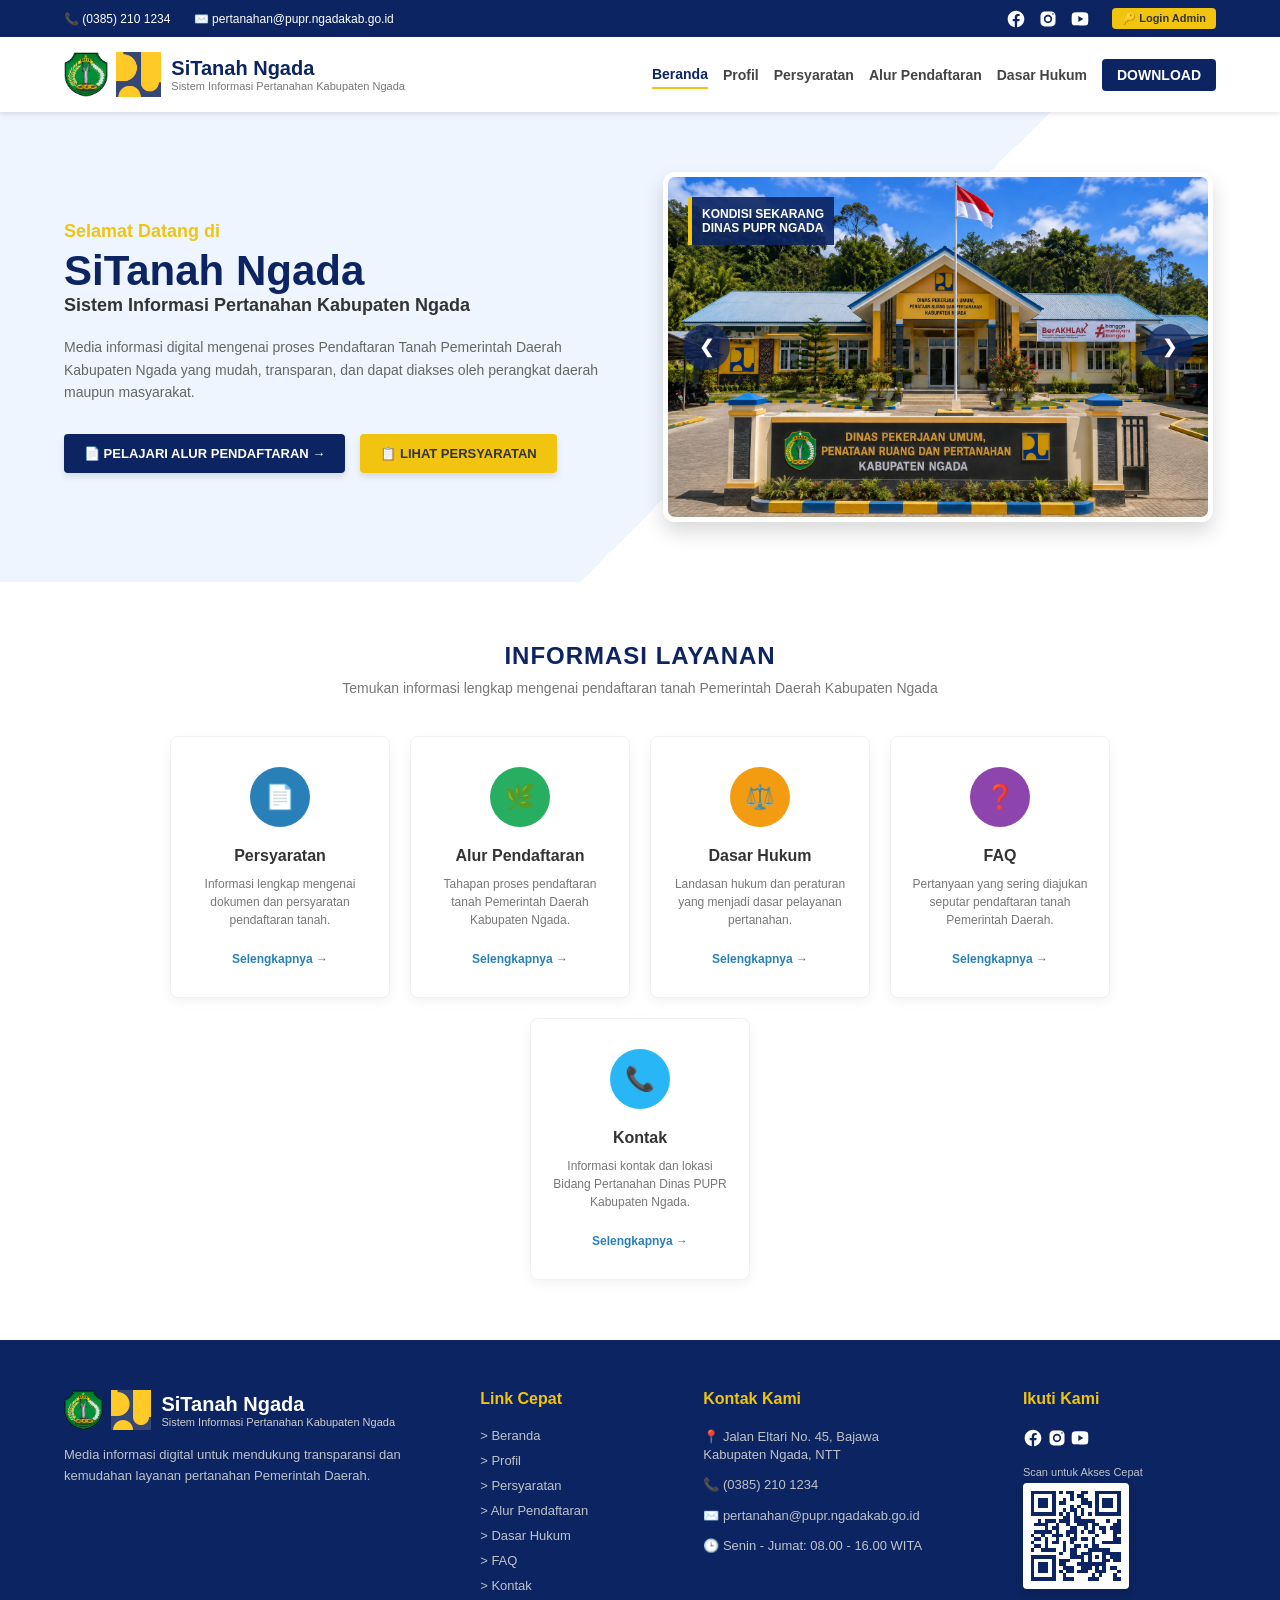
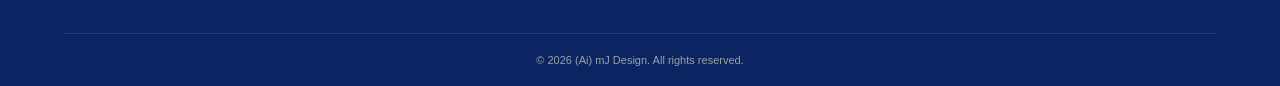
<file: index.html>
<!DOCTYPE html>
<html lang="id">
<head>
    <meta charset="UTF-8">
    <meta name="viewport" content="width=device-width, initial-scale=1.0">
    <title>SiTanah Ngada - Sistem Informasi Pertanahan</title>
    <link rel="stylesheet" href="style.css">
</head>
<body>

    <!-- TOP BAR -->
    <div class="top-bar">
        <div class="container top-bar-content">
            <div class="top-info">
                <span>📞 (0385) 210 1234</span>
                <span>✉️ pertanahan@pupr.ngadakab.go.id</span>
            </div>
            <!--div class="top-social">
                <span>📘</span> <span>📸</span> <span>📺</span>
            </div-->
            <div class="top-social">
                <!-- Facebook Icon -->
                <a href="#" aria-label="Facebook">
                    <!--svg width="16" height="16" fill="currentColor" viewBox="0 0 16 16">
                        <path d="M16 8.049c0-4.446-3.582-8.05-8-8.05C3.58 0-.002 3.603-.002 8.05c0 4.017 2.926 7.347 6.75 7.951v-5.625h-2.03V8.05H6.75V6.275c0-2.017 1.195-3.131 3.022-3.131.876 0 1.791.157 1.791.157v1.98h-1.009c-.993 0-1.303.621-1.303 1.258v1.51h2.218l-.354 2.326H9.25V16c3.824-.604 6.75-3.934 6.75-7.951z"/>
                    </svg-->
                    <svg xmlns="http://www.w3.org/2000/svg" x="0px" y="0px" fill="currentColor" width="20" height="20" viewBox="0 0 24 24">
                        <path d="M12,2C6.477,2,2,6.477,2,12c0,5.013,3.693,9.153,8.505,9.876V14.65H8.031v-2.629h2.474v-1.749 c0-2.896,1.411-4.167,3.818-4.167c1.153,0,1.762,0.085,2.051,0.124v2.294h-1.642c-1.022,0-1.379,0.969-1.379,2.061v1.437h2.995 l-0.406,2.629h-2.588v7.247C18.235,21.236,22,17.062,22,12C22,6.477,17.523,2,12,2z"></path>
                    </svg>
                </a>
                <!-- Instagram Icon -->
                <a href="#" aria-label="Instagram">
                    <!--svg width="16" height="16" fill="currentColor" viewBox="0 0 16 16">
                        <path d="M8 0C5.829 0 5.556.01 4.703.048 3.85.088 3.269.222 2.76.42a3.917 3.917 0 0 0-1.417.923A3.893 3.893 0 0 0 .42 2.76C.222 3.268.087 3.85.048 4.7.01 5.555 0 5.827 0 8.001c0 2.172.01 2.444.048 3.297.04.852.174 1.433.372 1.942.205.526.478.972.923 1.417.444.445.89.719 1.416.923.51.198 1.09.333 1.942.372C5.555 15.99 5.827 16 8 16s2.444-.01 3.298-.048c.851-.04 1.434-.174 1.943-.372a3.916 3.916 0 0 0 1.416-.923c.445-.445.718-.891.923-1.417.197-.509.332-1.09.372-1.942C15.99 10.445 16 10.173 16 8s-.01-2.444-.048-3.298c-.04-.851-.175-1.433-.372-1.941a3.926 3.926 0 0 0-.923-1.417A3.911 3.911 0 0 0 13.24.42c-.51-.198-1.092-.333-1.943-.372C10.443.01 10.172 0 7.998 0h.003zm-.717 1.442h.718c2.136 0 2.389.007 3.232.046.78.035 1.204.166 1.486.275.373.145.64.319.92.599.28.28.453.546.598.92.11.281.24.705.275 1.485.039.843.047 1.096.047 3.231s-.008 2.389-.047 3.232c-.035.78-.166 1.203-.275 1.485a2.47 2.47 0 0 1-.599.919c-.28.28-.546.453-.92.598-.28.11-.704.24-1.485.276-.843.038-1.096.047-3.232.047s-2.39-.009-3.233-.047c-.78-.036-1.203-.166-1.485-.276a2.478 2.478 0 0 1-.92-.598 2.48 2.48 0 0 1-.6-.92c-.109-.281-.24-.705-.275-1.485-.038-.843-.046-1.096-.046-3.233 0-2.136.008-2.388.046-3.231.036-.78.166-1.204.276-1.486.145-.373.319-.64.599-.92.28-.28.546-.453.92-.598.282-.11.705-.24 1.485-.276.738-.034 1.024-.044 2.515-.045v.002zm4.988 1.328a.96.96 0 1 0 0 1.92.96.96 0 0 0 0-1.92zm-4.27 1.122a4.109 4.109 0 1 0 0 8.217 4.109 4.109 0 0 0 0-8.217zm0 1.441a2.667 2.667 0 1 1 0 5.334 2.667 2.667 0 0 1 0-5.334z"/>
                    </svg-->
                    <svg xmlns="http://www.w3.org/2000/svg" x="0px" y="0px" fill="currentColor" width="20" height="20" viewBox="0 0 24 24">
                        <path d="M 8 3 C 5.239 3 3 5.239 3 8 L 3 16 C 3 18.761 5.239 21 8 21 L 16 21 C 18.761 21 21 18.761 21 16 L 21 8 C 21 5.239 18.761 3 16 3 L 8 3 z M 18 5 C 18.552 5 19 5.448 19 6 C 19 6.552 18.552 7 18 7 C 17.448 7 17 6.552 17 6 C 17 5.448 17.448 5 18 5 z M 12 7 C 14.761 7 17 9.239 17 12 C 17 14.761 14.761 17 12 17 C 9.239 17 7 14.761 7 12 C 7 9.239 9.239 7 12 7 z M 12 9 A 3 3 0 0 0 9 12 A 3 3 0 0 0 12 15 A 3 3 0 0 0 15 12 A 3 3 0 0 0 12 9 z"></path>
                    </svg>
                </a>
                <!-- YouTube Icon -->
                <a href="#" aria-label="YouTube">
                    <!--svg width="16" height="16" fill="currentColor" viewBox="0 0 16 16">
                        <path d="M8.051 1.999h.089c.822.003 4.987.033 6.11.335a2.01 2.01 0 0 1 1.415 1.42c.101.38.172.883.22 1.402l.01.104.022.26.008.104c.065.914.073 1.77.074 1.957v.075c-.001.194-.01 1.108-.082 2.06l-.008.105-.009.104c-.05 1.55-.174 1.902-.223 2.084a2.01 2.01 0 0 1-1.415 1.42c-1.117.299-5.273.33-6.1l.034c-.815-.003-4.977-.033-6.1-.335a2.01 2.01 0 0 1-1.415-1.42c-.101-.38-.172-.882-.22-1.402l-.013-.104-.018-.233-.007-.104c-.065-.914-.073-1.77-.074-1.957v-.075c.001-.194.01-1.108.082-2.06l.004-.105.01-.104c.05-1.55.174-1.902.223-2.084a2.01 2.01 0 0 1 1.415-1.42c1.117-.299 5.273-.33 6.1-.33h.089zm-1.67 3.375v4.25l4.015-2.125-4.015-2.125z"/>
                    </svg-->
                    <svg xmlns="http://www.w3.org/2000/svg" x="0px" y="0px" fill="currentColor" width="20" height="20" viewBox="0 0 24 24">
                        <path d="M21.582,6.186c-0.23-0.86-0.908-1.538-1.768-1.768C18.254,4,12,4,12,4S5.746,4,4.186,4.418 c-0.86,0.23-1.538,0.908-1.768,1.768C2,7.746,2,12,2,12s0,4.254,0.418,5.814c0.23,0.86,0.908,1.538,1.768,1.768 C5.746,20,12,20,12,20s6.254,0,7.814-0.418c0.861-0.23,1.538-0.908,1.768-1.768C22,16.254,22,12,22,12S22,7.746,21.582,6.186z M10,15.464V8.536L16,12L10,15.464z"></path>
                    </svg>
                </a>
                <!-- TOMBOL LOGIN BARU -->
                <button onclick="bukaModalLogin()" class="btn-top-login">🔑 Login Admin</button>
            </div>
        </div>
    </div>

    <!-- NAVBAR -->
    <header class="navbar">
        <div class="container nav-content">
            <!--div class="logo-area">
                <div class="logo-placeholder">🟢</div>
                <div>
                    <h1 class="logo-title">SiTanah Ngada</h1>
                    <p class="logo-subtitle">Sistem Informasi Pertanahan Kabupaten Ngada</p>
                </div>
            </div-->

            <div class="logo-area">
                <div class="logo-images">
                    <!-- Logo Kabupaten Ngada -->
                    <img src="logo/Ngada.png" alt="Logo Kabupaten Ngada" class="web-logo">
                    <!-- Logo PUPR -->
                    <img src="logo/LogoPU.jpg" alt="Logo PUPR" class="web-logo">
                </div>
                <div>
                    <h1 class="logo-title">SiTanah Ngada</h1>
                    <p class="logo-subtitle">Sistem Informasi Pertanahan Kabupaten Ngada</p>
                </div>
            </div>

            <nav class="nav-links">
                <a href="#" class="active">Beranda</a>
                <a href="profil.html">Profil</a>
                <a href="persyaratan.html">Persyaratan</a>
                <a href="alur.html">Alur Pendaftaran</a>
                <a href="dasar-hukum.html">Dasar Hukum</a>
                <!--a href="#">FAQ</a>
                <a href="#">Kontak</a-->
                <a href="#" class="btn-contact-nav">DOWNLOAD</a>
            </nav>
        </div>
    </header>

    <!-- HERO SECTION -->
    <section class="hero">
        <div class="container hero-content">
            <div class="hero-text">
                <p class="hero-welcome">Selamat Datang di</p>
                <h2 class="hero-title">SiTanah Ngada</h2>
                <h3 class="hero-subtitle">Sistem Informasi Pertanahan Kabupaten Ngada</h3>
                <p class="hero-desc">
                    Media informasi digital mengenai proses Pendaftaran Tanah Pemerintah Daerah Kabupaten Ngada yang mudah, transparan, dan dapat diakses oleh perangkat daerah maupun masyarakat.
                </p>
                <div class="hero-buttons">
                    <a href="alur.html" class="btn btn-blue">📄 PELAJARI ALUR PENDAFTARAN →</a>
                    <a href="persyaratan.html" class="btn btn-yellow">📋 LIHAT PERSYARATAN</a>
                </div>
            </div>

            <div class="hero-image-container">
                <!-- Wrapper untuk slider -->
                <div class="slider-wrapper">
                    <div class="slider">
                        <!-- Slide 1 (Gedung Baru) -->
                        <div class="slide" id="slide-1">
                            <img src="pic/pu_depan.png" alt="Dinas PUPR Kabupaten Ngada Baru">
                            <div class="building-tag">KONDISI SEKARANG<br>DINAS PUPR NGADA</div>
                        </div>
                        <!-- Slide 2 (Gedung Lama) -->
                        <div class="slide" id="slide-2">
                            <img src="pic/pu_blakang.jpeg" alt="Dinas PUPR Kabupaten Ngada Lama">
                            <div class="building-tag">KONDISI SEBELUMNYA<br>DINAS PUPR NGADA</div>
                        </div>
                    </div>
                    
                    <!-- Tombol Navigasi Manual Kiri & Kanan -->
                    <a href="#slide-2" class="slider-nav nav-prev">&#10094;</a>
                    <a href="#slide-1" class="slider-nav nav-next">&#10095;</a>
                </div>
            </div>


            <!--div class="hero-image-container">
                <!-- Placeholder untuk gedung Dinas PUPR --
                <div class="building-placeholder">
                    <div class="building-tag">DINAS PUPR<br>KABUPATEN NGADA</div>
                </div>
            </div-->
        </div>
    </section>

    <!-- SERVICE INFO SECTION -->
    <section class="services">
        <div class="container">
            <div class="services-header">
                <h2>INFORMASI LAYANAN</h2>
                <p>Temukan informasi lengkap mengenai pendaftaran tanah Pemerintah Daerah Kabupaten Ngada</p>
            </div>
            
            <div class="services-grid">
                <!-- Card 1 -->
                <div class="card">
                    <div class="card-icon icon-blue">📄</div>
                    <h3>Persyaratan</h3>
                    <p>Informasi lengkap mengenai dokumen dan persyaratan pendaftaran tanah.</p>
                    <a href="persyaratan.html">Selengkapnya →</a>
                </div>
                <!-- Card 2 -->
                <div class="card">
                    <div class="card-icon icon-green">🌿</div>
                    <h3>Alur Pendaftaran</h3>
                    <p>Tahapan proses pendaftaran tanah Pemerintah Daerah Kabupaten Ngada.</p>
                    <a href="alur.html">Selengkapnya →</a>
                </div>
                <!-- Card 3 -->
                <div class="card">
                    <div class="card-icon icon-orange">⚖️</div>
                    <h3>Dasar Hukum</h3>
                    <p>Landasan hukum dan peraturan yang menjadi dasar pelayanan pertanahan.</p>
                    <a href="dasar-hukum.html">Selengkapnya →</a>
                </div>
                <!-- Card 4 -->
                <div class="card">
                    <div class="card-icon icon-purple">❓</div>
                    <h3>FAQ</h3>
                    <p>Pertanyaan yang sering diajukan seputar pendaftaran tanah Pemerintah Daerah.</p>
                    <a href="faq.html">Selengkapnya →</a>
                </div>
                <!-- Card 5 -->
                <div class="card">
                    <div class="card-icon icon-lightblue">📞</div>
                    <h3>Kontak</h3>
                    <p>Informasi kontak dan lokasi Bidang Pertanahan Dinas PUPR Kabupaten Ngada.</p>
                    <a href="kontak.html">Selengkapnya →</a>
                </div>
            </div>
        </div>
    </section>

    <!-- FOOTER -->
    <footer class="footer">
        <div class="container footer-grid">
            <div class="footer-brand">
                <div class="logo-area">
                    <!--div class="logo-placeholder">🟢</div-->
                    <div class="logo-images">
                        <!-- Logo Kabupaten Ngada -->
                        <img src="logo/Ngada.png" alt="Logo Kabupaten Ngada" class="web-logo">
                        <!-- Logo PUPR -->
                        <img src="logo/LogoPU.jpg" alt="Logo PUPR" class="web-logo">
                    </div>
                    <!--div>
                        <h1 class="logo-title">SiTanah Ngada</h1>
                        <p class="logo-subtitle">Sistem Informasi Pertanahan Kabupaten Ngada</p>
                    </div-->    
                    <div>
                        <h3 class="logo-title" style="color: white;">SiTanah Ngada</h3>
                        <p class="logo-subtitle" style="color: #ccc;">Sistem Informasi Pertanahan Kabupaten Ngada</p>
                    </div>
                </div>
                <p class="footer-desc">Media informasi digital untuk mendukung transparansi dan kemudahan layanan pertanahan Pemerintah Daerah.</p>
            </div>

            <div class="footer-links">
                <h4>Link Cepat</h4>
                <ul>
                    <li><a href="#">&gt; Beranda</a></li>
                    <li><a href="#">&gt; Profil</a></li>
                    <li><a href="#">&gt; Persyaratan</a></li>
                    <li><a href="#">&gt; Alur Pendaftaran</a></li>
                    <li><a href="#">&gt; Dasar Hukum</a></li>
                    <li><a href="#">&gt; FAQ</a></li>
                    <li><a href="#">&gt; Kontak</a></li>
                </ul>
            </div>

            <div class="footer-contact">
                <h4>Kontak Kami</h4>
                <p>📍 Jalan Eltari No. 45, Bajawa<br>Kabupaten Ngada, NTT</p>
                <p>📞 (0385) 210 1234</p>
                <p>✉️ pertanahan@pupr.ngadakab.go.id</p>
                <p>🕒 Senin - Jumat: 08.00 - 16.00 WITA</p>
            </div>

            <div class="footer-social">
                <h4>Ikuti Kami</h4>
                <div class="social-icons">
                    <!--span>📘</span> <span>📸</span> <span>📺</span-->
                    <!-- Facebook Icon -->
                    <a href="#" aria-label="Facebook">
                        <!--svg width="16" height="16" fill="currentColor" viewBox="0 0 16 16">
                            <path d="M16 8.049c0-4.446-3.582-8.05-8-8.05C3.58 0-.002 3.603-.002 8.05c0 4.017 2.926 7.347 6.75 7.951v-5.625h-2.03V8.05H6.75V6.275c0-2.017 1.195-3.131 3.022-3.131.876 0 1.791.157 1.791.157v1.98h-1.009c-.993 0-1.303.621-1.303 1.258v1.51h2.218l-.354 2.326H9.25V16c3.824-.604 6.75-3.934 6.75-7.951z"/>
                        </svg-->
                        <svg xmlns="http://www.w3.org/2000/svg" x="0px" y="0px" fill="currentColor" width="20" height="20" viewBox="0 0 24 24">
                            <path d="M12,2C6.477,2,2,6.477,2,12c0,5.013,3.693,9.153,8.505,9.876V14.65H8.031v-2.629h2.474v-1.749 c0-2.896,1.411-4.167,3.818-4.167c1.153,0,1.762,0.085,2.051,0.124v2.294h-1.642c-1.022,0-1.379,0.969-1.379,2.061v1.437h2.995 l-0.406,2.629h-2.588v7.247C18.235,21.236,22,17.062,22,12C22,6.477,17.523,2,12,2z"></path>
                        </svg>
                    </a>
                    <!-- Instagram Icon -->
                    <a href="#" aria-label="Instagram">
                        <!--svg width="16" height="16" fill="currentColor" viewBox="0 0 16 16">
                            <path d="M8 0C5.829 0 5.556.01 4.703.048 3.85.088 3.269.222 2.76.42a3.917 3.917 0 0 0-1.417.923A3.893 3.893 0 0 0 .42 2.76C.222 3.268.087 3.85.048 4.7.01 5.555 0 5.827 0 8.001c0 2.172.01 2.444.048 3.297.04.852.174 1.433.372 1.942.205.526.478.972.923 1.417.444.445.89.719 1.416.923.51.198 1.09.333 1.942.372C5.555 15.99 5.827 16 8 16s2.444-.01 3.298-.048c.851-.04 1.434-.174 1.943-.372a3.916 3.916 0 0 0 1.416-.923c.445-.445.718-.891.923-1.417.197-.509.332-1.09.372-1.942C15.99 10.445 16 10.173 16 8s-.01-2.444-.048-3.298c-.04-.851-.175-1.433-.372-1.941a3.926 3.926 0 0 0-.923-1.417A3.911 3.911 0 0 0 13.24.42c-.51-.198-1.092-.333-1.943-.372C10.443.01 10.172 0 7.998 0h.003zm-.717 1.442h.718c2.136 0 2.389.007 3.232.046.78.035 1.204.166 1.486.275.373.145.64.319.92.599.28.28.453.546.598.92.11.281.24.705.275 1.485.039.843.047 1.096.047 3.231s-.008 2.389-.047 3.232c-.035.78-.166 1.203-.275 1.485a2.47 2.47 0 0 1-.599.919c-.28.28-.546.453-.92.598-.28.11-.704.24-1.485.276-.843.038-1.096.047-3.232.047s-2.39-.009-3.233-.047c-.78-.036-1.203-.166-1.485-.276a2.478 2.478 0 0 1-.92-.598 2.48 2.48 0 0 1-.6-.92c-.109-.281-.24-.705-.275-1.485-.038-.843-.046-1.096-.046-3.233 0-2.136.008-2.388.046-3.231.036-.78.166-1.204.276-1.486.145-.373.319-.64.599-.92.28-.28.546-.453.92-.598.282-.11.705-.24 1.485-.276.738-.034 1.024-.044 2.515-.045v.002zm4.988 1.328a.96.96 0 1 0 0 1.92.96.96 0 0 0 0-1.92zm-4.27 1.122a4.109 4.109 0 1 0 0 8.217 4.109 4.109 0 0 0 0-8.217zm0 1.441a2.667 2.667 0 1 1 0 5.334 2.667 2.667 0 0 1 0-5.334z"/>
                        </svg-->
                        <svg xmlns="http://www.w3.org/2000/svg" x="0px" y="0px" fill="currentColor" width="20" height="20" viewBox="0 0 24 24">
                            <path d="M 8 3 C 5.239 3 3 5.239 3 8 L 3 16 C 3 18.761 5.239 21 8 21 L 16 21 C 18.761 21 21 18.761 21 16 L 21 8 C 21 5.239 18.761 3 16 3 L 8 3 z M 18 5 C 18.552 5 19 5.448 19 6 C 19 6.552 18.552 7 18 7 C 17.448 7 17 6.552 17 6 C 17 5.448 17.448 5 18 5 z M 12 7 C 14.761 7 17 9.239 17 12 C 17 14.761 14.761 17 12 17 C 9.239 17 7 14.761 7 12 C 7 9.239 9.239 7 12 7 z M 12 9 A 3 3 0 0 0 9 12 A 3 3 0 0 0 12 15 A 3 3 0 0 0 15 12 A 3 3 0 0 0 12 9 z"></path>
                        </svg>
                    </a>
                    <!-- YouTube Icon -->
                    <a href="#" aria-label="YouTube">
                        <!--svg width="16" height="16" fill="currentColor" viewBox="0 0 16 16">
                            <path d="M8.051 1.999h.089c.822.003 4.987.033 6.11.335a2.01 2.01 0 0 1 1.415 1.42c.101.38.172.883.22 1.402l.01.104.022.26.008.104c.065.914.073 1.77.074 1.957v.075c-.001.194-.01 1.108-.082 2.06l-.008.105-.009.104c-.05 1.55-.174 1.902-.223 2.084a2.01 2.01 0 0 1-1.415 1.42c-1.117.299-5.273.33-6.1l.034c-.815-.003-4.977-.033-6.1-.335a2.01 2.01 0 0 1-1.415-1.42c-.101-.38-.172-.882-.22-1.402l-.013-.104-.018-.233-.007-.104c-.065-.914-.073-1.77-.074-1.957v-.075c.001-.194.01-1.108.082-2.06l.004-.105.01-.104c.05-1.55.174-1.902.223-2.084a2.01 2.01 0 0 1 1.415-1.42c1.117-.299 5.273-.33 6.1-.33h.089zm-1.67 3.375v4.25l4.015-2.125-4.015-2.125z"/>
                        </svg-->
                        <svg xmlns="http://www.w3.org/2000/svg" x="0px" y="0px" fill="currentColor" width="20" height="20" viewBox="0 0 24 24">
                            <path d="M21.582,6.186c-0.23-0.86-0.908-1.538-1.768-1.768C18.254,4,12,4,12,4S5.746,4,4.186,4.418 c-0.86,0.23-1.538,0.908-1.768,1.768C2,7.746,2,12,2,12s0,4.254,0.418,5.814c0.23,0.86,0.908,1.538,1.768,1.768 C5.746,20,12,20,12,20s6.254,0,7.814-0.418c0.861-0.23,1.538-0.908,1.768-1.768C22,16.254,22,12,22,12S22,7.746,21.582,6.186z M10,15.464V8.536L16,12L10,15.464z"></path>
                        </svg>
                    </a>
                </div>
                <p>Scan untuk Akses Cepat</p>
                <!--div class="qr-placeholder">QR Code</div-->
                <div id="qrcode" class="qr-real-box"></div>
            </div>
        </div>
        <div class="footer-bottom">
            <p>&copy; 2026 (Ai) mJ Design. All rights reserved.</p>
        </div>
    </footer>

    <!-- MODAL POPUP LOGIN ADMIN OFFLINE -->
    <div id="modalLoginAdmin" class="login-modal-overlay">
        <div class="login-modal-box">
            <span onclick="tutupModalLogin()" class="close-modal-btn">&times;</span>
            <div class="login-modal-header">
                <h3>Sistem Verifikasi Masuk</h3>
                <p>Silakan input Kredensial Admin SiTanah Ngada</p>
            </div>
            
            <form onsubmit="prosesLoginOffline(); return false;">
                <div class="login-field">
                    <label for="admin_id">ID Pengguna Admin</label>
                    <input type="text" id="admin_id" required placeholder="Masukkan ID Admin">
                </div>
                <div class="login-field">
                    <label for="admin_password">Kata Sandi (Password)</label>
                    <input type="password" id="admin_password" required placeholder="Masukkan Password">
                </div>
                <button type="submit" class="btn-login-submit">🔓 Verifikasi & Masuk</button>
            </form>
        </div>
    </div>

    <!-- LOGIKA JAVASCRIPT LOGIN OFFLINE -->
    <script>
        // Fungsi memunculkan pop-up login
        function bukaModalLogin() {
            document.getElementById('modalLoginAdmin').style.display = 'flex';
        }

        // Fungsi menyembunyikan pop-up login
        function tutupModalLogin() {
            document.getElementById('modalLoginAdmin').style.display = 'none';
        }

        // Fungsi memeriksa ID dan Password secara offline
        function prosesLoginOffline() {
            const idInput = document.getElementById('admin_id').value;
            const pwdInput = document.getElementById('admin_password').value;

            // Kredensial pencocokan offline
            const ID_VALID = "admin_sitanah";
            const PWD_VALID = "ngadabangkit2026";

            if (idInput === ID_VALID && pwdInput === PWD_VALID) {
                alert('Verifikasi Berhasil! Selamat datang di Panel Admin.');
                window.location.href = 'admin.html'; // Pindah ke halaman admin.html
            } else {
                alert('Gagal! ID Admin atau Password salah. Silakan periksa kembali.');
                document.getElementById('admin_password').value = ''; // Kosongkan password saja
            }
        }

        // Menutup modal otomatis jika user mengklik area background gelap di luar kotak form
        window.onclick = function(event) {
            const modal = document.getElementById('modalLoginAdmin');
            if (event.target == modal) {
                modal.display = 'none';
            }
        }
    </script>

    <!-- 2. PANGGIL FILE LIBRARY SCRIPT OFFLINE (Letakkan sebelum tag penutup body) -->
    <script src="qrcode.min.js"></script>
    <!-- 3. KODE INSTAN UNTUK MEMBUAT GAMBAR QR CODE -->
    <script>
        // Jalankan pembuatan QR code setelah halaman selesai dimuat browser
        window.addEventListener('DOMContentLoaded', (event) => {
            // Targetkan element dengan ID 'qrcode'
            new QRCode(document.getElementById("qrcode"), {
                text: "index.html", // Isikan link website atau nama file lokal utama Anda di sini
                width: 90,          // Lebar gambar QR Code (dalam pixel)
                height: 90,         // Tinggi gambar QR Code (dalam pixel)
                colorDark : "#0c2461", // Warna kotak QR (disesuaikan dengan warna biru khas Ngada)
                colorLight : "#ffffff", // Warna latar belakang QR
                correctLevel : QRCode.CorrectLevel.H // Tingkat akurasi scan tinggi
            });
        });
    </script>
    
</body>
</html>
</file>
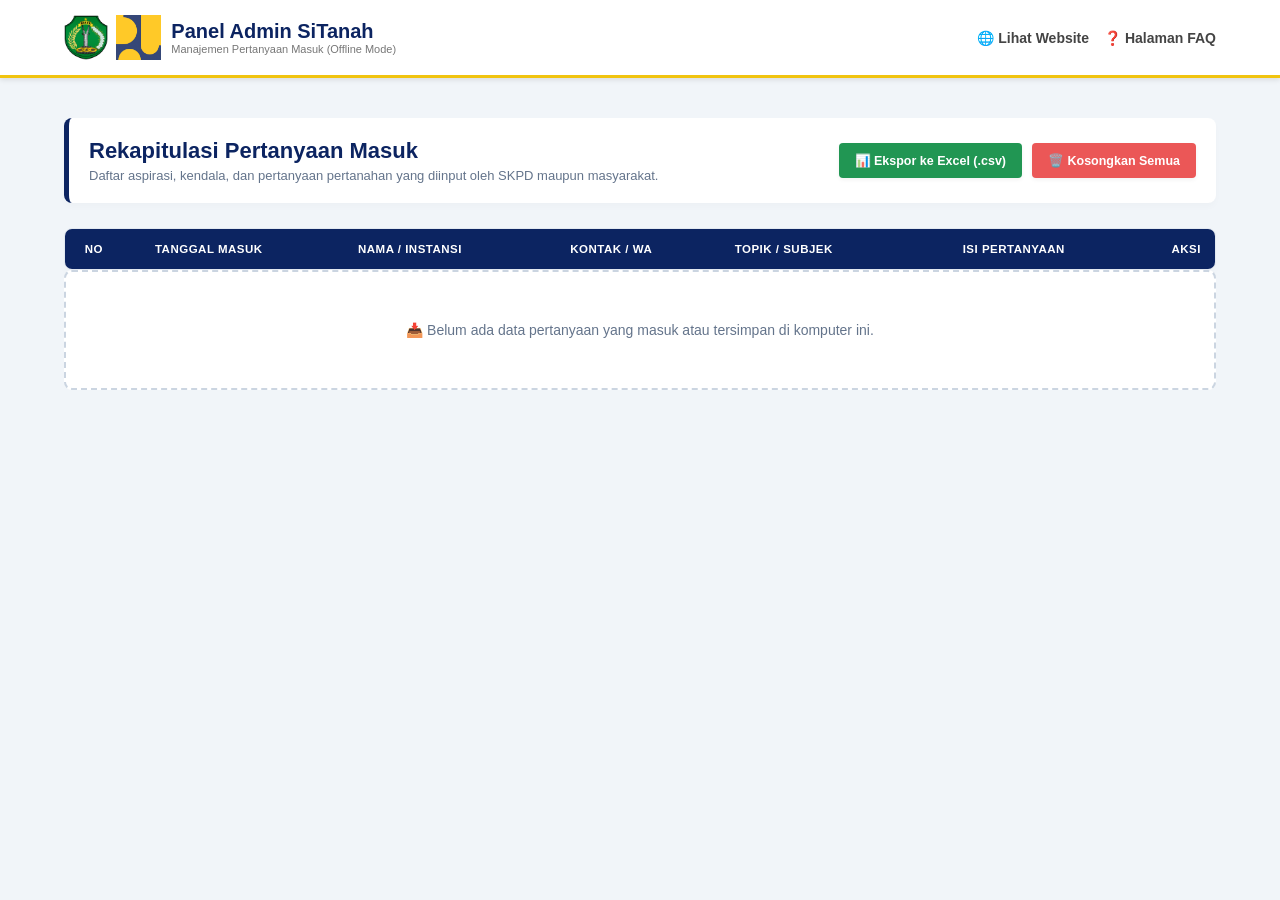
<file: admin - CopyMaster.html>
<!DOCTYPE html>
<html lang="id">
<head>
    <meta charset="UTF-8">
    <meta name="viewport" content="width=device-width, initial-scale=1.0">
    <title>Panel Admin - SiTanah Ngada</title>
    <link rel="stylesheet" href="style.css">
</head>
<body style="background-color: #f1f5f9;">

    <!-- HEADER ADMIN -->
    <header class="navbar" style="position: static; border-bottom: 3px solid #f1c40f;">
        <div class="container nav-content">
            <div class="logo-area">
                <div class="logo-images">
                    <img src="logo/Ngada.png" alt="Logo Kabupaten Ngada" class="web-logo">
                    <img src="logo/LogoPU.jpg" alt="Logo PUPR" class="web-logo">
                </div>
                <div>
                    <h1 class="logo-title">Panel Admin SiTanah</h1>
                    <p class="logo-subtitle">Manajemen Pertanyaan Masuk (Offline Mode)</p>
                </div>
            </div>
            <nav class="nav-links">
                <a href="index.html">🌐 Lihat Website</a>
                <a href="faq.html">❓ Halaman FAQ</a>
            </nav>
        </div>
    </header>

    <!-- KONTEN UTAMA ADMIN -->
    <main class="container" style="margin-top: 40px; margin-bottom: 60px;">
        <div class="admin-dashboard-header">
            <div>
                <h2>Rekapitulasi Pertanyaan Masuk</h2>
                <p>Daftar aspirasi, kendala, dan pertanyaan pertanahan yang diinput oleh SKPD maupun masyarakat.</p>
            </div>
            <div class="admin-actions">
                <!-- Tombol Ekspor ke Excel/CSV -->
                <button onclick="eksporKeCSV()" class="btn-admin btn-export">📊 Ekspor ke Excel (.csv)</button>
                <!-- Tombol Bersihkan Semua Data -->
                <button onclick="hapusSemuaData()" class="btn-admin btn-danger-all">🗑️ Kosongkan Semua</button>
            </div>
        </div>

        <!-- TABEL DATA -->
        <div class="table-responsive">
            <table class="admin-table" id="tabelPertanyaan">
                <thead>
                    <tr>
                        <th style="width: 5%;">No</th>
                        <th style="width: 15%;">Tanggal Masuk</th>
                        <th style="width: 20%;">Nama / Instansi</th>
                        <th style="width: 15%;">Kontak / WA</th>
                        <th style="width: 15%;">Topik / Subjek</th>
                        <th style="width: 25%;">Isi Pertanyaan</th>
                        <th style="width: 5%;">Aksi</th>
                    </tr>
                </thead>
                <tbody id="bodyTabel">
                    <!-- Data dari localStorage akan dirender di sini via JavaScript -->
                </tbody>
            </table>
        </div>

        <!-- NOTIFIKASI JIKA DATA KOSONG -->
        <div id="notifikasiKosong" class="empty-state" style="display: none;">
            📥 Belum ada data pertanyaan yang masuk atau tersimpan di komputer ini.
        </div>
    </main>

    <!-- CORE JAVASCRIPT ADMIN OFFLINE -->
    <script>
        // 1. Fungsi Utama untuk memuat data dari localStorage komputer
        function muatDataAdmin() {
            const bodyTabel = document.getElementById('bodyTabel');
            const notifikasiKosong = document.getElementById('notifikasiKosong');
            
            // Ambil data lokal
            let daftarPertanyaan = JSON.parse(localStorage.getItem('data_sitanah_faq')) || [];

            // Bersihkan isi tabel lama
            bodyTabel.innerHTML = '';

            if (daftarPertanyaan.length === 0) {
                notifikasiKosong.style.display = 'block';
                return;
            } else {
                notifikasiKosong.style.display = 'none';
            }

            // Loop untuk memasukkan baris data ke dalam tabel
            daftarPertanyaan.forEach((item, index) => {
                const baris = document.createElement('tr');
                
                baris.innerHTML = `
                    <td>${index + 1}</td>
                    <td class="txt-sm">${item.tanggal || '-'}</td>
                    <td class="txt-bold">${escapeHTML(item.nama)}</td>
                    <td><a href="https://wa.me{item.kontak.replace(/[^0-9]/g, '')}" target="_blank" class="link-wa">🟢 ${escapeHTML(item.kontak)}</a></td>
                    <td class="txt-italic">${escapeHTML(item.subjek || 'Umum')}</td>
                    <td class="txt-left">${escapeHTML(item.isi)}</td>
                    <td>
                        <button onclick="hapusSatuData(${index})" class="btn-delete-row" title="Hapus Baris Ini">❌</button>
                    </td>
                `;
                
                bodyTabel.appendChild(baris);
            });
        }

        // 2. Fungsi untuk menghapus salah satu baris pertanyaan
        function hapusSatuData(index) {
            if (confirm('Apakah Anda yakin ingin menghapus data pertanyaan pada baris ini?')) {
                let daftarPertanyaan = JSON.parse(localStorage.getItem('data_sitanah_faq')) || [];
                daftarPertanyaan.splice(index, 1); // Hapus 1 elemen pada indeks terpilih
                localStorage.setItem('data_sitanah_faq', JSON.stringify(daftarPertanyaan));
                muatDataAdmin(); // Segarkan tampilan tabel
            }
        }

        // 3. Fungsi untuk mengosongkan seluruh isi tabel database lokal
        function hapusSemuaData() {
            if (confirm('PERINGATAN! Anda akan menghapus seluruh data pertanyaan di komputer ini secara permanen. Lanjutkan?')) {
                localStorage.removeItem('data_sitanah_faq');
                muatDataAdmin();
            }
        }

        // 4. Fungsi Ekspor Data Murni Offline ke Format file CSV (Bisa langsung dibuka di Excel)
        function eksporKeCSV() {
            let daftarPertanyaan = JSON.parse(localStorage.getItem('data_sitanah_faq')) || [];
            
            if (daftarPertanyaan.length === 0) {
                alert('Tidak ada data yang bisa diekspor.');
                return;
            }

            // Atur baris judul kolom Excel (Header) dengan format UTF-8 agar support Excel Indonesia
            let csvContent = "\uFEFF"; // Byte Order Mark (BOM) agar huruf/simbol terbaca rapi di Excel
            csvContent += "No;Tanggal Masuk;Nama Instansi / Pengirim;Nomor Kontak;Topik;Isi Pertanyaan\r\n";

            // Masukkan data baris demi baris menggunakan pemisah titik koma (;) standar Excel regional Indonesia
            daftarPertanyaan.forEach((item, index) => {
                let row = `${index + 1};` +
                          `"${(item.tanggal || '').replace(/"/g, '""')}";` +
                          `"${item.nama.replace(/"/g, '""')}";` +
                          `"${item.kontak.replace(/"/g, '""')}";` +
                          `"${(item.subjek || '').replace(/"/g, '""')}";` +
                          `"${item.isi.replace(/"/g, '""')}"`;
                csvContent += row + "\r\n";
            });

            // Proses pembuatan file unduhan otomatis lewat browser offline
            const blob = new Blob([csvContent], { type: 'text/csv;charset=utf-8;' });
            const url = URL.createObjectURL(blob);
            const linkUnduh = document.createElement("a");
            
            linkUnduh.setAttribute("href", url);
            linkUnduh.setAttribute("download", `Rekap_Pertanyaan_SiTanah_Ngada_${new Date().toISOString().slice(0,10)}.csv`);
            document.body.appendChild(linkUnduh);
            
            linkUnduh.click(); // Trigger klik download otomatis
            document.body.removeChild(linkUnduh);
        }

        // Fungsi pengaman teks (XSS Protection) mencegah kerusakan script tabel
        function escapeHTML(text) {
            if (!text) return '';
            return text.replace(/&/g, "&amp;").replace(/</g, "&lt;").replace(/>/g, "&gt;").replace(/"/g, "&quot;").replace(/'/g, "&#039;");
        }

        // Jalankan fungsi muat data pertama kali saat halaman admin dibuka
        window.onload = muatDataAdmin;
    </script>
</body>
</html>
</file>
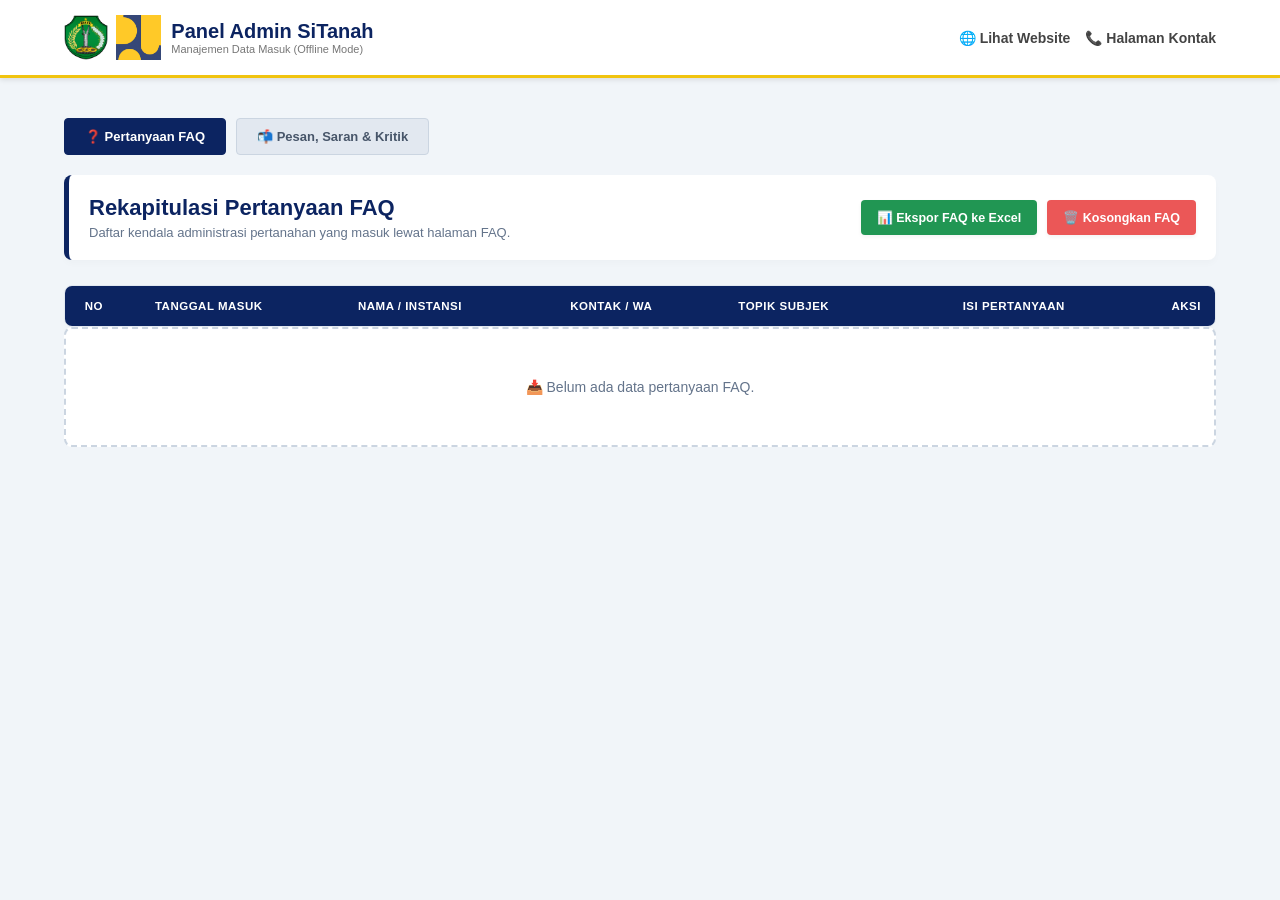
<file: admin.html>
<!DOCTYPE html>
<html lang="id">
<head>
    <meta charset="UTF-8">
    <meta name="viewport" content="width=device-width, initial-scale=1.0">
    <title>Panel Admin - SiTanah Ngada</title>
    <link rel="stylesheet" href="style.css">
    <style>
        /* Gaya tambahan untuk sistem navigasi tab admin */
        .admin-tabs { display: flex; gap: 10px; margin-bottom: 20px; }
        .tab-btn { padding: 10px 20px; font-size: 13px; font-weight: bold; border: 1px solid #cbd5e1; background-color: #e2e8f0; color: #475569; border-radius: 4px; cursor: pointer; }
        .tab-btn.active { background-color: #0c2461; color: white; border-color: #0c2461; }
        .panel-konten { display: none; }
        .panel-konten.active { display: block; }
    </style>
</head>
<body style="background-color: #f1f5f9;">

    <!-- HEADER ADMIN -->
    <header class="navbar" style="position: static; border-bottom: 3px solid #f1c40f;">
        <div class="container nav-content">
            <div class="logo-area">
                <div class="logo-images">
                    <img src="logo/Ngada.png" alt="Logo Kabupaten Ngada" class="web-logo">
                    <img src="logo/LogoPU.jpg" alt="Logo PUPR" class="web-logo">
                </div>
                <div>
                    <h1 class="logo-title">Panel Admin SiTanah</h1>
                    <p class="logo-subtitle">Manajemen Data Masuk (Offline Mode)</p>
                </div>
            </div>
            <nav class="nav-links">
                <a href="index.html">🌐 Lihat Website</a>
                <a href="kontak.html">📞 Halaman Kontak</a>
            </nav>
        </div>
    </header>

    <!-- KONTEN UTAMA ADMIN -->
    <main class="container" style="margin-top: 40px; margin-bottom: 60px;">
        
        <!-- NAVIGASI PILIHAN DATABASE -->
        <div class="admin-tabs">
            <button onclick="gantiTab('faq')" id="btn-tab-faq" class="tab-btn active">❓ Pertanyaan FAQ</button>
            <button onclick="gantiTab('saran')" id="btn-tab-saran" class="tab-btn">📬 Pesan, Saran & Kritik</button>
        </div>

        <!-- ================= PANEL 1: FAQ ================= -->
        <div id="panel-faq" class="panel-konten active">
            <div class="admin-dashboard-header">
                <div>
                    <h2>Rekapitulasi Pertanyaan FAQ</h2>
                    <p>Daftar kendala administrasi pertanahan yang masuk lewat halaman FAQ.</p>
                </div>
                <div class="admin-actions">
                    <button onclick="eksporKeCSV('faq')" class="btn-admin btn-export">📊 Ekspor FAQ ke Excel</button>
                    <button onclick="hapusSemuaData('faq')" class="btn-admin btn-danger-all">🗑️ Kosongkan FAQ</button>
                </div>
            </div>
            <div class="table-responsive">
                <table class="admin-table">
                    <thead>
                        <tr>
                            <th style="width: 5%;">No</th>
                            <th style="width: 15%;">Tanggal Masuk</th>
                            <th style="width: 20%;">Nama / Instansi</th>
                            <th style="width: 15%;">Kontak / WA</th>
                            <th style="width: 15%;">Topik Subjek</th>
                            <th style="width: 25%;">Isi Pertanyaan</th>
                            <th style="width: 5%;">Aksi</th>
                        </tr>
                    </thead>
                    <tbody id="bodyTabelFaq"></tbody>
                </table>
            </div>
            <div id="kosongFaq" class="empty-state" style="display: none;">📥 Belum ada data pertanyaan FAQ.</div>
        </div>

        <!-- ================= PANEL 2: SARAN & KRITIK ================= -->
        <div id="panel-saran" class="panel-konten">
            <div class="admin-dashboard-header" style="border-left-color: #2980b9;">
                <div>
                    <h2>Rekapitulasi Pesan, Saran & Kritik</h2>
                    <p>Daftar aspirasi dan kritik masyarakat/SKPD yang masuk lewat halaman Kontak.</p>
                </div>
                <div class="admin-actions">
                    <button onclick="eksporKeCSV('saran')" class="btn-admin btn-export" style="background-color: #2980b9;">📊 Ekspor Saran ke Excel</button>
                    <button onclick="hapusSemuaData('saran')" class="btn-admin btn-danger-all">🗑️ Kosongkan Saran</button>
                </div>
            </div>
            <div class="table-responsive">
                <table class="admin-table">
                    <thead>
                        <tr>
                            <th style="width: 5%;">No</th>
                            <th style="width: 15%;">Tanggal Masuk</th>
                            <th style="width: 25%;">Nama Pengirim / Instansi</th>
                            <th style="width: 15%;">Kontak / WA</th>
                            <th style="width: 35%;">Isi Pesan, Saran & Kritik</th>
                            <th style="width: 5%;">Aksi</th>
                        </tr>
                    </thead>
                    <tbody id="bodyTabelSaran"></tbody>
                </table>
            </div>
            <div id="kosongSaran" class="empty-state" style="display: none;">📥 Belum ada pesan saran atau kritik yang masuk.</div>
        </div>

    </main>

    <!-- CORE LOGIC ADMIN MANAGEMENT OFFLINE -->
    <script>
        // Fungsi manajemen perpindahan tab menu admin
        function gantiTab(jenis) {
            document.querySelectorAll('.panel-konten').forEach(p => p.classList.remove('active'));
            document.querySelectorAll('.tab-btn').forEach(b => b.classList.remove('active'));
            
            document.getElementById('panel-' + jenis).classList.add('active');
            document.getElementById('btn-tab-' + jenis).classList.add('active');
        }

        // Fungsi memuat data dari dua penyimpanan lokal yang berbeda
        function muatSeluruhData() {
            // --- LOAD DATA FAQ ---
            const bodyFaq = document.getElementById('bodyTabelFaq');
            const kosongFaq = document.getElementById('kosongFaq');
            let dataFaq = JSON.parse(localStorage.getItem('data_sitanah_faq')) || [];
            
            bodyFaq.innerHTML = '';
            if(dataFaq.length === 0) { kosongFaq.style.display = 'block'; } 
            else {
                kosongFaq.style.display = 'none';
                dataFaq.forEach((item, index) => {
                    bodyFaq.innerHTML += `<tr>
                        <td>${index + 1}</td>
                        <td class="txt-sm">${item.tanggal || '-'}</td>
                        <td class="txt-bold">${escapeHTML(item.nama)}</td>
                        <td><a href="https://wa.me{item.kontak.replace(/[^0-9]/g, '')}" target="_blank" class="link-wa">🟢 ${escapeHTML(item.kontak)}</a></td>
                        <td class="txt-italic">${escapeHTML(item.subjek || 'Umum')}</td>
                        <td class="txt-left">${escapeHTML(item.isi)}</td>
                        <td><button onclick="hapusBaris('faq', ${index})" class="btn-delete-row">❌</button></td>
                    </tr>`;
                });
            }

            // --- LOAD DATA SARAN & KRITIK ---
            const bodySaran = document.getElementById('bodyTabelSaran');
            const kosongSaran = document.getElementById('kosongSaran');
            let dataSaran = JSON.parse(localStorage.getItem('data_sitanah_saran')) || [];
            
            bodySaran.innerHTML = '';
            if(dataSaran.length === 0) { kosongSaran.style.display = 'block'; } 
            else {
                kosongSaran.style.display = 'none';
                dataSaran.forEach((item, index) => {
                    bodySaran.innerHTML += `<tr>
                        <td>${index + 1}</td>
                        <td class="txt-sm">${item.tanggal || '-'}</td>
                        <td class="txt-bold">${escapeHTML(item.nama)}</td>
                        <td><a href="https://wa.me{item.kontak.replace(/[^0-9]/g, '')}" target="_blank" class="link-wa">🟢 ${escapeHTML(item.kontak)}</a></td>
                        <td class="txt-left">${escapeHTML(item.isi)}</td>
                        <td><button onclick="hapusBaris('saran', ${index})" class="btn-delete-row">❌</button></td>
                    </tr>`;
                });
            }
        }

        // Fungsi menghapus salah satu baris data
        function hapusBaris(jenis, index) {
            if (confirm('Apakah Anda yakin ingin menghapus baris data terpilih ini?')) {
                const key = (jenis === 'faq') ? 'data_sitanah_faq' : 'data_sitanah_saran';
                let data = JSON.parse(localStorage.getItem(key)) || [];
                data.splice(index, 1);
                localStorage.setItem(key, JSON.stringify(data));
                muatSeluruhData();
            }
        }

        // Fungsi menghapus bersih seluruh isi satu kategori data
        function hapusSemuaData(jenis) {
            if (confirm(`PERINGATAN! Anda akan menghapus seluruh rekapan data ${jenis.toUpperCase()} di komputer ini secara permanen. Lanjutkan?`)) {
                const key = (jenis === 'faq') ? 'data_sitanah_faq' : 'data_sitanah_saran';
                localStorage.removeItem(key);
                muatSeluruhData();
            }
        }

        // 5. Fungsi Ekspor Data Murni Offline ke File Microsoft Excel (.csv) Regional Indonesia
        function eksporKeCSV(jenis) {
            const key = (jenis === 'faq') ? 'data_sitanah_faq' : 'data_sitanah_saran';
            let data = JSON.parse(localStorage.getItem(key)) || [];
            
            if (data.length === 0) { 
                alert('Gagal Ekspor! Tidak ada data rekapan yang tersedia untuk diunduh.'); 
                return; 
            }

            // Atur kode BOM UTF-8 (\uFEFF) agar Microsoft Excel membaca tanda titik koma (;) dan huruf dengan rapi
            let csvContent = "\uFEFF"; 
            
            // Susun struktur baris judul kolom (Header) dan data isian di bawahnya
            if (jenis === 'faq') {
                csvContent += "No;Tanggal Masuk;Nama Instansi / Pengirim;Nomor Kontak;Topik Subjek;Isi Pertanyaan\r\n";
                data.forEach((item, index) => {
                    // Bungkus isian kalimat teks dengan tanda kutip ganda (") agar aman jika pengguna mengetik tanda koma
                    csvContent += `${index + 1};` +
                                  `"${(item.tanggal || '-').replace(/"/g, '""')}";` +
                                  `"${item.nama.replace(/"/g, '""')}";` +
                                  `"${item.kontak.replace(/"/g, '""')}";` +
                                  `"${(item.subjek || 'Umum').replace(/"/g, '""')}";` +
                                  `"${item.isi.replace(/"/g, '""')}"\r\n`;
                });
            } else {
                csvContent += "No;Tanggal Masuk;Nama Pengirim / Instansi;Nomor Kontak;Isi Pesan Saran Kritik\r\n";
                data.forEach((item, index) => {
                    csvContent += `${index + 1};` +
                                  `"${(item.tanggal || '-').replace(/"/g, '""')}";` +
                                  `"${item.nama.replace(/"/g, '""')}";` +
                                  `"${item.kontak.replace(/"/g, '""')}";` +
                                  `"${item.isi.replace(/"/g, '""')}"\r\n`;
                });
            }

            // Jalankan trigger pembuatan file download virtual lewat browser tanpa internet
            const blob = new Blob([csvContent], { type: 'text/csv;charset=utf-8;' });
            const url = URL.createObjectURL(blob);
            const linkUnduh = document.createElement("a");
            
            linkUnduh.setAttribute("href", url);
            linkUnduh.setAttribute("download", `Rekap_${jenis.toUpperCase()}_SiTanah_Ngada_${new Date().toISOString().slice(0,10)}.csv`);
            document.body.appendChild(linkUnduh);
            
            linkUnduh.click(); // Klik unduh otomatis
            document.body.removeChild(linkUnduh); // Hapus elemen pembantu dari memori browser
        }

        // 6. Fungsi Pengaman Teks (Anti XSS Injection) dari Input Pengguna Nakal
        function escapeHTML(text) {
            if (!text) return '';
            return text.replace(/&/g, "&amp;")
                       .replace(/</g, "&lt;")
                       .replace(/>/g, "&gt;")
                       .replace(/"/g, "&quot;")
                       .replace(/'/g, "&#039;");
        }

        // Jalankan perintah muat data sesaat setelah seluruh struktur halaman admin selesai dimuat browser
        window.onload = muatSeluruhData;
    </script>
</file>
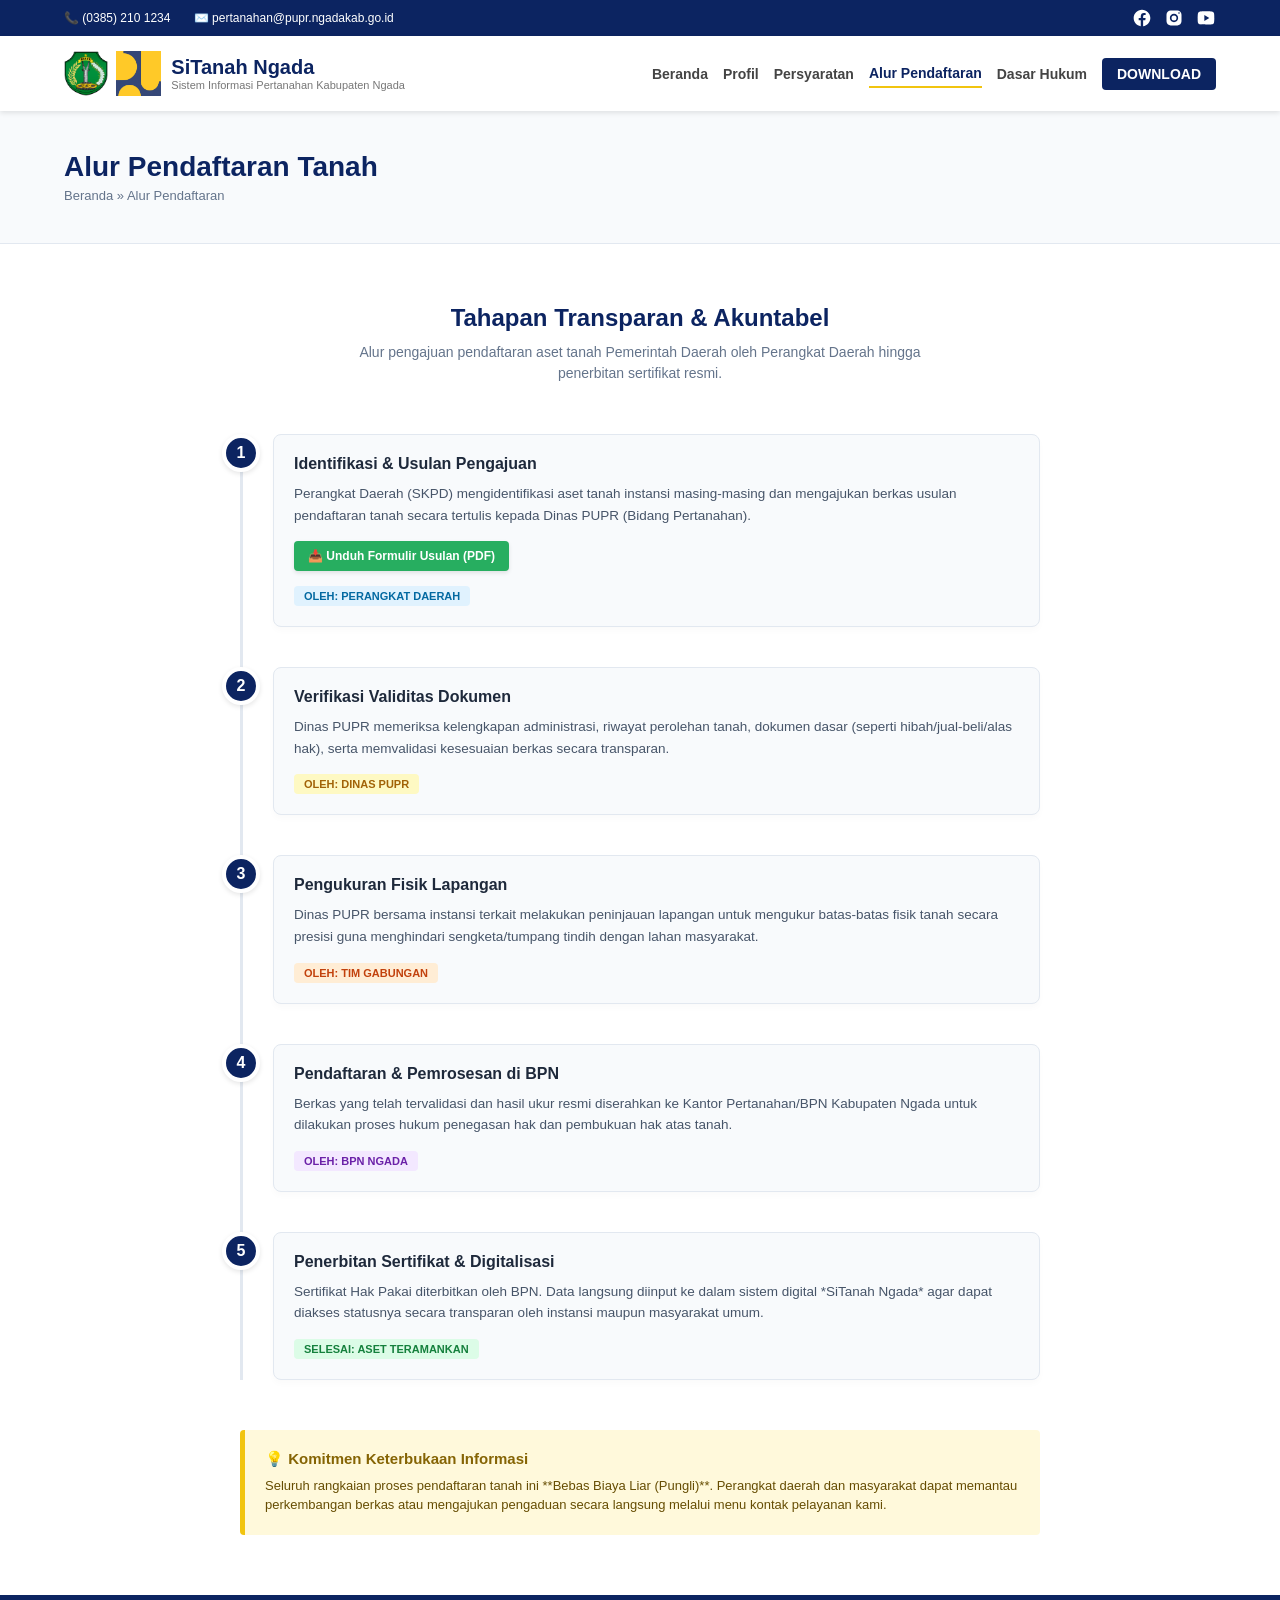
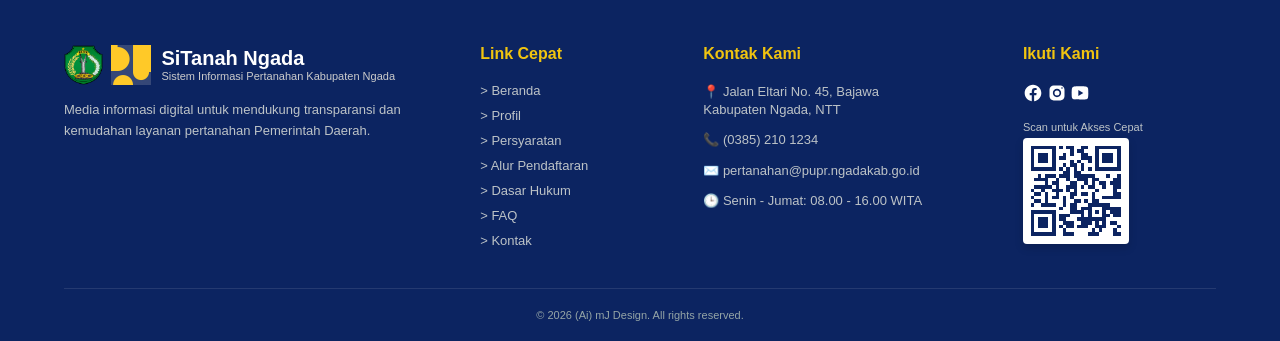
<file: alur.html>
<!DOCTYPE html>
<html lang="id">
<head>
    <meta charset="UTF-8">
    <meta name="viewport" content="width=device-width, initial-scale=1.0">
    <title>SiTanah Ngada - Sistem Informasi Pertanahan</title>
    <link rel="stylesheet" href="style.css">
</head>
<body>

    <!-- TOP BAR -->
    <div class="top-bar">
        <div class="container top-bar-content">
            <div class="top-info">
                <span>📞 (0385) 210 1234</span>
                <span>✉️ pertanahan@pupr.ngadakab.go.id</span>
            </div>
            <!--div class="top-social">
                <span>📘</span> <span>📸</span> <span>📺</span>
            </div-->
            <div class="top-social">
                <!-- Facebook Icon -->
                <a href="#" aria-label="Facebook">
                    <!--svg width="16" height="16" fill="currentColor" viewBox="0 0 16 16">
                        <path d="M16 8.049c0-4.446-3.582-8.05-8-8.05C3.58 0-.002 3.603-.002 8.05c0 4.017 2.926 7.347 6.75 7.951v-5.625h-2.03V8.05H6.75V6.275c0-2.017 1.195-3.131 3.022-3.131.876 0 1.791.157 1.791.157v1.98h-1.009c-.993 0-1.303.621-1.303 1.258v1.51h2.218l-.354 2.326H9.25V16c3.824-.604 6.75-3.934 6.75-7.951z"/>
                    </svg-->
                    <svg xmlns="http://www.w3.org/2000/svg" x="0px" y="0px" fill="currentColor" width="20" height="20" viewBox="0 0 24 24">
                        <path d="M12,2C6.477,2,2,6.477,2,12c0,5.013,3.693,9.153,8.505,9.876V14.65H8.031v-2.629h2.474v-1.749 c0-2.896,1.411-4.167,3.818-4.167c1.153,0,1.762,0.085,2.051,0.124v2.294h-1.642c-1.022,0-1.379,0.969-1.379,2.061v1.437h2.995 l-0.406,2.629h-2.588v7.247C18.235,21.236,22,17.062,22,12C22,6.477,17.523,2,12,2z"></path>
                    </svg>
                </a>
                <!-- Instagram Icon -->
                <a href="#" aria-label="Instagram">
                    <!--svg width="16" height="16" fill="currentColor" viewBox="0 0 16 16">
                        <path d="M8 0C5.829 0 5.556.01 4.703.048 3.85.088 3.269.222 2.76.42a3.917 3.917 0 0 0-1.417.923A3.893 3.893 0 0 0 .42 2.76C.222 3.268.087 3.85.048 4.7.01 5.555 0 5.827 0 8.001c0 2.172.01 2.444.048 3.297.04.852.174 1.433.372 1.942.205.526.478.972.923 1.417.444.445.89.719 1.416.923.51.198 1.09.333 1.942.372C5.555 15.99 5.827 16 8 16s2.444-.01 3.298-.048c.851-.04 1.434-.174 1.943-.372a3.916 3.916 0 0 0 1.416-.923c.445-.445.718-.891.923-1.417.197-.509.332-1.09.372-1.942C15.99 10.445 16 10.173 16 8s-.01-2.444-.048-3.298c-.04-.851-.175-1.433-.372-1.941a3.926 3.926 0 0 0-.923-1.417A3.911 3.911 0 0 0 13.24.42c-.51-.198-1.092-.333-1.943-.372C10.443.01 10.172 0 7.998 0h.003zm-.717 1.442h.718c2.136 0 2.389.007 3.232.046.78.035 1.204.166 1.486.275.373.145.64.319.92.599.28.28.453.546.598.92.11.281.24.705.275 1.485.039.843.047 1.096.047 3.231s-.008 2.389-.047 3.232c-.035.78-.166 1.203-.275 1.485a2.47 2.47 0 0 1-.599.919c-.28.28-.546.453-.92.598-.28.11-.704.24-1.485.276-.843.038-1.096.047-3.232.047s-2.39-.009-3.233-.047c-.78-.036-1.203-.166-1.485-.276a2.478 2.478 0 0 1-.92-.598 2.48 2.48 0 0 1-.6-.92c-.109-.281-.24-.705-.275-1.485-.038-.843-.046-1.096-.046-3.233 0-2.136.008-2.388.046-3.231.036-.78.166-1.204.276-1.486.145-.373.319-.64.599-.92.28-.28.546-.453.92-.598.282-.11.705-.24 1.485-.276.738-.034 1.024-.044 2.515-.045v.002zm4.988 1.328a.96.96 0 1 0 0 1.92.96.96 0 0 0 0-1.92zm-4.27 1.122a4.109 4.109 0 1 0 0 8.217 4.109 4.109 0 0 0 0-8.217zm0 1.441a2.667 2.667 0 1 1 0 5.334 2.667 2.667 0 0 1 0-5.334z"/>
                    </svg-->
                    <svg xmlns="http://www.w3.org/2000/svg" x="0px" y="0px" fill="currentColor" width="20" height="20" viewBox="0 0 24 24">
                        <path d="M 8 3 C 5.239 3 3 5.239 3 8 L 3 16 C 3 18.761 5.239 21 8 21 L 16 21 C 18.761 21 21 18.761 21 16 L 21 8 C 21 5.239 18.761 3 16 3 L 8 3 z M 18 5 C 18.552 5 19 5.448 19 6 C 19 6.552 18.552 7 18 7 C 17.448 7 17 6.552 17 6 C 17 5.448 17.448 5 18 5 z M 12 7 C 14.761 7 17 9.239 17 12 C 17 14.761 14.761 17 12 17 C 9.239 17 7 14.761 7 12 C 7 9.239 9.239 7 12 7 z M 12 9 A 3 3 0 0 0 9 12 A 3 3 0 0 0 12 15 A 3 3 0 0 0 15 12 A 3 3 0 0 0 12 9 z"></path>
                    </svg>
                </a>
                <!-- YouTube Icon -->
                <a href="#" aria-label="YouTube">
                    <!--svg width="16" height="16" fill="currentColor" viewBox="0 0 16 16">
                        <path d="M8.051 1.999h.089c.822.003 4.987.033 6.11.335a2.01 2.01 0 0 1 1.415 1.42c.101.38.172.883.22 1.402l.01.104.022.26.008.104c.065.914.073 1.77.074 1.957v.075c-.001.194-.01 1.108-.082 2.06l-.008.105-.009.104c-.05 1.55-.174 1.902-.223 2.084a2.01 2.01 0 0 1-1.415 1.42c-1.117.299-5.273.33-6.1l.034c-.815-.003-4.977-.033-6.1-.335a2.01 2.01 0 0 1-1.415-1.42c-.101-.38-.172-.882-.22-1.402l-.013-.104-.018-.233-.007-.104c-.065-.914-.073-1.77-.074-1.957v-.075c.001-.194.01-1.108.082-2.06l.004-.105.01-.104c.05-1.55.174-1.902.223-2.084a2.01 2.01 0 0 1 1.415-1.42c1.117-.299 5.273-.33 6.1-.33h.089zm-1.67 3.375v4.25l4.015-2.125-4.015-2.125z"/>
                    </svg-->
                    <svg xmlns="http://www.w3.org/2000/svg" x="0px" y="0px" fill="currentColor" width="20" height="20" viewBox="0 0 24 24">
                        <path d="M21.582,6.186c-0.23-0.86-0.908-1.538-1.768-1.768C18.254,4,12,4,12,4S5.746,4,4.186,4.418 c-0.86,0.23-1.538,0.908-1.768,1.768C2,7.746,2,12,2,12s0,4.254,0.418,5.814c0.23,0.86,0.908,1.538,1.768,1.768 C5.746,20,12,20,12,20s6.254,0,7.814-0.418c0.861-0.23,1.538-0.908,1.768-1.768C22,16.254,22,12,22,12S22,7.746,21.582,6.186z M10,15.464V8.536L16,12L10,15.464z"></path>
                    </svg>
                </a>
            </div>
        </div>
    </div>

    <!-- NAVBAR -->
    <header class="navbar">
        <div class="container nav-content">
            <!--div class="logo-area">
                <div class="logo-placeholder">🟢</div>
                <div>
                    <h1 class="logo-title">SiTanah Ngada</h1>
                    <p class="logo-subtitle">Sistem Informasi Pertanahan Kabupaten Ngada</p>
                </div>
            </div-->

            <div class="logo-area">
                <div class="logo-images">
                    <!-- Logo Kabupaten Ngada -->
                    <img src="logo/Ngada.png" alt="Logo Kabupaten Ngada" class="web-logo">
                    <!-- Logo PUPR -->
                    <img src="logo/LogoPU.jpg" alt="Logo PUPR" class="web-logo">
                </div>
                <div>
                    <h1 class="logo-title">SiTanah Ngada</h1>
                    <p class="logo-subtitle">Sistem Informasi Pertanahan Kabupaten Ngada</p>
                </div>
            </div>

            <nav class="nav-links">
                <a href="index.html">Beranda</a>
                <a href="profil.html">Profil</a>
                <a href="persyaratan.html">Persyaratan</a>
                <a href="alur.html" class="active">Alur Pendaftaran</a>
                <a href="dasar-hukum.html">Dasar Hukum</a>
                <!--a href="#">FAQ</a>
                <a href="#">Kontak</a-->
                <a href="#" class="btn-contact-nav">DOWNLOAD</a>
            </nav>
        </div>
    </header>

    <!-- BREADCRUMB BANNER -->
    <section class="page-banner">
        <div class="container">
            <h2>Alur Pendaftaran Tanah</h2>
            <p><a href="index.html">Beranda</a> &raquo; Alur Pendaftaran</p>
        </div>
    </section>

    <!-- TIMELINE FLOW SECTION -->
    <section class="timeline-section">
        <div class="container">
            <div class="section-title-center">
                <h3>Tahapan Transparan & Akuntabel</h3>
                <p>Alur pengajuan pendaftaran aset tanah Pemerintah Daerah oleh Perangkat Daerah hingga penerbitan sertifikat resmi.</p>
            </div>

            <div class="timeline">
                <!-- Tahap 1 -->
                <div class="timeline-item">
                    <div class="timeline-icon">1</div>
                    <div class="timeline-content">
                        <h4>Identifikasi & Usulan Pengajuan</h4>
                        <p>Perangkat Daerah (SKPD) mengidentifikasi aset tanah instansi masing-masing dan mengajukan berkas usulan pendaftaran tanah secara tertulis kepada Dinas PUPR (Bidang Pertanahan).</p>
                        <!-- TOMBOL UNDUH FORMULIR -->
                        <div class="download-container">
                            <a href="doc/Formulir_Usulan_Pendaftaran_Tanah.pdf" download="Formulir_Usulan_Pendaftaran_Tanah.pdf" class="btn-download">
                                📥 Unduh Formulir Usulan (PDF)
                            </a>
                        </div>
                        <span class="badge badge-skpd">Oleh: Perangkat Daerah</span>
                    </div>
                </div>

                <!-- Tahap 2 -->
                <div class="timeline-item">
                    <div class="timeline-icon">2</div>
                    <div class="timeline-content">
                        <h4>Verifikasi Validitas Dokumen</h4>
                        <p>Dinas PUPR memeriksa kelengkapan administrasi, riwayat perolehan tanah, dokumen dasar (seperti hibah/jual-beli/alas hak), serta memvalidasi kesesuaian berkas secara transparan.</p>
                        <span class="badge badge-pupr">Oleh: Dinas PUPR</span>
                    </div>
                </div>

                <!-- Tahap 3 -->
                <div class="timeline-item">
                    <div class="timeline-icon">3</div>
                    <div class="timeline-content">
                        <h4>Pengukuran Fisik Lapangan</h4>
                        <p>Dinas PUPR bersama instansi terkait melakukan peninjauan lapangan untuk mengukur batas-batas fisik tanah secara presisi guna menghindari sengketa/tumpang tindih dengan lahan masyarakat.</p>
                        <span class="badge badge-bersama">Oleh: Tim Gabungan</span>
                    </div>
                </div>

                <!-- Tahap 4 -->
                <div class="timeline-item">
                    <div class="timeline-icon">4</div>
                    <div class="timeline-content">
                        <h4>Pendaftaran & Pemrosesan di BPN</h4>
                        <p>Berkas yang telah tervalidasi dan hasil ukur resmi diserahkan ke Kantor Pertanahan/BPN Kabupaten Ngada untuk dilakukan proses hukum penegasan hak dan pembukuan hak atas tanah.</p>
                        <span class="badge badge-bpn">Oleh: BPN Ngada</span>
                    </div>
                </div>

                <!-- Tahap 5 -->
                <div class="timeline-item">
                    <div class="timeline-icon">5</div>
                    <div class="timeline-content">
                        <h4>Penerbitan Sertifikat & Digitalisasi</h4>
                        <p>Sertifikat Hak Pakai diterbitkan oleh BPN. Data langsung diinput ke dalam sistem digital *SiTanah Ngada* agar dapat diakses statusnya secara transparan oleh instansi maupun masyarakat umum.</p>
                        <span class="badge badge-sukses">Selesai: Aset Teramankan</span>
                    </div>
                </div>
            </div>

            <!-- KOTAK INFORMASI TAMBAHAN (TRANSPARANSI) -->
            <div class="info-transparansi">
                <h4>💡 Komitmen Keterbukaan Informasi</h4>
                <p>Seluruh rangkaian proses pendaftaran tanah ini **Bebas Biaya Liar (Pungli)**. Perangkat daerah dan masyarakat dapat memantau perkembangan berkas atau mengajukan pengaduan secara langsung melalui menu kontak pelayanan kami.</p>
            </div>
        </div>
    </section>
    
    <!-- HERO SECTION --
    <section class="hero">
        <div class="container hero-content">
            <div class="hero-text">
                <p class="hero-welcome">Selamat Datang di</p>
                <h2 class="hero-title">SiTanah Ngada</h2>
                <h3 class="hero-subtitle">Sistem Informasi Pertanahan Kabupaten Ngada</h3>
                <p class="hero-desc">
                    Media informasi digital mengenai proses Pendaftaran Tanah Pemerintah Daerah Kabupaten Ngada yang mudah, transparan, dan dapat diakses oleh perangkat daerah maupun masyarakat.
                </p>
                <div class="hero-buttons">
                    <a href="#" class="btn btn-blue">📄 PELAJARI ALUR PENDAFTARAN →</a>
                    <a href="#" class="btn btn-yellow">📋 LIHAT PERSYARATAN</a>
                </div>
            </div>

            <div class="hero-image-container">
                <!-- Wrapper untuk slider --
                <div class="slider-wrapper">
                    <div class="slider">
                        <!-- Slide 1 (Gedung Baru) --
                        <div class="slide" id="slide-1">
                            <img src="pic/pu_depan.png" alt="Dinas PUPR Kabupaten Ngada Baru">
                            <div class="building-tag">KONDISI SEKARANG<br>DINAS PUPR NGADA</div>
                        </div>
                        <!-- Slide 2 (Gedung Lama) --
                        <div class="slide" id="slide-2">
                            <img src="pic/pu_blakang.jpeg" alt="Dinas PUPR Kabupaten Ngada Lama">
                            <div class="building-tag">KONDISI SEBELUMNYA<br>DINAS PUPR NGADA</div>
                        </div>
                    </div>
                    
                    <!-- Tombol Navigasi Manual Kiri & Kanan --
                    <a href="#slide-2" class="slider-nav nav-prev">&#10094;</a>
                    <a href="#slide-1" class="slider-nav nav-next">&#10095;</a>
                </div>
            </div>


            <!--div class="hero-image-container">
                <!-- Placeholder untuk gedung Dinas PUPR --
                <div class="building-placeholder">
                    <div class="building-tag">DINAS PUPR<br>KABUPATEN NGADA</div>
                </div>
            </div--
        </div>
    </section>

    <!-- SERVICE INFO SECTION --
    <section class="services">
        <div class="container">
            <div class="services-header">
                <h2>INFORMASI LAYANAN</h2>
                <p>Temukan informasi lengkap mengenai pendaftaran tanah Pemerintah Daerah Kabupaten Ngada</p>
            </div>
            
            <div class="services-grid">
                <!-- Card 1 --
                <div class="card">
                    <div class="card-icon icon-blue">📄</div>
                    <h3>Persyaratan</h3>
                    <p>Informasi lengkap mengenai dokumen dan persyaratan pendaftaran tanah.</p>
                    <a href="#">Selengkapnya →</a>
                </div>
                <!-- Card 2 --
                <div class="card">
                    <div class="card-icon icon-green">🌿</div>
                    <h3>Alur Pendaftaran</h3>
                    <p>Tahapan proses pendaftaran tanah Pemerintah Daerah Kabupaten Ngada.</p>
                    <a href="#">Selengkapnya →</a>
                </div>
                <!-- Card 3 --
                <div class="card">
                    <div class="card-icon icon-orange">⚖️</div>
                    <h3>Dasar Hukum</h3>
                    <p>Landasan hukum dan peraturan yang menjadi dasar pelayanan pertanahan.</p>
                    <a href="#">Selengkapnya →</a>
                </div>
                <!-- Card 4 --
                <div class="card">
                    <div class="card-icon icon-purple">❓</div>
                    <h3>FAQ</h3>
                    <p>Pertanyaan yang sering diajukan seputar pendaftaran tanah Pemerintah Daerah.</p>
                    <a href="#">Selengkapnya →</a>
                </div>
                <!-- Card 5 --
                <div class="card">
                    <div class="card-icon icon-lightblue">📞</div>
                    <h3>Kontak</h3>
                    <p>Informasi kontak dan lokasi Bidang Pertanahan Dinas PUPR Kabupaten Ngada.</p>
                    <a href="#">Selengkapnya →</a>
                </div>
            </div>
        </div>
    </section-->

    <!-- FOOTER -->
    <footer class="footer">
        <div class="container footer-grid">
            <div class="footer-brand">
                <div class="logo-area">
                    <!--div class="logo-placeholder">🟢</div-->
                    <div class="logo-images">
                        <!-- Logo Kabupaten Ngada -->
                        <img src="logo/Ngada.png" alt="Logo Kabupaten Ngada" class="web-logo">
                        <!-- Logo PUPR -->
                        <img src="logo/LogoPU.jpg" alt="Logo PUPR" class="web-logo">
                    </div>
                    <!--div>
                        <h1 class="logo-title">SiTanah Ngada</h1>
                        <p class="logo-subtitle">Sistem Informasi Pertanahan Kabupaten Ngada</p>
                    </div-->    
                    <div>
                        <h3 class="logo-title" style="color: white;">SiTanah Ngada</h3>
                        <p class="logo-subtitle" style="color: #ccc;">Sistem Informasi Pertanahan Kabupaten Ngada</p>
                    </div>
                </div>
                <p class="footer-desc">Media informasi digital untuk mendukung transparansi dan kemudahan layanan pertanahan Pemerintah Daerah.</p>
            </div>

            <div class="footer-links">
                <h4>Link Cepat</h4>
                <ul>
                    <li><a href="#">&gt; Beranda</a></li>
                    <li><a href="#">&gt; Profil</a></li>
                    <li><a href="#">&gt; Persyaratan</a></li>
                    <li><a href="#">&gt; Alur Pendaftaran</a></li>
                    <li><a href="#">&gt; Dasar Hukum</a></li>
                    <li><a href="#">&gt; FAQ</a></li>
                    <li><a href="#">&gt; Kontak</a></li>
                </ul>
            </div>

            <div class="footer-contact">
                <h4>Kontak Kami</h4>
                <p>📍 Jalan Eltari No. 45, Bajawa<br>Kabupaten Ngada, NTT</p>
                <p>📞 (0385) 210 1234</p>
                <p>✉️ pertanahan@pupr.ngadakab.go.id</p>
                <p>🕒 Senin - Jumat: 08.00 - 16.00 WITA</p>
            </div>

            <div class="footer-social">
                <h4>Ikuti Kami</h4>
                <div class="social-icons">
                    <!--span>📘</span> <span>📸</span> <span>📺</span-->
                    <!-- Facebook Icon -->
                    <a href="#" aria-label="Facebook">
                        <!--svg width="16" height="16" fill="currentColor" viewBox="0 0 16 16">
                            <path d="M16 8.049c0-4.446-3.582-8.05-8-8.05C3.58 0-.002 3.603-.002 8.05c0 4.017 2.926 7.347 6.75 7.951v-5.625h-2.03V8.05H6.75V6.275c0-2.017 1.195-3.131 3.022-3.131.876 0 1.791.157 1.791.157v1.98h-1.009c-.993 0-1.303.621-1.303 1.258v1.51h2.218l-.354 2.326H9.25V16c3.824-.604 6.75-3.934 6.75-7.951z"/>
                        </svg-->
                        <svg xmlns="http://www.w3.org/2000/svg" x="0px" y="0px" fill="currentColor" width="20" height="20" viewBox="0 0 24 24">
                            <path d="M12,2C6.477,2,2,6.477,2,12c0,5.013,3.693,9.153,8.505,9.876V14.65H8.031v-2.629h2.474v-1.749 c0-2.896,1.411-4.167,3.818-4.167c1.153,0,1.762,0.085,2.051,0.124v2.294h-1.642c-1.022,0-1.379,0.969-1.379,2.061v1.437h2.995 l-0.406,2.629h-2.588v7.247C18.235,21.236,22,17.062,22,12C22,6.477,17.523,2,12,2z"></path>
                        </svg>
                    </a>
                    <!-- Instagram Icon -->
                    <a href="#" aria-label="Instagram">
                        <!--svg width="16" height="16" fill="currentColor" viewBox="0 0 16 16">
                            <path d="M8 0C5.829 0 5.556.01 4.703.048 3.85.088 3.269.222 2.76.42a3.917 3.917 0 0 0-1.417.923A3.893 3.893 0 0 0 .42 2.76C.222 3.268.087 3.85.048 4.7.01 5.555 0 5.827 0 8.001c0 2.172.01 2.444.048 3.297.04.852.174 1.433.372 1.942.205.526.478.972.923 1.417.444.445.89.719 1.416.923.51.198 1.09.333 1.942.372C5.555 15.99 5.827 16 8 16s2.444-.01 3.298-.048c.851-.04 1.434-.174 1.943-.372a3.916 3.916 0 0 0 1.416-.923c.445-.445.718-.891.923-1.417.197-.509.332-1.09.372-1.942C15.99 10.445 16 10.173 16 8s-.01-2.444-.048-3.298c-.04-.851-.175-1.433-.372-1.941a3.926 3.926 0 0 0-.923-1.417A3.911 3.911 0 0 0 13.24.42c-.51-.198-1.092-.333-1.943-.372C10.443.01 10.172 0 7.998 0h.003zm-.717 1.442h.718c2.136 0 2.389.007 3.232.046.78.035 1.204.166 1.486.275.373.145.64.319.92.599.28.28.453.546.598.92.11.281.24.705.275 1.485.039.843.047 1.096.047 3.231s-.008 2.389-.047 3.232c-.035.78-.166 1.203-.275 1.485a2.47 2.47 0 0 1-.599.919c-.28.28-.546.453-.92.598-.28.11-.704.24-1.485.276-.843.038-1.096.047-3.232.047s-2.39-.009-3.233-.047c-.78-.036-1.203-.166-1.485-.276a2.478 2.478 0 0 1-.92-.598 2.48 2.48 0 0 1-.6-.92c-.109-.281-.24-.705-.275-1.485-.038-.843-.046-1.096-.046-3.233 0-2.136.008-2.388.046-3.231.036-.78.166-1.204.276-1.486.145-.373.319-.64.599-.92.28-.28.546-.453.92-.598.282-.11.705-.24 1.485-.276.738-.034 1.024-.044 2.515-.045v.002zm4.988 1.328a.96.96 0 1 0 0 1.92.96.96 0 0 0 0-1.92zm-4.27 1.122a4.109 4.109 0 1 0 0 8.217 4.109 4.109 0 0 0 0-8.217zm0 1.441a2.667 2.667 0 1 1 0 5.334 2.667 2.667 0 0 1 0-5.334z"/>
                        </svg-->
                        <svg xmlns="http://www.w3.org/2000/svg" x="0px" y="0px" fill="currentColor" width="20" height="20" viewBox="0 0 24 24">
                            <path d="M 8 3 C 5.239 3 3 5.239 3 8 L 3 16 C 3 18.761 5.239 21 8 21 L 16 21 C 18.761 21 21 18.761 21 16 L 21 8 C 21 5.239 18.761 3 16 3 L 8 3 z M 18 5 C 18.552 5 19 5.448 19 6 C 19 6.552 18.552 7 18 7 C 17.448 7 17 6.552 17 6 C 17 5.448 17.448 5 18 5 z M 12 7 C 14.761 7 17 9.239 17 12 C 17 14.761 14.761 17 12 17 C 9.239 17 7 14.761 7 12 C 7 9.239 9.239 7 12 7 z M 12 9 A 3 3 0 0 0 9 12 A 3 3 0 0 0 12 15 A 3 3 0 0 0 15 12 A 3 3 0 0 0 12 9 z"></path>
                        </svg>
                    </a>
                    <!-- YouTube Icon -->
                    <a href="#" aria-label="YouTube">
                        <!--svg width="16" height="16" fill="currentColor" viewBox="0 0 16 16">
                            <path d="M8.051 1.999h.089c.822.003 4.987.033 6.11.335a2.01 2.01 0 0 1 1.415 1.42c.101.38.172.883.22 1.402l.01.104.022.26.008.104c.065.914.073 1.77.074 1.957v.075c-.001.194-.01 1.108-.082 2.06l-.008.105-.009.104c-.05 1.55-.174 1.902-.223 2.084a2.01 2.01 0 0 1-1.415 1.42c-1.117.299-5.273.33-6.1l.034c-.815-.003-4.977-.033-6.1-.335a2.01 2.01 0 0 1-1.415-1.42c-.101-.38-.172-.882-.22-1.402l-.013-.104-.018-.233-.007-.104c-.065-.914-.073-1.77-.074-1.957v-.075c.001-.194.01-1.108.082-2.06l.004-.105.01-.104c.05-1.55.174-1.902.223-2.084a2.01 2.01 0 0 1 1.415-1.42c1.117-.299 5.273-.33 6.1-.33h.089zm-1.67 3.375v4.25l4.015-2.125-4.015-2.125z"/>
                        </svg-->
                        <svg xmlns="http://www.w3.org/2000/svg" x="0px" y="0px" fill="currentColor" width="20" height="20" viewBox="0 0 24 24">
                            <path d="M21.582,6.186c-0.23-0.86-0.908-1.538-1.768-1.768C18.254,4,12,4,12,4S5.746,4,4.186,4.418 c-0.86,0.23-1.538,0.908-1.768,1.768C2,7.746,2,12,2,12s0,4.254,0.418,5.814c0.23,0.86,0.908,1.538,1.768,1.768 C5.746,20,12,20,12,20s6.254,0,7.814-0.418c0.861-0.23,1.538-0.908,1.768-1.768C22,16.254,22,12,22,12S22,7.746,21.582,6.186z M10,15.464V8.536L16,12L10,15.464z"></path>
                        </svg>
                    </a>
                </div>
                <p>Scan untuk Akses Cepat</p>
                <!--div class="qr-placeholder">QR Code</div-->
                <div id="qrcode" class="qr-real-box"></div>
            </div>
        </div>
        <div class="footer-bottom">
            <p>&copy; 2026 (Ai) mJ Design. All rights reserved.</p>
        </div>
    </footer>

    <!-- 2. PANGGIL FILE LIBRARY SCRIPT OFFLINE (Letakkan sebelum tag penutup body) -->
    <script src="qrcode.min.js"></script>
    <!-- 3. KODE INSTAN UNTUK MEMBUAT GAMBAR QR CODE -->
    <script>
        // Jalankan pembuatan QR code setelah halaman selesai dimuat browser
        window.addEventListener('DOMContentLoaded', (event) => {
            // Targetkan element dengan ID 'qrcode'
            new QRCode(document.getElementById("qrcode"), {
                text: "index.html", // Isikan link website atau nama file lokal utama Anda di sini
                width: 90,          // Lebar gambar QR Code (dalam pixel)
                height: 90,         // Tinggi gambar QR Code (dalam pixel)
                colorDark : "#0c2461", // Warna kotak QR (disesuaikan dengan warna biru khas Ngada)
                colorLight : "#ffffff", // Warna latar belakang QR
                correctLevel : QRCode.CorrectLevel.H // Tingkat akurasi scan tinggi
            });
        });
    </script>

</body>
</html>
</file>
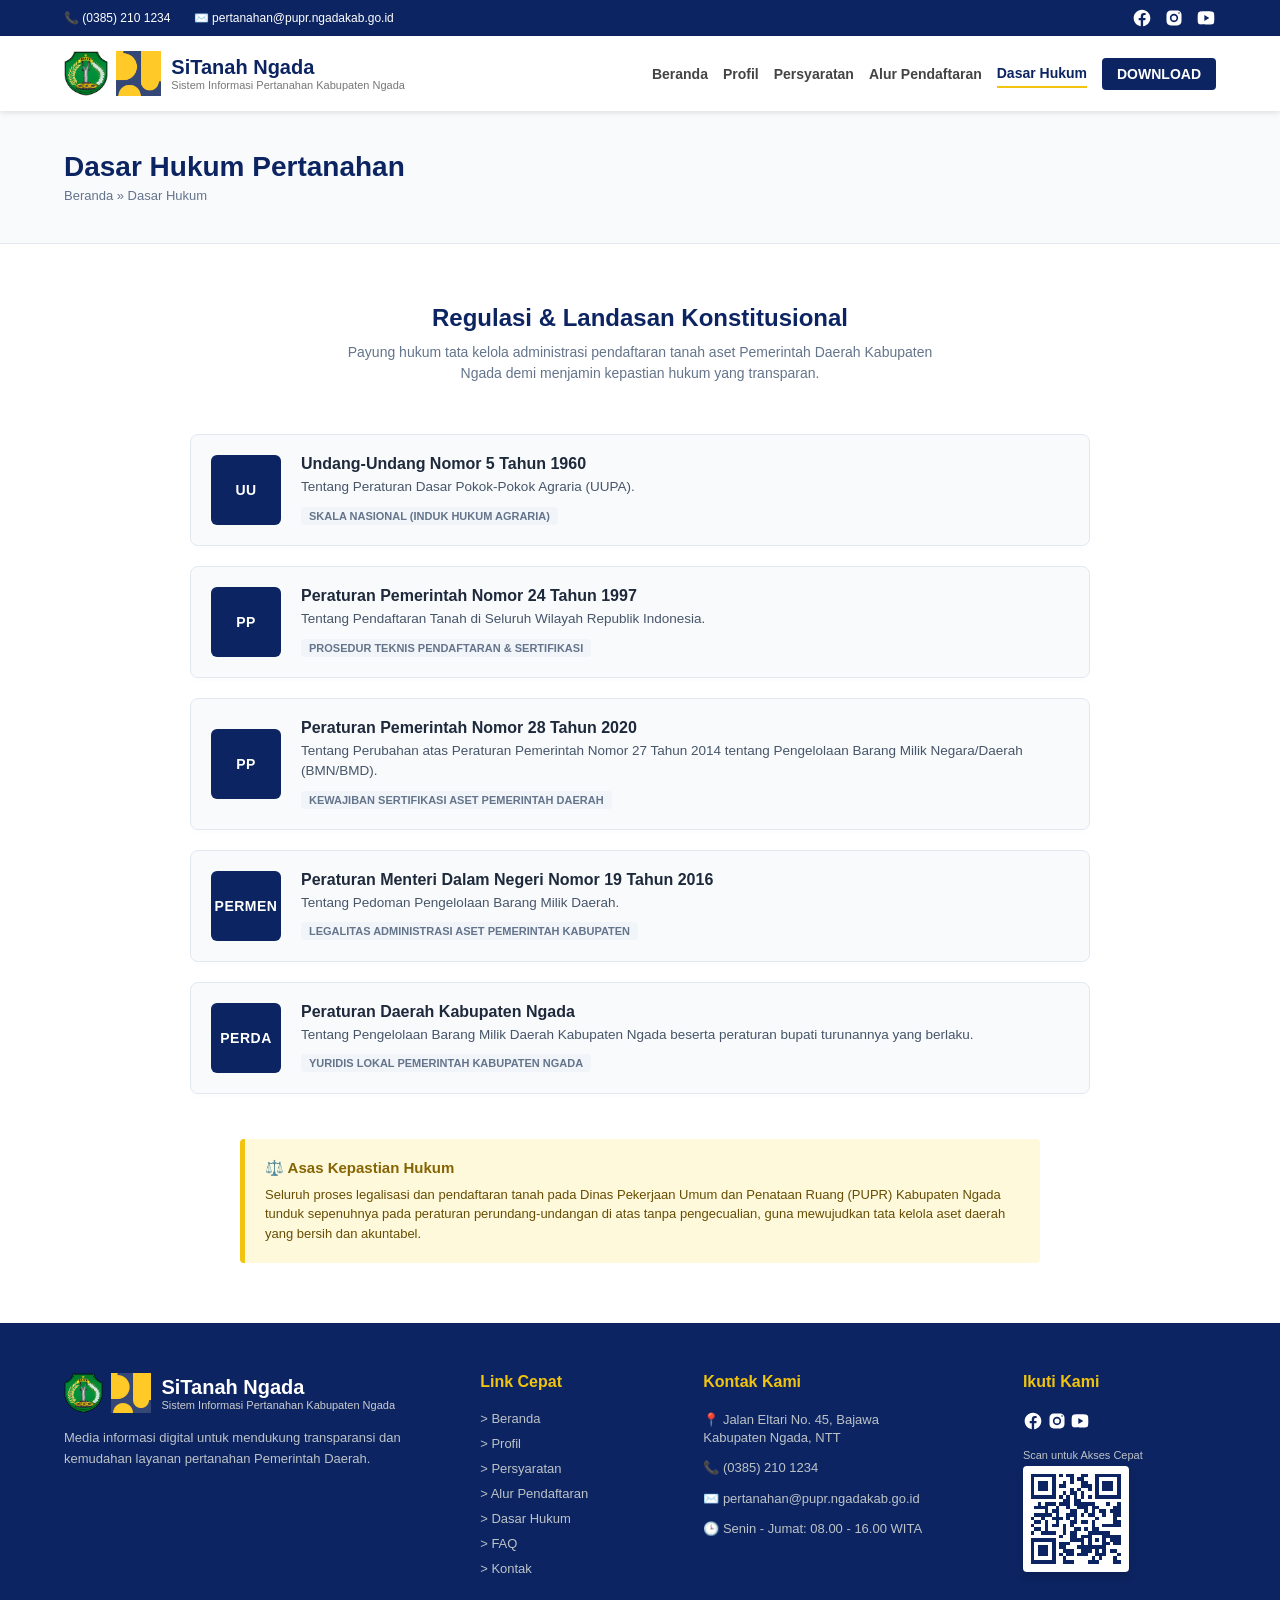
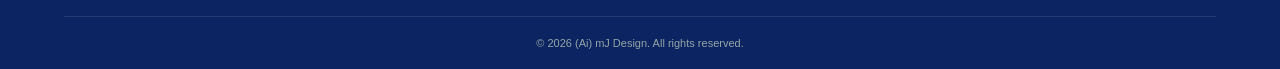
<file: dasar-hukum.html>
<!DOCTYPE html>
<html lang="id">
<head>
    <meta charset="UTF-8">
    <meta name="viewport" content="width=device-width, initial-scale=1.0">
    <title>SiTanah Ngada - Sistem Informasi Pertanahan</title>
    <link rel="stylesheet" href="style.css">
</head>
<body>

    <!-- TOP BAR -->
    <div class="top-bar">
        <div class="container top-bar-content">
            <div class="top-info">
                <span>📞 (0385) 210 1234</span>
                <span>✉️ pertanahan@pupr.ngadakab.go.id</span>
            </div>
            <!--div class="top-social">
                <span>📘</span> <span>📸</span> <span>📺</span>
            </div-->
            <div class="top-social">
                <!-- Facebook Icon -->
                <a href="#" aria-label="Facebook">
                    <!--svg width="16" height="16" fill="currentColor" viewBox="0 0 16 16">
                        <path d="M16 8.049c0-4.446-3.582-8.05-8-8.05C3.58 0-.002 3.603-.002 8.05c0 4.017 2.926 7.347 6.75 7.951v-5.625h-2.03V8.05H6.75V6.275c0-2.017 1.195-3.131 3.022-3.131.876 0 1.791.157 1.791.157v1.98h-1.009c-.993 0-1.303.621-1.303 1.258v1.51h2.218l-.354 2.326H9.25V16c3.824-.604 6.75-3.934 6.75-7.951z"/>
                    </svg-->
                    <svg xmlns="http://www.w3.org/2000/svg" x="0px" y="0px" fill="currentColor" width="20" height="20" viewBox="0 0 24 24">
                        <path d="M12,2C6.477,2,2,6.477,2,12c0,5.013,3.693,9.153,8.505,9.876V14.65H8.031v-2.629h2.474v-1.749 c0-2.896,1.411-4.167,3.818-4.167c1.153,0,1.762,0.085,2.051,0.124v2.294h-1.642c-1.022,0-1.379,0.969-1.379,2.061v1.437h2.995 l-0.406,2.629h-2.588v7.247C18.235,21.236,22,17.062,22,12C22,6.477,17.523,2,12,2z"></path>
                    </svg>
                </a>
                <!-- Instagram Icon -->
                <a href="#" aria-label="Instagram">
                    <!--svg width="16" height="16" fill="currentColor" viewBox="0 0 16 16">
                        <path d="M8 0C5.829 0 5.556.01 4.703.048 3.85.088 3.269.222 2.76.42a3.917 3.917 0 0 0-1.417.923A3.893 3.893 0 0 0 .42 2.76C.222 3.268.087 3.85.048 4.7.01 5.555 0 5.827 0 8.001c0 2.172.01 2.444.048 3.297.04.852.174 1.433.372 1.942.205.526.478.972.923 1.417.444.445.89.719 1.416.923.51.198 1.09.333 1.942.372C5.555 15.99 5.827 16 8 16s2.444-.01 3.298-.048c.851-.04 1.434-.174 1.943-.372a3.916 3.916 0 0 0 1.416-.923c.445-.445.718-.891.923-1.417.197-.509.332-1.09.372-1.942C15.99 10.445 16 10.173 16 8s-.01-2.444-.048-3.298c-.04-.851-.175-1.433-.372-1.941a3.926 3.926 0 0 0-.923-1.417A3.911 3.911 0 0 0 13.24.42c-.51-.198-1.092-.333-1.943-.372C10.443.01 10.172 0 7.998 0h.003zm-.717 1.442h.718c2.136 0 2.389.007 3.232.046.78.035 1.204.166 1.486.275.373.145.64.319.92.599.28.28.453.546.598.92.11.281.24.705.275 1.485.039.843.047 1.096.047 3.231s-.008 2.389-.047 3.232c-.035.78-.166 1.203-.275 1.485a2.47 2.47 0 0 1-.599.919c-.28.28-.546.453-.92.598-.28.11-.704.24-1.485.276-.843.038-1.096.047-3.232.047s-2.39-.009-3.233-.047c-.78-.036-1.203-.166-1.485-.276a2.478 2.478 0 0 1-.92-.598 2.48 2.48 0 0 1-.6-.92c-.109-.281-.24-.705-.275-1.485-.038-.843-.046-1.096-.046-3.233 0-2.136.008-2.388.046-3.231.036-.78.166-1.204.276-1.486.145-.373.319-.64.599-.92.28-.28.546-.453.92-.598.282-.11.705-.24 1.485-.276.738-.034 1.024-.044 2.515-.045v.002zm4.988 1.328a.96.96 0 1 0 0 1.92.96.96 0 0 0 0-1.92zm-4.27 1.122a4.109 4.109 0 1 0 0 8.217 4.109 4.109 0 0 0 0-8.217zm0 1.441a2.667 2.667 0 1 1 0 5.334 2.667 2.667 0 0 1 0-5.334z"/>
                    </svg-->
                    <svg xmlns="http://www.w3.org/2000/svg" x="0px" y="0px" fill="currentColor" width="20" height="20" viewBox="0 0 24 24">
                        <path d="M 8 3 C 5.239 3 3 5.239 3 8 L 3 16 C 3 18.761 5.239 21 8 21 L 16 21 C 18.761 21 21 18.761 21 16 L 21 8 C 21 5.239 18.761 3 16 3 L 8 3 z M 18 5 C 18.552 5 19 5.448 19 6 C 19 6.552 18.552 7 18 7 C 17.448 7 17 6.552 17 6 C 17 5.448 17.448 5 18 5 z M 12 7 C 14.761 7 17 9.239 17 12 C 17 14.761 14.761 17 12 17 C 9.239 17 7 14.761 7 12 C 7 9.239 9.239 7 12 7 z M 12 9 A 3 3 0 0 0 9 12 A 3 3 0 0 0 12 15 A 3 3 0 0 0 15 12 A 3 3 0 0 0 12 9 z"></path>
                    </svg>
                </a>
                <!-- YouTube Icon -->
                <a href="#" aria-label="YouTube">
                    <!--svg width="16" height="16" fill="currentColor" viewBox="0 0 16 16">
                        <path d="M8.051 1.999h.089c.822.003 4.987.033 6.11.335a2.01 2.01 0 0 1 1.415 1.42c.101.38.172.883.22 1.402l.01.104.022.26.008.104c.065.914.073 1.77.074 1.957v.075c-.001.194-.01 1.108-.082 2.06l-.008.105-.009.104c-.05 1.55-.174 1.902-.223 2.084a2.01 2.01 0 0 1-1.415 1.42c-1.117.299-5.273.33-6.1l.034c-.815-.003-4.977-.033-6.1-.335a2.01 2.01 0 0 1-1.415-1.42c-.101-.38-.172-.882-.22-1.402l-.013-.104-.018-.233-.007-.104c-.065-.914-.073-1.77-.074-1.957v-.075c.001-.194.01-1.108.082-2.06l.004-.105.01-.104c.05-1.55.174-1.902.223-2.084a2.01 2.01 0 0 1 1.415-1.42c1.117-.299 5.273-.33 6.1-.33h.089zm-1.67 3.375v4.25l4.015-2.125-4.015-2.125z"/>
                    </svg-->
                    <svg xmlns="http://www.w3.org/2000/svg" x="0px" y="0px" fill="currentColor" width="20" height="20" viewBox="0 0 24 24">
                        <path d="M21.582,6.186c-0.23-0.86-0.908-1.538-1.768-1.768C18.254,4,12,4,12,4S5.746,4,4.186,4.418 c-0.86,0.23-1.538,0.908-1.768,1.768C2,7.746,2,12,2,12s0,4.254,0.418,5.814c0.23,0.86,0.908,1.538,1.768,1.768 C5.746,20,12,20,12,20s6.254,0,7.814-0.418c0.861-0.23,1.538-0.908,1.768-1.768C22,16.254,22,12,22,12S22,7.746,21.582,6.186z M10,15.464V8.536L16,12L10,15.464z"></path>
                    </svg>
                </a>
            </div>
        </div>
    </div>

    <!-- NAVBAR -->
    <header class="navbar">
        <div class="container nav-content">
            <!--div class="logo-area">
                <div class="logo-placeholder">🟢</div>
                <div>
                    <h1 class="logo-title">SiTanah Ngada</h1>
                    <p class="logo-subtitle">Sistem Informasi Pertanahan Kabupaten Ngada</p>
                </div>
            </div-->

            <div class="logo-area">
                <div class="logo-images">
                    <!-- Logo Kabupaten Ngada -->
                    <img src="logo/Ngada.png" alt="Logo Kabupaten Ngada" class="web-logo">
                    <!-- Logo PUPR -->
                    <img src="logo/LogoPU.jpg" alt="Logo PUPR" class="web-logo">
                </div>
                <div>
                    <h1 class="logo-title">SiTanah Ngada</h1>
                    <p class="logo-subtitle">Sistem Informasi Pertanahan Kabupaten Ngada</p>
                </div>
            </div>

            <nav class="nav-links">
                <a href="index.html">Beranda</a>
                <a href="profil.html">Profil</a>
                <a href="persyaratan.html">Persyaratan</a>
                <a href="alur.html">Alur Pendaftaran</a>
                <a href="dasar-hukum.html" class="active">Dasar Hukum</a>
                <!--a href="#">FAQ</a>
                <a href="#">Kontak</a-->
                <a href="#" class="btn-contact-nav">DOWNLOAD</a>
            </nav>
        </div>
    </header>

    <!-- BREADCRUMB BANNER -->
    <section class="page-banner">
        <div class="container">
            <h2>Dasar Hukum Pertanahan</h2>
            <p><a href="index.html">Beranda</a> &raquo; Dasar Hukum</p>
        </div>
    </section>

    <!-- LEGAL LAW SECTION -->
    <section class="law-section">
        <div class="container">
            <div class="section-title-center">
                <h3>Regulasi & Landasan Konstitusional</h3>
                <p>Payung hukum tata kelola administrasi pendaftaran tanah aset Pemerintah Daerah Kabupaten Ngada demi menjamin kepastian hukum yang transparan.</p>
            </div>

            <div class="law-container">
                <!-- Peraturan 1 -->
                <div class="law-item">
                    <div class="law-badge">UU</div>
                    <div class="law-details">
                        <h4>Undang-Undang Nomor 5 Tahun 1960</h4>
                        <p class="law-title-desc">Tentang Peraturan Dasar Pokok-Pokok Agraria (UUPA).</p>
                        <span class="law-scope">Skala Nasional (Induk Hukum Agraria)</span>
                    </div>
                </div>

                <!-- Peraturan 2 -->
                <div class="law-item">
                    <div class="law-badge">PP</div>
                    <div class="law-details">
                        <h4>Peraturan Pemerintah Nomor 24 Tahun 1997</h4>
                        <p class="law-title-desc">Tentang Pendaftaran Tanah di Seluruh Wilayah Republik Indonesia.</p>
                        <span class="law-scope">Prosedur Teknis Pendaftaran & Sertifikasi</span>
                    </div>
                </div>

                <!-- Peraturan 3 -->
                <div class="law-item">
                    <div class="law-badge">PP</div>
                    <div class="law-details">
                        <h4>Peraturan Pemerintah Nomor 28 Tahun 2020</h4>
                        <p class="law-title-desc">Tentang Perubahan atas Peraturan Pemerintah Nomor 27 Tahun 2014 tentang Pengelolaan Barang Milik Negara/Daerah (BMN/BMD).</p>
                        <span class="law-scope">Kewajiban Sertifikasi Aset Pemerintah Daerah</span>
                    </div>
                </div>

                <!-- Peraturan 4 -->
                <div class="law-item">
                    <div class="law-badge">PERMEN</div>
                    <div class="law-details">
                        <h4>Peraturan Menteri Dalam Negeri Nomor 19 Tahun 2016</h4>
                        <p class="law-title-desc">Tentang Pedoman Pengelolaan Barang Milik Daerah.</p>
                        <span class="law-scope">Legalitas Administrasi Aset Pemerintah Kabupaten</span>
                    </div>
                </div>

                <!-- Peraturan 5 -->
                <div class="law-item">
                    <div class="law-badge">PERDA</div>
                    <div class="law-details">
                        <h4>Peraturan Daerah Kabupaten Ngada</h4>
                        <p class="law-title-desc">Tentang Pengelolaan Barang Milik Daerah Kabupaten Ngada beserta peraturan bupati turunannya yang berlaku.</p>
                        <span class="law-scope">Yuridis Lokal Pemerintah Kabupaten Ngada</span>
                    </div>
                </div>
            </div>

            <!-- KOTAK ASAS AKUNTABILITAS -->
            <div class="info-transparansi" style="margin-top: 45px;">
                <h4>⚖️ Asas Kepastian Hukum</h4>
                <p>Seluruh proses legalisasi dan pendaftaran tanah pada Dinas Pekerjaan Umum dan Penataan Ruang (PUPR) Kabupaten Ngada tunduk sepenuhnya pada peraturan perundang-undangan di atas tanpa pengecualian, guna mewujudkan tata kelola aset daerah yang bersih dan akuntabel.</p>
            </div>
        </div>
    </section>

    <!-- HERO SECTION --
    <section class="hero">
        <div class="container hero-content">
            <div class="hero-text">
                <p class="hero-welcome">Selamat Datang di</p>
                <h2 class="hero-title">SiTanah Ngada</h2>
                <h3 class="hero-subtitle">Sistem Informasi Pertanahan Kabupaten Ngada</h3>
                <p class="hero-desc">
                    Media informasi digital mengenai proses Pendaftaran Tanah Pemerintah Daerah Kabupaten Ngada yang mudah, transparan, dan dapat diakses oleh perangkat daerah maupun masyarakat.
                </p>
                <div class="hero-buttons">
                    <a href="#" class="btn btn-blue">📄 PELAJARI ALUR PENDAFTARAN →</a>
                    <a href="#" class="btn btn-yellow">📋 LIHAT PERSYARATAN</a>
                </div>
            </div>

            <div class="hero-image-container">
                <!-- Wrapper untuk slider --
                <div class="slider-wrapper">
                    <div class="slider">
                        <!-- Slide 1 (Gedung Baru) --
                        <div class="slide" id="slide-1">
                            <img src="pic/pu_depan.png" alt="Dinas PUPR Kabupaten Ngada Baru">
                            <div class="building-tag">KONDISI SEKARANG<br>DINAS PUPR NGADA</div>
                        </div>
                        <!-- Slide 2 (Gedung Lama) --
                        <div class="slide" id="slide-2">
                            <img src="pic/pu_blakang.jpeg" alt="Dinas PUPR Kabupaten Ngada Lama">
                            <div class="building-tag">KONDISI SEBELUMNYA<br>DINAS PUPR NGADA</div>
                        </div>
                    </div>
                    
                    <!-- Tombol Navigasi Manual Kiri & Kanan --
                    <a href="#slide-2" class="slider-nav nav-prev">&#10094;</a>
                    <a href="#slide-1" class="slider-nav nav-next">&#10095;</a>
                </div>
            </div>


            <!--div class="hero-image-container">
                <!-- Placeholder untuk gedung Dinas PUPR --
                <div class="building-placeholder">
                    <div class="building-tag">DINAS PUPR<br>KABUPATEN NGADA</div>
                </div>
            </div--
        </div>
    </section>

    <!-- SERVICE INFO SECTION --
    <section class="services">
        <div class="container">
            <div class="services-header">
                <h2>INFORMASI LAYANAN</h2>
                <p>Temukan informasi lengkap mengenai pendaftaran tanah Pemerintah Daerah Kabupaten Ngada</p>
            </div>
            
            <div class="services-grid">
                <!-- Card 1 --
                <div class="card">
                    <div class="card-icon icon-blue">📄</div>
                    <h3>Persyaratan</h3>
                    <p>Informasi lengkap mengenai dokumen dan persyaratan pendaftaran tanah.</p>
                    <a href="#">Selengkapnya →</a>
                </div>
                <!-- Card 2 --
                <div class="card">
                    <div class="card-icon icon-green">🌿</div>
                    <h3>Alur Pendaftaran</h3>
                    <p>Tahapan proses pendaftaran tanah Pemerintah Daerah Kabupaten Ngada.</p>
                    <a href="#">Selengkapnya →</a>
                </div>
                <!-- Card 3 --
                <div class="card">
                    <div class="card-icon icon-orange">⚖️</div>
                    <h3>Dasar Hukum</h3>
                    <p>Landasan hukum dan peraturan yang menjadi dasar pelayanan pertanahan.</p>
                    <a href="#">Selengkapnya →</a>
                </div>
                <!-- Card 4 --
                <div class="card">
                    <div class="card-icon icon-purple">❓</div>
                    <h3>FAQ</h3>
                    <p>Pertanyaan yang sering diajukan seputar pendaftaran tanah Pemerintah Daerah.</p>
                    <a href="#">Selengkapnya →</a>
                </div>
                <!-- Card 5 --
                <div class="card">
                    <div class="card-icon icon-lightblue">📞</div>
                    <h3>Kontak</h3>
                    <p>Informasi kontak dan lokasi Bidang Pertanahan Dinas PUPR Kabupaten Ngada.</p>
                    <a href="#">Selengkapnya →</a>
                </div>
            </div>
        </div>
    </section-->

    <!-- FOOTER -->
    <footer class="footer">
        <div class="container footer-grid">
            <div class="footer-brand">
                <div class="logo-area">
                    <!--div class="logo-placeholder">🟢</div-->
                    <div class="logo-images">
                        <!-- Logo Kabupaten Ngada -->
                        <img src="logo/Ngada.png" alt="Logo Kabupaten Ngada" class="web-logo">
                        <!-- Logo PUPR -->
                        <img src="logo/LogoPU.jpg" alt="Logo PUPR" class="web-logo">
                    </div>
                    <!--div>
                        <h1 class="logo-title">SiTanah Ngada</h1>
                        <p class="logo-subtitle">Sistem Informasi Pertanahan Kabupaten Ngada</p>
                    </div-->    
                    <div>
                        <h3 class="logo-title" style="color: white;">SiTanah Ngada</h3>
                        <p class="logo-subtitle" style="color: #ccc;">Sistem Informasi Pertanahan Kabupaten Ngada</p>
                    </div>
                </div>
                <p class="footer-desc">Media informasi digital untuk mendukung transparansi dan kemudahan layanan pertanahan Pemerintah Daerah.</p>
            </div>

            <div class="footer-links">
                <h4>Link Cepat</h4>
                <ul>
                    <li><a href="#">&gt; Beranda</a></li>
                    <li><a href="#">&gt; Profil</a></li>
                    <li><a href="#">&gt; Persyaratan</a></li>
                    <li><a href="#">&gt; Alur Pendaftaran</a></li>
                    <li><a href="#">&gt; Dasar Hukum</a></li>
                    <li><a href="#">&gt; FAQ</a></li>
                    <li><a href="#">&gt; Kontak</a></li>
                </ul>
            </div>

            <div class="footer-contact">
                <h4>Kontak Kami</h4>
                <p>📍 Jalan Eltari No. 45, Bajawa<br>Kabupaten Ngada, NTT</p>
                <p>📞 (0385) 210 1234</p>
                <p>✉️ pertanahan@pupr.ngadakab.go.id</p>
                <p>🕒 Senin - Jumat: 08.00 - 16.00 WITA</p>
            </div>

            <div class="footer-social">
                <h4>Ikuti Kami</h4>
                <div class="social-icons">
                    <!--span>📘</span> <span>📸</span> <span>📺</span-->
                    <!-- Facebook Icon -->
                    <a href="#" aria-label="Facebook">
                        <!--svg width="16" height="16" fill="currentColor" viewBox="0 0 16 16">
                            <path d="M16 8.049c0-4.446-3.582-8.05-8-8.05C3.58 0-.002 3.603-.002 8.05c0 4.017 2.926 7.347 6.75 7.951v-5.625h-2.03V8.05H6.75V6.275c0-2.017 1.195-3.131 3.022-3.131.876 0 1.791.157 1.791.157v1.98h-1.009c-.993 0-1.303.621-1.303 1.258v1.51h2.218l-.354 2.326H9.25V16c3.824-.604 6.75-3.934 6.75-7.951z"/>
                        </svg-->
                        <svg xmlns="http://www.w3.org/2000/svg" x="0px" y="0px" fill="currentColor" width="20" height="20" viewBox="0 0 24 24">
                            <path d="M12,2C6.477,2,2,6.477,2,12c0,5.013,3.693,9.153,8.505,9.876V14.65H8.031v-2.629h2.474v-1.749 c0-2.896,1.411-4.167,3.818-4.167c1.153,0,1.762,0.085,2.051,0.124v2.294h-1.642c-1.022,0-1.379,0.969-1.379,2.061v1.437h2.995 l-0.406,2.629h-2.588v7.247C18.235,21.236,22,17.062,22,12C22,6.477,17.523,2,12,2z"></path>
                        </svg>
                    </a>
                    <!-- Instagram Icon -->
                    <a href="#" aria-label="Instagram">
                        <!--svg width="16" height="16" fill="currentColor" viewBox="0 0 16 16">
                            <path d="M8 0C5.829 0 5.556.01 4.703.048 3.85.088 3.269.222 2.76.42a3.917 3.917 0 0 0-1.417.923A3.893 3.893 0 0 0 .42 2.76C.222 3.268.087 3.85.048 4.7.01 5.555 0 5.827 0 8.001c0 2.172.01 2.444.048 3.297.04.852.174 1.433.372 1.942.205.526.478.972.923 1.417.444.445.89.719 1.416.923.51.198 1.09.333 1.942.372C5.555 15.99 5.827 16 8 16s2.444-.01 3.298-.048c.851-.04 1.434-.174 1.943-.372a3.916 3.916 0 0 0 1.416-.923c.445-.445.718-.891.923-1.417.197-.509.332-1.09.372-1.942C15.99 10.445 16 10.173 16 8s-.01-2.444-.048-3.298c-.04-.851-.175-1.433-.372-1.941a3.926 3.926 0 0 0-.923-1.417A3.911 3.911 0 0 0 13.24.42c-.51-.198-1.092-.333-1.943-.372C10.443.01 10.172 0 7.998 0h.003zm-.717 1.442h.718c2.136 0 2.389.007 3.232.046.78.035 1.204.166 1.486.275.373.145.64.319.92.599.28.28.453.546.598.92.11.281.24.705.275 1.485.039.843.047 1.096.047 3.231s-.008 2.389-.047 3.232c-.035.78-.166 1.203-.275 1.485a2.47 2.47 0 0 1-.599.919c-.28.28-.546.453-.92.598-.28.11-.704.24-1.485.276-.843.038-1.096.047-3.232.047s-2.39-.009-3.233-.047c-.78-.036-1.203-.166-1.485-.276a2.478 2.478 0 0 1-.92-.598 2.48 2.48 0 0 1-.6-.92c-.109-.281-.24-.705-.275-1.485-.038-.843-.046-1.096-.046-3.233 0-2.136.008-2.388.046-3.231.036-.78.166-1.204.276-1.486.145-.373.319-.64.599-.92.28-.28.546-.453.92-.598.282-.11.705-.24 1.485-.276.738-.034 1.024-.044 2.515-.045v.002zm4.988 1.328a.96.96 0 1 0 0 1.92.96.96 0 0 0 0-1.92zm-4.27 1.122a4.109 4.109 0 1 0 0 8.217 4.109 4.109 0 0 0 0-8.217zm0 1.441a2.667 2.667 0 1 1 0 5.334 2.667 2.667 0 0 1 0-5.334z"/>
                        </svg-->
                        <svg xmlns="http://www.w3.org/2000/svg" x="0px" y="0px" fill="currentColor" width="20" height="20" viewBox="0 0 24 24">
                            <path d="M 8 3 C 5.239 3 3 5.239 3 8 L 3 16 C 3 18.761 5.239 21 8 21 L 16 21 C 18.761 21 21 18.761 21 16 L 21 8 C 21 5.239 18.761 3 16 3 L 8 3 z M 18 5 C 18.552 5 19 5.448 19 6 C 19 6.552 18.552 7 18 7 C 17.448 7 17 6.552 17 6 C 17 5.448 17.448 5 18 5 z M 12 7 C 14.761 7 17 9.239 17 12 C 17 14.761 14.761 17 12 17 C 9.239 17 7 14.761 7 12 C 7 9.239 9.239 7 12 7 z M 12 9 A 3 3 0 0 0 9 12 A 3 3 0 0 0 12 15 A 3 3 0 0 0 15 12 A 3 3 0 0 0 12 9 z"></path>
                        </svg>
                    </a>
                    <!-- YouTube Icon -->
                    <a href="#" aria-label="YouTube">
                        <!--svg width="16" height="16" fill="currentColor" viewBox="0 0 16 16">
                            <path d="M8.051 1.999h.089c.822.003 4.987.033 6.11.335a2.01 2.01 0 0 1 1.415 1.42c.101.38.172.883.22 1.402l.01.104.022.26.008.104c.065.914.073 1.77.074 1.957v.075c-.001.194-.01 1.108-.082 2.06l-.008.105-.009.104c-.05 1.55-.174 1.902-.223 2.084a2.01 2.01 0 0 1-1.415 1.42c-1.117.299-5.273.33-6.1l.034c-.815-.003-4.977-.033-6.1-.335a2.01 2.01 0 0 1-1.415-1.42c-.101-.38-.172-.882-.22-1.402l-.013-.104-.018-.233-.007-.104c-.065-.914-.073-1.77-.074-1.957v-.075c.001-.194.01-1.108.082-2.06l.004-.105.01-.104c.05-1.55.174-1.902.223-2.084a2.01 2.01 0 0 1 1.415-1.42c1.117-.299 5.273-.33 6.1-.33h.089zm-1.67 3.375v4.25l4.015-2.125-4.015-2.125z"/>
                        </svg-->
                        <svg xmlns="http://www.w3.org/2000/svg" x="0px" y="0px" fill="currentColor" width="20" height="20" viewBox="0 0 24 24">
                            <path d="M21.582,6.186c-0.23-0.86-0.908-1.538-1.768-1.768C18.254,4,12,4,12,4S5.746,4,4.186,4.418 c-0.86,0.23-1.538,0.908-1.768,1.768C2,7.746,2,12,2,12s0,4.254,0.418,5.814c0.23,0.86,0.908,1.538,1.768,1.768 C5.746,20,12,20,12,20s6.254,0,7.814-0.418c0.861-0.23,1.538-0.908,1.768-1.768C22,16.254,22,12,22,12S22,7.746,21.582,6.186z M10,15.464V8.536L16,12L10,15.464z"></path>
                        </svg>
                    </a>
                </div>
                <p>Scan untuk Akses Cepat</p>
                <!--div class="qr-placeholder">QR Code</div-->
                <div id="qrcode" class="qr-real-box"></div>
            </div>
        </div>
        <div class="footer-bottom">
            <p>&copy; 2026 (Ai) mJ Design. All rights reserved.</p>
        </div>
    </footer>

    <!-- 2. PANGGIL FILE LIBRARY SCRIPT OFFLINE (Letakkan sebelum tag penutup body) -->
    <script src="qrcode.min.js"></script>
    <!-- 3. KODE INSTAN UNTUK MEMBUAT GAMBAR QR CODE -->
    <script>
        // Jalankan pembuatan QR code setelah halaman selesai dimuat browser
        window.addEventListener('DOMContentLoaded', (event) => {
            // Targetkan element dengan ID 'qrcode'
            new QRCode(document.getElementById("qrcode"), {
                text: "index.html", // Isikan link website atau nama file lokal utama Anda di sini
                width: 90,          // Lebar gambar QR Code (dalam pixel)
                height: 90,         // Tinggi gambar QR Code (dalam pixel)
                colorDark : "#0c2461", // Warna kotak QR (disesuaikan dengan warna biru khas Ngada)
                colorLight : "#ffffff", // Warna latar belakang QR
                correctLevel : QRCode.CorrectLevel.H // Tingkat akurasi scan tinggi
            });
        });
    </script>

</body>
</html>
</file>
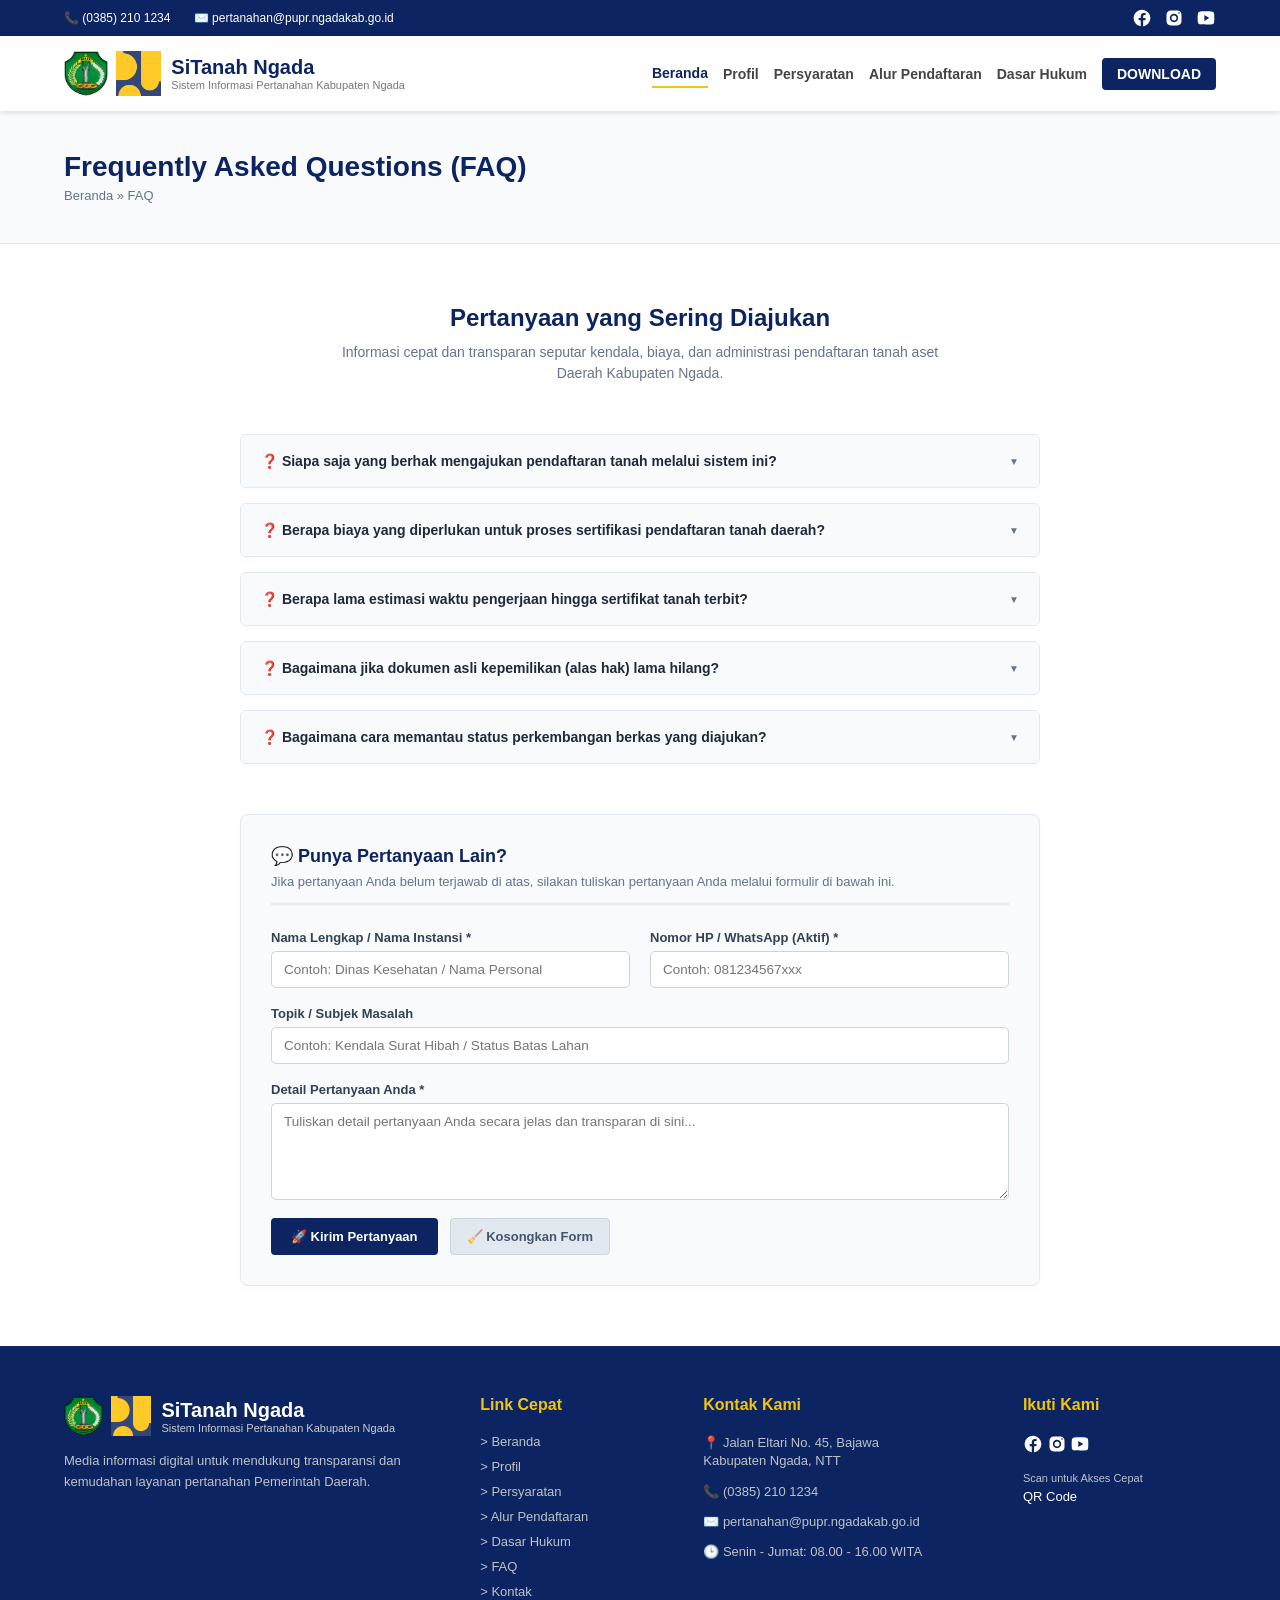
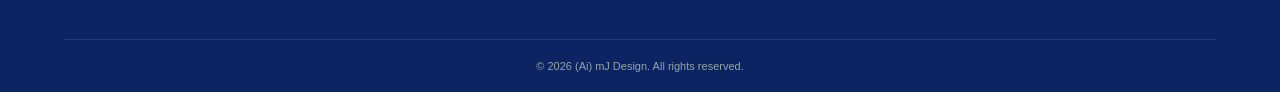
<file: faq - CopyMaster.html>
<!DOCTYPE html>
<html lang="id">
<head>
    <meta charset="UTF-8">
    <meta name="viewport" content="width=device-width, initial-scale=1.0">
    <title>SiTanah Ngada - Sistem Informasi Pertanahan</title>
    <link rel="stylesheet" href="style.css">
</head>
<body>

    <!-- TOP BAR -->
    <div class="top-bar">
        <div class="container top-bar-content">
            <div class="top-info">
                <span>📞 (0385) 210 1234</span>
                <span>✉️ pertanahan@pupr.ngadakab.go.id</span>
            </div>
            <!--div class="top-social">
                <span>📘</span> <span>📸</span> <span>📺</span>
            </div-->
            <div class="top-social">
                <!-- Facebook Icon -->
                <a href="#" aria-label="Facebook">
                    <!--svg width="16" height="16" fill="currentColor" viewBox="0 0 16 16">
                        <path d="M16 8.049c0-4.446-3.582-8.05-8-8.05C3.58 0-.002 3.603-.002 8.05c0 4.017 2.926 7.347 6.75 7.951v-5.625h-2.03V8.05H6.75V6.275c0-2.017 1.195-3.131 3.022-3.131.876 0 1.791.157 1.791.157v1.98h-1.009c-.993 0-1.303.621-1.303 1.258v1.51h2.218l-.354 2.326H9.25V16c3.824-.604 6.75-3.934 6.75-7.951z"/>
                    </svg-->
                    <svg xmlns="http://www.w3.org/2000/svg" x="0px" y="0px" fill="currentColor" width="20" height="20" viewBox="0 0 24 24">
                        <path d="M12,2C6.477,2,2,6.477,2,12c0,5.013,3.693,9.153,8.505,9.876V14.65H8.031v-2.629h2.474v-1.749 c0-2.896,1.411-4.167,3.818-4.167c1.153,0,1.762,0.085,2.051,0.124v2.294h-1.642c-1.022,0-1.379,0.969-1.379,2.061v1.437h2.995 l-0.406,2.629h-2.588v7.247C18.235,21.236,22,17.062,22,12C22,6.477,17.523,2,12,2z"></path>
                    </svg>
                </a>
                <!-- Instagram Icon -->
                <a href="#" aria-label="Instagram">
                    <!--svg width="16" height="16" fill="currentColor" viewBox="0 0 16 16">
                        <path d="M8 0C5.829 0 5.556.01 4.703.048 3.85.088 3.269.222 2.76.42a3.917 3.917 0 0 0-1.417.923A3.893 3.893 0 0 0 .42 2.76C.222 3.268.087 3.85.048 4.7.01 5.555 0 5.827 0 8.001c0 2.172.01 2.444.048 3.297.04.852.174 1.433.372 1.942.205.526.478.972.923 1.417.444.445.89.719 1.416.923.51.198 1.09.333 1.942.372C5.555 15.99 5.827 16 8 16s2.444-.01 3.298-.048c.851-.04 1.434-.174 1.943-.372a3.916 3.916 0 0 0 1.416-.923c.445-.445.718-.891.923-1.417.197-.509.332-1.09.372-1.942C15.99 10.445 16 10.173 16 8s-.01-2.444-.048-3.298c-.04-.851-.175-1.433-.372-1.941a3.926 3.926 0 0 0-.923-1.417A3.911 3.911 0 0 0 13.24.42c-.51-.198-1.092-.333-1.943-.372C10.443.01 10.172 0 7.998 0h.003zm-.717 1.442h.718c2.136 0 2.389.007 3.232.046.78.035 1.204.166 1.486.275.373.145.64.319.92.599.28.28.453.546.598.92.11.281.24.705.275 1.485.039.843.047 1.096.047 3.231s-.008 2.389-.047 3.232c-.035.78-.166 1.203-.275 1.485a2.47 2.47 0 0 1-.599.919c-.28.28-.546.453-.92.598-.28.11-.704.24-1.485.276-.843.038-1.096.047-3.232.047s-2.39-.009-3.233-.047c-.78-.036-1.203-.166-1.485-.276a2.478 2.478 0 0 1-.92-.598 2.48 2.48 0 0 1-.6-.92c-.109-.281-.24-.705-.275-1.485-.038-.843-.046-1.096-.046-3.233 0-2.136.008-2.388.046-3.231.036-.78.166-1.204.276-1.486.145-.373.319-.64.599-.92.28-.28.546-.453.92-.598.282-.11.705-.24 1.485-.276.738-.034 1.024-.044 2.515-.045v.002zm4.988 1.328a.96.96 0 1 0 0 1.92.96.96 0 0 0 0-1.92zm-4.27 1.122a4.109 4.109 0 1 0 0 8.217 4.109 4.109 0 0 0 0-8.217zm0 1.441a2.667 2.667 0 1 1 0 5.334 2.667 2.667 0 0 1 0-5.334z"/>
                    </svg-->
                    <svg xmlns="http://www.w3.org/2000/svg" x="0px" y="0px" fill="currentColor" width="20" height="20" viewBox="0 0 24 24">
                        <path d="M 8 3 C 5.239 3 3 5.239 3 8 L 3 16 C 3 18.761 5.239 21 8 21 L 16 21 C 18.761 21 21 18.761 21 16 L 21 8 C 21 5.239 18.761 3 16 3 L 8 3 z M 18 5 C 18.552 5 19 5.448 19 6 C 19 6.552 18.552 7 18 7 C 17.448 7 17 6.552 17 6 C 17 5.448 17.448 5 18 5 z M 12 7 C 14.761 7 17 9.239 17 12 C 17 14.761 14.761 17 12 17 C 9.239 17 7 14.761 7 12 C 7 9.239 9.239 7 12 7 z M 12 9 A 3 3 0 0 0 9 12 A 3 3 0 0 0 12 15 A 3 3 0 0 0 15 12 A 3 3 0 0 0 12 9 z"></path>
                    </svg>
                </a>
                <!-- YouTube Icon -->
                <a href="#" aria-label="YouTube">
                    <!--svg width="16" height="16" fill="currentColor" viewBox="0 0 16 16">
                        <path d="M8.051 1.999h.089c.822.003 4.987.033 6.11.335a2.01 2.01 0 0 1 1.415 1.42c.101.38.172.883.22 1.402l.01.104.022.26.008.104c.065.914.073 1.77.074 1.957v.075c-.001.194-.01 1.108-.082 2.06l-.008.105-.009.104c-.05 1.55-.174 1.902-.223 2.084a2.01 2.01 0 0 1-1.415 1.42c-1.117.299-5.273.33-6.1l.034c-.815-.003-4.977-.033-6.1-.335a2.01 2.01 0 0 1-1.415-1.42c-.101-.38-.172-.882-.22-1.402l-.013-.104-.018-.233-.007-.104c-.065-.914-.073-1.77-.074-1.957v-.075c.001-.194.01-1.108.082-2.06l.004-.105.01-.104c.05-1.55.174-1.902.223-2.084a2.01 2.01 0 0 1 1.415-1.42c1.117-.299 5.273-.33 6.1-.33h.089zm-1.67 3.375v4.25l4.015-2.125-4.015-2.125z"/>
                    </svg-->
                    <svg xmlns="http://www.w3.org/2000/svg" x="0px" y="0px" fill="currentColor" width="20" height="20" viewBox="0 0 24 24">
                        <path d="M21.582,6.186c-0.23-0.86-0.908-1.538-1.768-1.768C18.254,4,12,4,12,4S5.746,4,4.186,4.418 c-0.86,0.23-1.538,0.908-1.768,1.768C2,7.746,2,12,2,12s0,4.254,0.418,5.814c0.23,0.86,0.908,1.538,1.768,1.768 C5.746,20,12,20,12,20s6.254,0,7.814-0.418c0.861-0.23,1.538-0.908,1.768-1.768C22,16.254,22,12,22,12S22,7.746,21.582,6.186z M10,15.464V8.536L16,12L10,15.464z"></path>
                    </svg>
                </a>
            </div>
        </div>
    </div>

    <!-- NAVBAR -->
    <header class="navbar">
        <div class="container nav-content">
            <!--div class="logo-area">
                <div class="logo-placeholder">🟢</div>
                <div>
                    <h1 class="logo-title">SiTanah Ngada</h1>
                    <p class="logo-subtitle">Sistem Informasi Pertanahan Kabupaten Ngada</p>
                </div>
            </div-->

            <div class="logo-area">
                <div class="logo-images">
                    <!-- Logo Kabupaten Ngada -->
                    <img src="logo/Ngada.png" alt="Logo Kabupaten Ngada" class="web-logo">
                    <!-- Logo PUPR -->
                    <img src="logo/LogoPU.jpg" alt="Logo PUPR" class="web-logo">
                </div>
                <div>
                    <h1 class="logo-title">SiTanah Ngada</h1>
                    <p class="logo-subtitle">Sistem Informasi Pertanahan Kabupaten Ngada</p>
                </div>
            </div>

            <nav class="nav-links">
                <a href="index.html" class="active">Beranda</a>
                <a href="profil.html">Profil</a>
                <a href="persyaratan.html">Persyaratan</a>
                <a href="alur.html">Alur Pendaftaran</a>
                <a href="dasar-hukum.html">Dasar Hukum</a>
                <!--a href="#">FAQ</a>
                <a href="#">Kontak</a-->
                <a href="#" class="btn-contact-nav">DOWNLOAD</a>
            </nav>
        </div>
    </header>

    <!-- BREADCRUMB BANNER -->
    <section class="page-banner">
        <div class="container">
            <h2>Frequently Asked Questions (FAQ)</h2>
            <p><a href="index.html">Beranda</a> &raquo; FAQ</p>
        </div>
    </section>

    <!-- FAQ ACCORDION SECTION -->
    <section class="faq-section">
        <div class="container">
            <div class="section-title-center">
                <h3>Pertanyaan yang Sering Diajukan</h3>
                <p>Informasi cepat dan transparan seputar kendala, biaya, dan administrasi pendaftaran tanah aset Daerah Kabupaten Ngada.</p>
            </div>

            <div class="faq-container">
                
                <!-- FAQ Item 1 -->
                <div class="faq-item">
                    <input type="checkbox" id="faq1" class="faq-toggle">
                    <label for="faq1" class="faq-label">
                        <span>❓ Siapa saja yang berhak mengajukan pendaftaran tanah melalui sistem ini?</span>
                        <span class="arrow-icon">▼</span>
                    </label>
                    <div class="faq-content">
                        <p>Pendaftaran diutamakan bagi **Perangkat Daerah (SKPD)** di lingkungan Pemerintah Kabupaten Ngada yang mengelola aset tanah instansi. Namun, **masyarakat umum** juga dapat mengakses halaman ini untuk mempelajari standar persyaratan transparan kepemilikan lahan yang berbatasan langsung dengan aset daerah.</p>
                    </div>
                </div>

                <!-- FAQ Item 2 -->
                <div class="faq-item">
                    <input type="checkbox" id="faq2" class="faq-toggle">
                    <label for="faq2" class="faq-label">
                        <span>❓ Berapa biaya yang diperlukan untuk proses sertifikasi pendaftaran tanah daerah?</span>
                        <span class="arrow-icon">▼</span>
                    </label>
                    <div class="faq-content">
                        <p>Seluruh proses pelayanan verifikasi dan administrasi pada Bidang Pertanahan Dinas PUPR Kabupaten Ngada adalah **Rp. 0,- (Gratis / Bebas Pungli)**. Biaya resmi penerbitan sertifikat penegasan hak di Kantor Pertanahan BPN disesuaikan dengan tarif Penerimaan Negara Bukan Pajak (PNBP) yang berlaku legal secara transparan.</p>
                    </div>
                </div>

                <!-- FAQ Item 3 -->
                <div class="faq-item">
                    <input type="checkbox" id="faq3" class="faq-toggle">
                    <label for="faq3" class="faq-label">
                        <span>❓ Berapa lama estimasi waktu pengerjaan hingga sertifikat tanah terbit?</span>
                        <span class="arrow-icon">▼</span>
                    </label>
                    <div class="faq-content">
                        <p>Proses verifikasi berkas awal di Dinas PUPR memakan waktu maksimal **3 hari kerja**. Pengukuran fisik lapangan bersama tim gabungan dijadwalkan dalam waktu **5 hari kerja**. Durasi pembukuan hak hingga penerbitan sertifikat akhir sepenuhnya bergantung pada standar operasional prosedur (SOP) di Kantor BPN Kabupaten Ngada.</p>
                    </div>
                </div>

                <!-- FAQ Item 4 -->
                <div class="faq-item">
                    <input type="checkbox" id="faq4" class="faq-toggle">
                    <label for="faq4" class="faq-label">
                        <span>❓ Bagaimana jika dokumen asli kepemilikan (alas hak) lama hilang?</span>
                        <span class="arrow-icon">▼</span>
                    </label>
                    <div class="faq-content">
                        <p>Apabila dokumen dasar perolehan asal hilang, instansi atau pengaju wajib menyertakan **Surat Keterangan Kehilangan dari Kepolisian**, kemudian membuat **Surat Pernyataan Penguasaan Fisik Bidang Tanah (Sporadik)** yang dikuatkan secara mutlak oleh saksi batas lahan serta diketahui oleh Kepala Desa atau Lurah setempat.</p>
                    </div>
                </div>

                <!-- FAQ Item 5 -->
                <div class="faq-item">
                    <input type="checkbox" id="faq5" class="faq-toggle">
                    <label for="faq5" class="faq-label">
                        <span>❓ Bagaimana cara memantau status perkembangan berkas yang diajukan?</span>
                        <span class="arrow-icon">▼</span>
                    </label>
                    <div class="faq-content">
                        <p>Untuk saat ini, perwakilan perangkat daerah dapat menanyakan perkembangan dokumen secara berkala ke loket Bidang Pertanahan atau memanfaatkan kontak resmi WhatsApp/Email yang tertera pada menu **Kontak Kami** di situs ini.</p>
                    </div>
                </div>

            </div>
        </div>
        
        <!-- FORMULIR KOTAK PERTANYAAN BARU OFFLINE -->
            <div class="faq-form-container">
                <div class="form-header">
                    <h4>💬 Punya Pertanyaan Lain?</h4>
                    <p>Jika pertanyaan Anda belum terjawab di atas, silakan tuliskan pertanyaan Anda melalui formulir di bawah ini.</p>
                </div>
                
                <!-- Form menggunakan action javascript kosong agar halaman tidak reload saat di-submit offline -->
                <form onsubmit="alert('Terima kasih! Pertanyaan Anda telah tersimpan secara lokal di sistem offline ini.'); this.reset(); return false;">
                    <div class="form-group-row">
                        <div class="form-group">
                            <label for="nama_pengirim">Nama Lengkap / Nama Instansi *</label>
                            <input type="text" id="nama_pengirim" required placeholder="Contoh: Dinas Kesehatan / Nama Personal">
                        </div>
                        <div class="form-group">
                            <label for="kontak_pengirim">Nomor HP / WhatsApp (Aktif) *</label>
                            <input type="tel" id="kontak_pengirim" required placeholder="Contoh: 081234567xxx">
                        </div>
                    </div>

                    <div class="form-group">
                        <label for="subjek_pertanyaan">Topik / Subjek Masalah</label>
                        <input type="text" id="subjek_pertanyaan" placeholder="Contoh: Kendala Surat Hibah / Status Batas Lahan">
                    </div>

                    <div class="form-group">
                        <label for="isi_pertanyaan">Detail Pertanyaan Anda *</label>
                        <textarea id="isi_pertanyaan" rows="5" required placeholder="Tuliskan detail pertanyaan Anda secara jelas dan transparan di sini..."></textarea>
                    </div>

                    <div class="form-actions">
                        <button type="submit" class="btn-submit-faq">🚀 Kirim Pertanyaan</button>
                        <button type="reset" class="btn-reset-faq">🧹 Kosongkan Form</button>
                    </div>
                </form>
            </div>
    </section>

    <!-- HERO SECTION --
    <section class="hero">
        <div class="container hero-content">
            <div class="hero-text">
                <p class="hero-welcome">Selamat Datang di</p>
                <h2 class="hero-title">SiTanah Ngada</h2>
                <h3 class="hero-subtitle">Sistem Informasi Pertanahan Kabupaten Ngada</h3>
                <p class="hero-desc">
                    Media informasi digital mengenai proses Pendaftaran Tanah Pemerintah Daerah Kabupaten Ngada yang mudah, transparan, dan dapat diakses oleh perangkat daerah maupun masyarakat.
                </p>
                <div class="hero-buttons">
                    <a href="#" class="btn btn-blue">📄 PELAJARI ALUR PENDAFTARAN →</a>
                    <a href="#" class="btn btn-yellow">📋 LIHAT PERSYARATAN</a>
                </div>
            </div>

            <div class="hero-image-container">
                <!-- Wrapper untuk slider --
                <div class="slider-wrapper">
                    <div class="slider">
                        <!-- Slide 1 (Gedung Baru) --
                        <div class="slide" id="slide-1">
                            <img src="pic/pu_depan.png" alt="Dinas PUPR Kabupaten Ngada Baru">
                            <div class="building-tag">KONDISI SEKARANG<br>DINAS PUPR NGADA</div>
                        </div>
                        <!-- Slide 2 (Gedung Lama) --
                        <div class="slide" id="slide-2">
                            <img src="pic/pu_blakang.jpeg" alt="Dinas PUPR Kabupaten Ngada Lama">
                            <div class="building-tag">KONDISI SEBELUMNYA<br>DINAS PUPR NGADA</div>
                        </div>
                    </div>
                    
                    <!-- Tombol Navigasi Manual Kiri & Kanan --
                    <a href="#slide-2" class="slider-nav nav-prev">&#10094;</a>
                    <a href="#slide-1" class="slider-nav nav-next">&#10095;</a>
                </div>
            </div>


            <!--div class="hero-image-container">
                <!-- Placeholder untuk gedung Dinas PUPR --
                <div class="building-placeholder">
                    <div class="building-tag">DINAS PUPR<br>KABUPATEN NGADA</div>
                </div>
            </div--
        </div>
    </section>

    <!-- SERVICE INFO SECTION --
    <section class="services">
        <div class="container">
            <div class="services-header">
                <h2>INFORMASI LAYANAN</h2>
                <p>Temukan informasi lengkap mengenai pendaftaran tanah Pemerintah Daerah Kabupaten Ngada</p>
            </div>
            
            <div class="services-grid">
                <!-- Card 1 --
                <div class="card">
                    <div class="card-icon icon-blue">📄</div>
                    <h3>Persyaratan</h3>
                    <p>Informasi lengkap mengenai dokumen dan persyaratan pendaftaran tanah.</p>
                    <a href="#">Selengkapnya →</a>
                </div>
                <!-- Card 2 --
                <div class="card">
                    <div class="card-icon icon-green">🌿</div>
                    <h3>Alur Pendaftaran</h3>
                    <p>Tahapan proses pendaftaran tanah Pemerintah Daerah Kabupaten Ngada.</p>
                    <a href="#">Selengkapnya →</a>
                </div>
                <!-- Card 3 --
                <div class="card">
                    <div class="card-icon icon-orange">⚖️</div>
                    <h3>Dasar Hukum</h3>
                    <p>Landasan hukum dan peraturan yang menjadi dasar pelayanan pertanahan.</p>
                    <a href="#">Selengkapnya →</a>
                </div>
                <!-- Card 4 --
                <div class="card">
                    <div class="card-icon icon-purple">❓</div>
                    <h3>FAQ</h3>
                    <p>Pertanyaan yang sering diajukan seputar pendaftaran tanah Pemerintah Daerah.</p>
                    <a href="#">Selengkapnya →</a>
                </div>
                <!-- Card 5 --
                <div class="card">
                    <div class="card-icon icon-lightblue">📞</div>
                    <h3>Kontak</h3>
                    <p>Informasi kontak dan lokasi Bidang Pertanahan Dinas PUPR Kabupaten Ngada.</p>
                    <a href="#">Selengkapnya →</a>
                </div>
            </div>
        </div>
    </section-->

    <!-- FOOTER -->
    <footer class="footer">
        <div class="container footer-grid">
            <div class="footer-brand">
                <div class="logo-area">
                    <!--div class="logo-placeholder">🟢</div-->
                    <div class="logo-images">
                        <!-- Logo Kabupaten Ngada -->
                        <img src="logo/Ngada.png" alt="Logo Kabupaten Ngada" class="web-logo">
                        <!-- Logo PUPR -->
                        <img src="logo/LogoPU.jpg" alt="Logo PUPR" class="web-logo">
                    </div>
                    <!--div>
                        <h1 class="logo-title">SiTanah Ngada</h1>
                        <p class="logo-subtitle">Sistem Informasi Pertanahan Kabupaten Ngada</p>
                    </div-->    
                    <div>
                        <h3 class="logo-title" style="color: white;">SiTanah Ngada</h3>
                        <p class="logo-subtitle" style="color: #ccc;">Sistem Informasi Pertanahan Kabupaten Ngada</p>
                    </div>
                </div>
                <p class="footer-desc">Media informasi digital untuk mendukung transparansi dan kemudahan layanan pertanahan Pemerintah Daerah.</p>
            </div>

            <div class="footer-links">
                <h4>Link Cepat</h4>
                <ul>
                    <li><a href="#">&gt; Beranda</a></li>
                    <li><a href="#">&gt; Profil</a></li>
                    <li><a href="#">&gt; Persyaratan</a></li>
                    <li><a href="#">&gt; Alur Pendaftaran</a></li>
                    <li><a href="#">&gt; Dasar Hukum</a></li>
                    <li><a href="#">&gt; FAQ</a></li>
                    <li><a href="#">&gt; Kontak</a></li>
                </ul>
            </div>

            <div class="footer-contact">
                <h4>Kontak Kami</h4>
                <p>📍 Jalan Eltari No. 45, Bajawa<br>Kabupaten Ngada, NTT</p>
                <p>📞 (0385) 210 1234</p>
                <p>✉️ pertanahan@pupr.ngadakab.go.id</p>
                <p>🕒 Senin - Jumat: 08.00 - 16.00 WITA</p>
            </div>

            <div class="footer-social">
                <h4>Ikuti Kami</h4>
                <div class="social-icons">
                    <!--span>📘</span> <span>📸</span> <span>📺</span-->
                    <!-- Facebook Icon -->
                    <a href="#" aria-label="Facebook">
                        <!--svg width="16" height="16" fill="currentColor" viewBox="0 0 16 16">
                            <path d="M16 8.049c0-4.446-3.582-8.05-8-8.05C3.58 0-.002 3.603-.002 8.05c0 4.017 2.926 7.347 6.75 7.951v-5.625h-2.03V8.05H6.75V6.275c0-2.017 1.195-3.131 3.022-3.131.876 0 1.791.157 1.791.157v1.98h-1.009c-.993 0-1.303.621-1.303 1.258v1.51h2.218l-.354 2.326H9.25V16c3.824-.604 6.75-3.934 6.75-7.951z"/>
                        </svg-->
                        <svg xmlns="http://www.w3.org/2000/svg" x="0px" y="0px" fill="currentColor" width="20" height="20" viewBox="0 0 24 24">
                            <path d="M12,2C6.477,2,2,6.477,2,12c0,5.013,3.693,9.153,8.505,9.876V14.65H8.031v-2.629h2.474v-1.749 c0-2.896,1.411-4.167,3.818-4.167c1.153,0,1.762,0.085,2.051,0.124v2.294h-1.642c-1.022,0-1.379,0.969-1.379,2.061v1.437h2.995 l-0.406,2.629h-2.588v7.247C18.235,21.236,22,17.062,22,12C22,6.477,17.523,2,12,2z"></path>
                        </svg>
                    </a>
                    <!-- Instagram Icon -->
                    <a href="#" aria-label="Instagram">
                        <!--svg width="16" height="16" fill="currentColor" viewBox="0 0 16 16">
                            <path d="M8 0C5.829 0 5.556.01 4.703.048 3.85.088 3.269.222 2.76.42a3.917 3.917 0 0 0-1.417.923A3.893 3.893 0 0 0 .42 2.76C.222 3.268.087 3.85.048 4.7.01 5.555 0 5.827 0 8.001c0 2.172.01 2.444.048 3.297.04.852.174 1.433.372 1.942.205.526.478.972.923 1.417.444.445.89.719 1.416.923.51.198 1.09.333 1.942.372C5.555 15.99 5.827 16 8 16s2.444-.01 3.298-.048c.851-.04 1.434-.174 1.943-.372a3.916 3.916 0 0 0 1.416-.923c.445-.445.718-.891.923-1.417.197-.509.332-1.09.372-1.942C15.99 10.445 16 10.173 16 8s-.01-2.444-.048-3.298c-.04-.851-.175-1.433-.372-1.941a3.926 3.926 0 0 0-.923-1.417A3.911 3.911 0 0 0 13.24.42c-.51-.198-1.092-.333-1.943-.372C10.443.01 10.172 0 7.998 0h.003zm-.717 1.442h.718c2.136 0 2.389.007 3.232.046.78.035 1.204.166 1.486.275.373.145.64.319.92.599.28.28.453.546.598.92.11.281.24.705.275 1.485.039.843.047 1.096.047 3.231s-.008 2.389-.047 3.232c-.035.78-.166 1.203-.275 1.485a2.47 2.47 0 0 1-.599.919c-.28.28-.546.453-.92.598-.28.11-.704.24-1.485.276-.843.038-1.096.047-3.232.047s-2.39-.009-3.233-.047c-.78-.036-1.203-.166-1.485-.276a2.478 2.478 0 0 1-.92-.598 2.48 2.48 0 0 1-.6-.92c-.109-.281-.24-.705-.275-1.485-.038-.843-.046-1.096-.046-3.233 0-2.136.008-2.388.046-3.231.036-.78.166-1.204.276-1.486.145-.373.319-.64.599-.92.28-.28.546-.453.92-.598.282-.11.705-.24 1.485-.276.738-.034 1.024-.044 2.515-.045v.002zm4.988 1.328a.96.96 0 1 0 0 1.92.96.96 0 0 0 0-1.92zm-4.27 1.122a4.109 4.109 0 1 0 0 8.217 4.109 4.109 0 0 0 0-8.217zm0 1.441a2.667 2.667 0 1 1 0 5.334 2.667 2.667 0 0 1 0-5.334z"/>
                        </svg-->
                        <svg xmlns="http://www.w3.org/2000/svg" x="0px" y="0px" fill="currentColor" width="20" height="20" viewBox="0 0 24 24">
                            <path d="M 8 3 C 5.239 3 3 5.239 3 8 L 3 16 C 3 18.761 5.239 21 8 21 L 16 21 C 18.761 21 21 18.761 21 16 L 21 8 C 21 5.239 18.761 3 16 3 L 8 3 z M 18 5 C 18.552 5 19 5.448 19 6 C 19 6.552 18.552 7 18 7 C 17.448 7 17 6.552 17 6 C 17 5.448 17.448 5 18 5 z M 12 7 C 14.761 7 17 9.239 17 12 C 17 14.761 14.761 17 12 17 C 9.239 17 7 14.761 7 12 C 7 9.239 9.239 7 12 7 z M 12 9 A 3 3 0 0 0 9 12 A 3 3 0 0 0 12 15 A 3 3 0 0 0 15 12 A 3 3 0 0 0 12 9 z"></path>
                        </svg>
                    </a>
                    <!-- YouTube Icon -->
                    <a href="#" aria-label="YouTube">
                        <!--svg width="16" height="16" fill="currentColor" viewBox="0 0 16 16">
                            <path d="M8.051 1.999h.089c.822.003 4.987.033 6.11.335a2.01 2.01 0 0 1 1.415 1.42c.101.38.172.883.22 1.402l.01.104.022.26.008.104c.065.914.073 1.77.074 1.957v.075c-.001.194-.01 1.108-.082 2.06l-.008.105-.009.104c-.05 1.55-.174 1.902-.223 2.084a2.01 2.01 0 0 1-1.415 1.42c-1.117.299-5.273.33-6.1l.034c-.815-.003-4.977-.033-6.1-.335a2.01 2.01 0 0 1-1.415-1.42c-.101-.38-.172-.882-.22-1.402l-.013-.104-.018-.233-.007-.104c-.065-.914-.073-1.77-.074-1.957v-.075c.001-.194.01-1.108.082-2.06l.004-.105.01-.104c.05-1.55.174-1.902.223-2.084a2.01 2.01 0 0 1 1.415-1.42c1.117-.299 5.273-.33 6.1-.33h.089zm-1.67 3.375v4.25l4.015-2.125-4.015-2.125z"/>
                        </svg-->
                        <svg xmlns="http://www.w3.org/2000/svg" x="0px" y="0px" fill="currentColor" width="20" height="20" viewBox="0 0 24 24">
                            <path d="M21.582,6.186c-0.23-0.86-0.908-1.538-1.768-1.768C18.254,4,12,4,12,4S5.746,4,4.186,4.418 c-0.86,0.23-1.538,0.908-1.768,1.768C2,7.746,2,12,2,12s0,4.254,0.418,5.814c0.23,0.86,0.908,1.538,1.768,1.768 C5.746,20,12,20,12,20s6.254,0,7.814-0.418c0.861-0.23,1.538-0.908,1.768-1.768C22,16.254,22,12,22,12S22,7.746,21.582,6.186z M10,15.464V8.536L16,12L10,15.464z"></path>
                        </svg>
                    </a>
                </div>
                <p>Scan untuk Akses Cepat</p>
                <div class="qr-placeholder">QR Code</div>
            </div>
        </div>
        <div class="footer-bottom">
            <p>&copy; 2026 (Ai) mJ Design. All rights reserved.</p>
        </div>
    </footer>

</body>
</html>
</file>
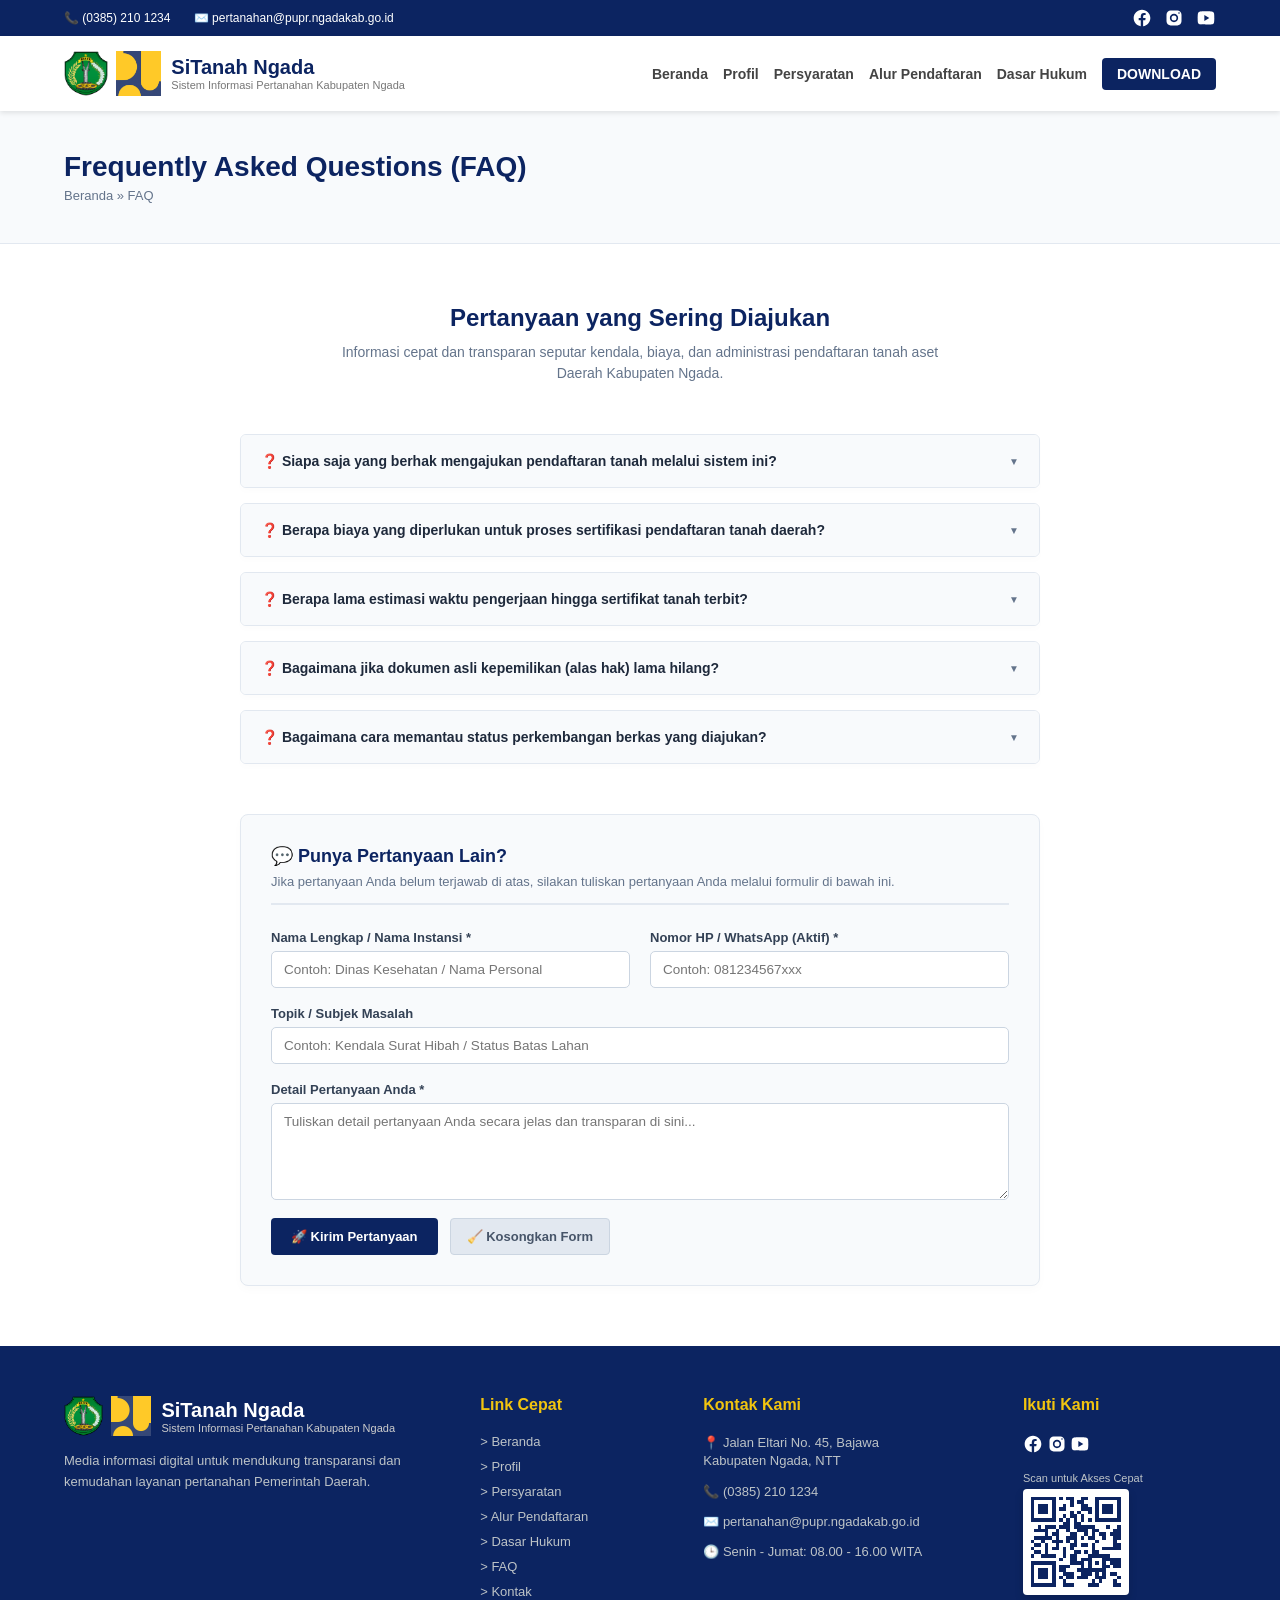
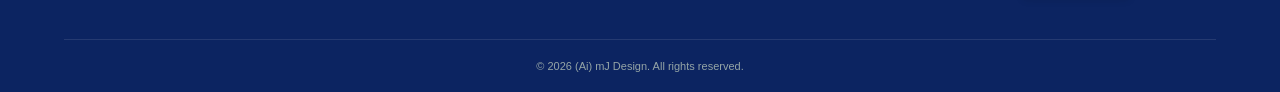
<file: faq.html>
<!DOCTYPE html>
<html lang="id">
<head>
    <meta charset="UTF-8">
    <meta name="viewport" content="width=device-width, initial-scale=1.0">
    <title>SiTanah Ngada - Sistem Informasi Pertanahan</title>
    <link rel="stylesheet" href="style.css">
</head>
<body>

    <!-- TOP BAR -->
    <div class="top-bar">
        <div class="container top-bar-content">
            <div class="top-info">
                <span>📞 (0385) 210 1234</span>
                <span>✉️ pertanahan@pupr.ngadakab.go.id</span>
            </div>
            <!--div class="top-social">
                <span>📘</span> <span>📸</span> <span>📺</span>
            </div-->
            <div class="top-social">
                <!-- Facebook Icon -->
                <a href="#" aria-label="Facebook">
                    <!--svg width="16" height="16" fill="currentColor" viewBox="0 0 16 16">
                        <path d="M16 8.049c0-4.446-3.582-8.05-8-8.05C3.58 0-.002 3.603-.002 8.05c0 4.017 2.926 7.347 6.75 7.951v-5.625h-2.03V8.05H6.75V6.275c0-2.017 1.195-3.131 3.022-3.131.876 0 1.791.157 1.791.157v1.98h-1.009c-.993 0-1.303.621-1.303 1.258v1.51h2.218l-.354 2.326H9.25V16c3.824-.604 6.75-3.934 6.75-7.951z"/>
                    </svg-->
                    <svg xmlns="http://www.w3.org/2000/svg" x="0px" y="0px" fill="currentColor" width="20" height="20" viewBox="0 0 24 24">
                        <path d="M12,2C6.477,2,2,6.477,2,12c0,5.013,3.693,9.153,8.505,9.876V14.65H8.031v-2.629h2.474v-1.749 c0-2.896,1.411-4.167,3.818-4.167c1.153,0,1.762,0.085,2.051,0.124v2.294h-1.642c-1.022,0-1.379,0.969-1.379,2.061v1.437h2.995 l-0.406,2.629h-2.588v7.247C18.235,21.236,22,17.062,22,12C22,6.477,17.523,2,12,2z"></path>
                    </svg>
                </a>
                <!-- Instagram Icon -->
                <a href="#" aria-label="Instagram">
                    <!--svg width="16" height="16" fill="currentColor" viewBox="0 0 16 16">
                        <path d="M8 0C5.829 0 5.556.01 4.703.048 3.85.088 3.269.222 2.76.42a3.917 3.917 0 0 0-1.417.923A3.893 3.893 0 0 0 .42 2.76C.222 3.268.087 3.85.048 4.7.01 5.555 0 5.827 0 8.001c0 2.172.01 2.444.048 3.297.04.852.174 1.433.372 1.942.205.526.478.972.923 1.417.444.445.89.719 1.416.923.51.198 1.09.333 1.942.372C5.555 15.99 5.827 16 8 16s2.444-.01 3.298-.048c.851-.04 1.434-.174 1.943-.372a3.916 3.916 0 0 0 1.416-.923c.445-.445.718-.891.923-1.417.197-.509.332-1.09.372-1.942C15.99 10.445 16 10.173 16 8s-.01-2.444-.048-3.298c-.04-.851-.175-1.433-.372-1.941a3.926 3.926 0 0 0-.923-1.417A3.911 3.911 0 0 0 13.24.42c-.51-.198-1.092-.333-1.943-.372C10.443.01 10.172 0 7.998 0h.003zm-.717 1.442h.718c2.136 0 2.389.007 3.232.046.78.035 1.204.166 1.486.275.373.145.64.319.92.599.28.28.453.546.598.92.11.281.24.705.275 1.485.039.843.047 1.096.047 3.231s-.008 2.389-.047 3.232c-.035.78-.166 1.203-.275 1.485a2.47 2.47 0 0 1-.599.919c-.28.28-.546.453-.92.598-.28.11-.704.24-1.485.276-.843.038-1.096.047-3.232.047s-2.39-.009-3.233-.047c-.78-.036-1.203-.166-1.485-.276a2.478 2.478 0 0 1-.92-.598 2.48 2.48 0 0 1-.6-.92c-.109-.281-.24-.705-.275-1.485-.038-.843-.046-1.096-.046-3.233 0-2.136.008-2.388.046-3.231.036-.78.166-1.204.276-1.486.145-.373.319-.64.599-.92.28-.28.546-.453.92-.598.282-.11.705-.24 1.485-.276.738-.034 1.024-.044 2.515-.045v.002zm4.988 1.328a.96.96 0 1 0 0 1.92.96.96 0 0 0 0-1.92zm-4.27 1.122a4.109 4.109 0 1 0 0 8.217 4.109 4.109 0 0 0 0-8.217zm0 1.441a2.667 2.667 0 1 1 0 5.334 2.667 2.667 0 0 1 0-5.334z"/>
                    </svg-->
                    <svg xmlns="http://www.w3.org/2000/svg" x="0px" y="0px" fill="currentColor" width="20" height="20" viewBox="0 0 24 24">
                        <path d="M 8 3 C 5.239 3 3 5.239 3 8 L 3 16 C 3 18.761 5.239 21 8 21 L 16 21 C 18.761 21 21 18.761 21 16 L 21 8 C 21 5.239 18.761 3 16 3 L 8 3 z M 18 5 C 18.552 5 19 5.448 19 6 C 19 6.552 18.552 7 18 7 C 17.448 7 17 6.552 17 6 C 17 5.448 17.448 5 18 5 z M 12 7 C 14.761 7 17 9.239 17 12 C 17 14.761 14.761 17 12 17 C 9.239 17 7 14.761 7 12 C 7 9.239 9.239 7 12 7 z M 12 9 A 3 3 0 0 0 9 12 A 3 3 0 0 0 12 15 A 3 3 0 0 0 15 12 A 3 3 0 0 0 12 9 z"></path>
                    </svg>
                </a>
                <!-- YouTube Icon -->
                <a href="#" aria-label="YouTube">
                    <!--svg width="16" height="16" fill="currentColor" viewBox="0 0 16 16">
                        <path d="M8.051 1.999h.089c.822.003 4.987.033 6.11.335a2.01 2.01 0 0 1 1.415 1.42c.101.38.172.883.22 1.402l.01.104.022.26.008.104c.065.914.073 1.77.074 1.957v.075c-.001.194-.01 1.108-.082 2.06l-.008.105-.009.104c-.05 1.55-.174 1.902-.223 2.084a2.01 2.01 0 0 1-1.415 1.42c-1.117.299-5.273.33-6.1l.034c-.815-.003-4.977-.033-6.1-.335a2.01 2.01 0 0 1-1.415-1.42c-.101-.38-.172-.882-.22-1.402l-.013-.104-.018-.233-.007-.104c-.065-.914-.073-1.77-.074-1.957v-.075c.001-.194.01-1.108.082-2.06l.004-.105.01-.104c.05-1.55.174-1.902.223-2.084a2.01 2.01 0 0 1 1.415-1.42c1.117-.299 5.273-.33 6.1-.33h.089zm-1.67 3.375v4.25l4.015-2.125-4.015-2.125z"/>
                    </svg-->
                    <svg xmlns="http://www.w3.org/2000/svg" x="0px" y="0px" fill="currentColor" width="20" height="20" viewBox="0 0 24 24">
                        <path d="M21.582,6.186c-0.23-0.86-0.908-1.538-1.768-1.768C18.254,4,12,4,12,4S5.746,4,4.186,4.418 c-0.86,0.23-1.538,0.908-1.768,1.768C2,7.746,2,12,2,12s0,4.254,0.418,5.814c0.23,0.86,0.908,1.538,1.768,1.768 C5.746,20,12,20,12,20s6.254,0,7.814-0.418c0.861-0.23,1.538-0.908,1.768-1.768C22,16.254,22,12,22,12S22,7.746,21.582,6.186z M10,15.464V8.536L16,12L10,15.464z"></path>
                    </svg>
                </a>
            </div>
        </div>
    </div>

    <!-- NAVBAR -->
    <header class="navbar">
        <div class="container nav-content">
            <!--div class="logo-area">
                <div class="logo-placeholder">🟢</div>
                <div>
                    <h1 class="logo-title">SiTanah Ngada</h1>
                    <p class="logo-subtitle">Sistem Informasi Pertanahan Kabupaten Ngada</p>
                </div>
            </div-->

            <div class="logo-area">
                <div class="logo-images">
                    <!-- Logo Kabupaten Ngada -->
                    <img src="logo/Ngada.png" alt="Logo Kabupaten Ngada" class="web-logo">
                    <!-- Logo PUPR -->
                    <img src="logo/LogoPU.jpg" alt="Logo PUPR" class="web-logo">
                </div>
                <div>
                    <h1 class="logo-title">SiTanah Ngada</h1>
                    <p class="logo-subtitle">Sistem Informasi Pertanahan Kabupaten Ngada</p>
                </div>
            </div>

            <nav class="nav-links">
                <a href="index.html">Beranda</a>
                <a href="profil.html">Profil</a>
                <a href="persyaratan.html">Persyaratan</a>
                <a href="alur.html">Alur Pendaftaran</a>
                <a href="dasar-hukum.html">Dasar Hukum</a>
                <!--a href="#">FAQ</a>
                <a href="#">Kontak</a-->
                <a href="#" class="btn-contact-nav">DOWNLOAD</a>
            </nav>
        </div>
    </header>

    <!-- BREADCRUMB BANNER -->
    <section class="page-banner">
        <div class="container">
            <h2>Frequently Asked Questions (FAQ)</h2>
            <p><a href="index.html">Beranda</a> &raquo; FAQ</p>
        </div>
    </section>

    <!-- FAQ ACCORDION SECTION -->
    <section class="faq-section">
        <div class="container">
            <div class="section-title-center">
                <h3>Pertanyaan yang Sering Diajukan</h3>
                <p>Informasi cepat dan transparan seputar kendala, biaya, dan administrasi pendaftaran tanah aset Daerah Kabupaten Ngada.</p>
            </div>

            <div class="faq-container">
                
                <!-- FAQ Item 1 -->
                <div class="faq-item">
                    <input type="checkbox" id="faq1" class="faq-toggle">
                    <label for="faq1" class="faq-label">
                        <span>❓ Siapa saja yang berhak mengajukan pendaftaran tanah melalui sistem ini?</span>
                        <span class="arrow-icon">▼</span>
                    </label>
                    <div class="faq-content">
                        <p>Pendaftaran diutamakan bagi **Perangkat Daerah (SKPD)** di lingkungan Pemerintah Kabupaten Ngada yang mengelola aset tanah instansi. Namun, **masyarakat umum** juga dapat mengakses halaman ini untuk mempelajari standar persyaratan transparan kepemilikan lahan yang berbatasan langsung dengan aset daerah.</p>
                    </div>
                </div>

                <!-- FAQ Item 2 -->
                <div class="faq-item">
                    <input type="checkbox" id="faq2" class="faq-toggle">
                    <label for="faq2" class="faq-label">
                        <span>❓ Berapa biaya yang diperlukan untuk proses sertifikasi pendaftaran tanah daerah?</span>
                        <span class="arrow-icon">▼</span>
                    </label>
                    <div class="faq-content">
                        <p>Seluruh proses pelayanan verifikasi dan administrasi pada Bidang Pertanahan Dinas PUPR Kabupaten Ngada adalah **Rp. 0,- (Gratis / Bebas Pungli)**. Biaya resmi penerbitan sertifikat penegasan hak di Kantor Pertanahan BPN disesuaikan dengan tarif Penerimaan Negara Bukan Pajak (PNBP) yang berlaku legal secara transparan.</p>
                    </div>
                </div>

                <!-- FAQ Item 3 -->
                <div class="faq-item">
                    <input type="checkbox" id="faq3" class="faq-toggle">
                    <label for="faq3" class="faq-label">
                        <span>❓ Berapa lama estimasi waktu pengerjaan hingga sertifikat tanah terbit?</span>
                        <span class="arrow-icon">▼</span>
                    </label>
                    <div class="faq-content">
                        <p>Proses verifikasi berkas awal di Dinas PUPR memakan waktu maksimal **3 hari kerja**. Pengukuran fisik lapangan bersama tim gabungan dijadwalkan dalam waktu **5 hari kerja**. Durasi pembukuan hak hingga penerbitan sertifikat akhir sepenuhnya bergantung pada standar operasional prosedur (SOP) di Kantor BPN Kabupaten Ngada.</p>
                    </div>
                </div>

                <!-- FAQ Item 4 -->
                <div class="faq-item">
                    <input type="checkbox" id="faq4" class="faq-toggle">
                    <label for="faq4" class="faq-label">
                        <span>❓ Bagaimana jika dokumen asli kepemilikan (alas hak) lama hilang?</span>
                        <span class="arrow-icon">▼</span>
                    </label>
                    <div class="faq-content">
                        <p>Apabila dokumen dasar perolehan asal hilang, instansi atau pengaju wajib menyertakan **Surat Keterangan Kehilangan dari Kepolisian**, kemudian membuat **Surat Pernyataan Penguasaan Fisik Bidang Tanah (Sporadik)** yang dikuatkan secara mutlak oleh saksi batas lahan serta diketahui oleh Kepala Desa atau Lurah setempat.</p>
                    </div>
                </div>

                <!-- FAQ Item 5 -->
                <div class="faq-item">
                    <input type="checkbox" id="faq5" class="faq-toggle">
                    <label for="faq5" class="faq-label">
                        <span>❓ Bagaimana cara memantau status perkembangan berkas yang diajukan?</span>
                        <span class="arrow-icon">▼</span>
                    </label>
                    <div class="faq-content">
                        <p>Untuk saat ini, perwakilan perangkat daerah dapat menanyakan perkembangan dokumen secara berkala ke loket Bidang Pertanahan atau memanfaatkan kontak resmi WhatsApp/Email yang tertera pada menu **Kontak Kami** di situs ini.</p>
                    </div>
                </div>

            </div>
        </div>

        <!-- FORMULIR KOTAK PERTANYAAN BARU OFFLINE -->
            <div class="faq-form-container">
                <div class="form-header">
                    <h4>💬 Punya Pertanyaan Lain?</h4>
                    <p>Jika pertanyaan Anda belum terjawab di atas, silakan tuliskan pertanyaan Anda melalui formulir di bawah ini.</p>
                </div>

                <!-- Form diperbarui dengan memanggil fungsi simpanPertanyaan() -->
                <form onsubmit="simpanPertanyaan(); return false;">
                    <div class="form-group-row">
                        <div class="form-group">
                            <label for="nama_pengirim">Nama Lengkap / Nama Instansi *</label>
                            <input type="text" id="nama_pengirim" required placeholder="Contoh: Dinas Kesehatan / Nama Personal">
                        </div>
                        <div class="form-group">
                            <label for="kontak_pengirim">Nomor HP / WhatsApp (Aktif) *</label>
                            <input type="tel" id="kontak_pengirim" required placeholder="Contoh: 081234567xxx">
                        </div>
                    </div>

                    <div class="form-group">
                        <label for="subjek_pertanyaan">Topik / Subjek Masalah</label>
                        <input type="text" id="subjek_pertanyaan" placeholder="Contoh: Kendala Surat Hibah / Status Batas Lahan">
                    </div>

                    <div class="form-group">
                        <label for="isi_pertanyaan">Detail Pertanyaan Anda *</label>
                        <textarea id="isi_pertanyaan" rows="5" required placeholder="Tuliskan detail pertanyaan Anda secara jelas dan transparan di sini..."></textarea>
                    </div>

                    <div class="form-actions">
                        <button type="submit" class="btn-submit-faq">🚀 Kirim Pertanyaan</button>
                        <button type="reset" class="btn-reset-faq">🧹 Kosongkan Form</button>
                    </div>
                </form>

                <!-- SCRIPT UNTUK MENYIMPAN DATA SECARA OFFLINE -->
                <script>
                    function simpanPertanyaan() {
                        // 1. Ambil data dari inputan form
                        const nama = document.getElementById('nama_pengirim').value;
                        const kontak = document.getElementById('kontak_pengirim').value;
                        const subjek = document.getElementById('subjek_pertanyaan').value;
                        const isi = document.getElementById('isi_pertanyaan').value;
                        const tanggal = new Date().toLocaleString('id-ID');

                        // 2. Bungkus data menjadi satu objek pertanyaan
                        const dataBaru = { nama, kontak, subjek, isi, tanggal };

                        // 3. Ambil data pertanyaan lama yang sudah tersimpan di komputer (jika ada)
                        let daftarPertanyaan = JSON.parse(localStorage.getItem('data_sitanah_faq')) || [];

                        // 4. Masukkan data baru ke dalam daftar
                        daftarPertanyaan.push(dataBaru);

                        // 5. Simpan kembali ke dalam penyimpanan lokal browser (localStorage)
                        localStorage.setItem('data_sitanah_faq', JSON.stringify(daftarPertanyaan));

                        // 6. Tampilkan notifikasi sukses dan reset form
                        alert('Terima kasih! Pertanyaan Anda telah BERHASIL tersimpan di penyimpanan lokal komputer ini (Offline).');
                        document.getElementById('nama_pengirim').value = '';
                        document.getElementById('kontak_pengirim').value = '';
                        document.getElementById('subjek_pertanyaan').value = '';
                        document.getElementById('isi_pertanyaan').value = '';
                    }
                </script>
                
                <!-- Form menggunakan action javascript kosong agar halaman tidak reload saat di-submit offline --
                <form onsubmit="alert('Terima kasih! Pertanyaan Anda telah tersimpan secara lokal di sistem offline ini.'); this.reset(); return false;">
                    <div class="form-group-row">
                        <div class="form-group">
                            <label for="nama_pengirim">Nama Lengkap / Nama Instansi *</label>
                            <input type="text" id="nama_pengirim" required placeholder="Contoh: Dinas Kesehatan / Nama Personal">
                        </div>
                        <div class="form-group">
                            <label for="kontak_pengirim">Nomor HP / WhatsApp (Aktif) *</label>
                            <input type="tel" id="kontak_pengirim" required placeholder="Contoh: 081234567xxx">
                        </div>
                    </div>

                    <div class="form-group">
                        <label for="subjek_pertanyaan">Topik / Subjek Masalah</label>
                        <input type="text" id="subjek_pertanyaan" placeholder="Contoh: Kendala Surat Hibah / Status Batas Lahan">
                    </div>

                    <div class="form-group">
                        <label for="isi_pertanyaan">Detail Pertanyaan Anda *</label>
                        <textarea id="isi_pertanyaan" rows="5" required placeholder="Tuliskan detail pertanyaan Anda secara jelas dan transparan di sini..."></textarea>
                    </div>

                    <div class="form-actions">
                        <button type="submit" class="btn-submit-faq">🚀 Kirim Pertanyaan</button>
                        <button type="reset" class="btn-reset-faq">🧹 Kosongkan Form</button>
                    </div>
                </form-->
            </div>
    </section>

    <!-- HERO SECTION --
    <section class="hero">
        <div class="container hero-content">
            <div class="hero-text">
                <p class="hero-welcome">Selamat Datang di</p>
                <h2 class="hero-title">SiTanah Ngada</h2>
                <h3 class="hero-subtitle">Sistem Informasi Pertanahan Kabupaten Ngada</h3>
                <p class="hero-desc">
                    Media informasi digital mengenai proses Pendaftaran Tanah Pemerintah Daerah Kabupaten Ngada yang mudah, transparan, dan dapat diakses oleh perangkat daerah maupun masyarakat.
                </p>
                <div class="hero-buttons">
                    <a href="#" class="btn btn-blue">📄 PELAJARI ALUR PENDAFTARAN →</a>
                    <a href="#" class="btn btn-yellow">📋 LIHAT PERSYARATAN</a>
                </div>
            </div>

            <div class="hero-image-container">
                <!-- Wrapper untuk slider --
                <div class="slider-wrapper">
                    <div class="slider">
                        <!-- Slide 1 (Gedung Baru) --
                        <div class="slide" id="slide-1">
                            <img src="pic/pu_depan.png" alt="Dinas PUPR Kabupaten Ngada Baru">
                            <div class="building-tag">KONDISI SEKARANG<br>DINAS PUPR NGADA</div>
                        </div>
                        <!-- Slide 2 (Gedung Lama) --
                        <div class="slide" id="slide-2">
                            <img src="pic/pu_blakang.jpeg" alt="Dinas PUPR Kabupaten Ngada Lama">
                            <div class="building-tag">KONDISI SEBELUMNYA<br>DINAS PUPR NGADA</div>
                        </div>
                    </div>
                    
                    <!-- Tombol Navigasi Manual Kiri & Kanan --
                    <a href="#slide-2" class="slider-nav nav-prev">&#10094;</a>
                    <a href="#slide-1" class="slider-nav nav-next">&#10095;</a>
                </div>
            </div>


            <!--div class="hero-image-container">
                <!-- Placeholder untuk gedung Dinas PUPR --
                <div class="building-placeholder">
                    <div class="building-tag">DINAS PUPR<br>KABUPATEN NGADA</div>
                </div>
            </div--
        </div>
    </section>

    <!-- SERVICE INFO SECTION --
    <section class="services">
        <div class="container">
            <div class="services-header">
                <h2>INFORMASI LAYANAN</h2>
                <p>Temukan informasi lengkap mengenai pendaftaran tanah Pemerintah Daerah Kabupaten Ngada</p>
            </div>
            
            <div class="services-grid">
                <!-- Card 1 --
                <div class="card">
                    <div class="card-icon icon-blue">📄</div>
                    <h3>Persyaratan</h3>
                    <p>Informasi lengkap mengenai dokumen dan persyaratan pendaftaran tanah.</p>
                    <a href="#">Selengkapnya →</a>
                </div>
                <!-- Card 2 --
                <div class="card">
                    <div class="card-icon icon-green">🌿</div>
                    <h3>Alur Pendaftaran</h3>
                    <p>Tahapan proses pendaftaran tanah Pemerintah Daerah Kabupaten Ngada.</p>
                    <a href="#">Selengkapnya →</a>
                </div>
                <!-- Card 3 --
                <div class="card">
                    <div class="card-icon icon-orange">⚖️</div>
                    <h3>Dasar Hukum</h3>
                    <p>Landasan hukum dan peraturan yang menjadi dasar pelayanan pertanahan.</p>
                    <a href="#">Selengkapnya →</a>
                </div>
                <!-- Card 4 --
                <div class="card">
                    <div class="card-icon icon-purple">❓</div>
                    <h3>FAQ</h3>
                    <p>Pertanyaan yang sering diajukan seputar pendaftaran tanah Pemerintah Daerah.</p>
                    <a href="#">Selengkapnya →</a>
                </div>
                <!-- Card 5 --
                <div class="card">
                    <div class="card-icon icon-lightblue">📞</div>
                    <h3>Kontak</h3>
                    <p>Informasi kontak dan lokasi Bidang Pertanahan Dinas PUPR Kabupaten Ngada.</p>
                    <a href="#">Selengkapnya →</a>
                </div>
            </div>
        </div>
    </section-->

    <!-- FOOTER -->
    <footer class="footer">
        <div class="container footer-grid">
            <div class="footer-brand">
                <div class="logo-area">
                    <!--div class="logo-placeholder">🟢</div-->
                    <div class="logo-images">
                        <!-- Logo Kabupaten Ngada -->
                        <img src="logo/Ngada.png" alt="Logo Kabupaten Ngada" class="web-logo">
                        <!-- Logo PUPR -->
                        <img src="logo/LogoPU.jpg" alt="Logo PUPR" class="web-logo">
                    </div>
                    <!--div>
                        <h1 class="logo-title">SiTanah Ngada</h1>
                        <p class="logo-subtitle">Sistem Informasi Pertanahan Kabupaten Ngada</p>
                    </div-->    
                    <div>
                        <h3 class="logo-title" style="color: white;">SiTanah Ngada</h3>
                        <p class="logo-subtitle" style="color: #ccc;">Sistem Informasi Pertanahan Kabupaten Ngada</p>
                    </div>
                </div>
                <p class="footer-desc">Media informasi digital untuk mendukung transparansi dan kemudahan layanan pertanahan Pemerintah Daerah.</p>
            </div>

            <div class="footer-links">
                <h4>Link Cepat</h4>
                <ul>
                    <li><a href="#">&gt; Beranda</a></li>
                    <li><a href="#">&gt; Profil</a></li>
                    <li><a href="#">&gt; Persyaratan</a></li>
                    <li><a href="#">&gt; Alur Pendaftaran</a></li>
                    <li><a href="#">&gt; Dasar Hukum</a></li>
                    <li><a href="#">&gt; FAQ</a></li>
                    <li><a href="#">&gt; Kontak</a></li>
                </ul>
            </div>

            <div class="footer-contact">
                <h4>Kontak Kami</h4>
                <p>📍 Jalan Eltari No. 45, Bajawa<br>Kabupaten Ngada, NTT</p>
                <p>📞 (0385) 210 1234</p>
                <p>✉️ pertanahan@pupr.ngadakab.go.id</p>
                <p>🕒 Senin - Jumat: 08.00 - 16.00 WITA</p>
            </div>

            <div class="footer-social">
                <h4>Ikuti Kami</h4>
                <div class="social-icons">
                    <!--span>📘</span> <span>📸</span> <span>📺</span-->
                    <!-- Facebook Icon -->
                    <a href="#" aria-label="Facebook">
                        <!--svg width="16" height="16" fill="currentColor" viewBox="0 0 16 16">
                            <path d="M16 8.049c0-4.446-3.582-8.05-8-8.05C3.58 0-.002 3.603-.002 8.05c0 4.017 2.926 7.347 6.75 7.951v-5.625h-2.03V8.05H6.75V6.275c0-2.017 1.195-3.131 3.022-3.131.876 0 1.791.157 1.791.157v1.98h-1.009c-.993 0-1.303.621-1.303 1.258v1.51h2.218l-.354 2.326H9.25V16c3.824-.604 6.75-3.934 6.75-7.951z"/>
                        </svg-->
                        <svg xmlns="http://www.w3.org/2000/svg" x="0px" y="0px" fill="currentColor" width="20" height="20" viewBox="0 0 24 24">
                            <path d="M12,2C6.477,2,2,6.477,2,12c0,5.013,3.693,9.153,8.505,9.876V14.65H8.031v-2.629h2.474v-1.749 c0-2.896,1.411-4.167,3.818-4.167c1.153,0,1.762,0.085,2.051,0.124v2.294h-1.642c-1.022,0-1.379,0.969-1.379,2.061v1.437h2.995 l-0.406,2.629h-2.588v7.247C18.235,21.236,22,17.062,22,12C22,6.477,17.523,2,12,2z"></path>
                        </svg>
                    </a>
                    <!-- Instagram Icon -->
                    <a href="#" aria-label="Instagram">
                        <!--svg width="16" height="16" fill="currentColor" viewBox="0 0 16 16">
                            <path d="M8 0C5.829 0 5.556.01 4.703.048 3.85.088 3.269.222 2.76.42a3.917 3.917 0 0 0-1.417.923A3.893 3.893 0 0 0 .42 2.76C.222 3.268.087 3.85.048 4.7.01 5.555 0 5.827 0 8.001c0 2.172.01 2.444.048 3.297.04.852.174 1.433.372 1.942.205.526.478.972.923 1.417.444.445.89.719 1.416.923.51.198 1.09.333 1.942.372C5.555 15.99 5.827 16 8 16s2.444-.01 3.298-.048c.851-.04 1.434-.174 1.943-.372a3.916 3.916 0 0 0 1.416-.923c.445-.445.718-.891.923-1.417.197-.509.332-1.09.372-1.942C15.99 10.445 16 10.173 16 8s-.01-2.444-.048-3.298c-.04-.851-.175-1.433-.372-1.941a3.926 3.926 0 0 0-.923-1.417A3.911 3.911 0 0 0 13.24.42c-.51-.198-1.092-.333-1.943-.372C10.443.01 10.172 0 7.998 0h.003zm-.717 1.442h.718c2.136 0 2.389.007 3.232.046.78.035 1.204.166 1.486.275.373.145.64.319.92.599.28.28.453.546.598.92.11.281.24.705.275 1.485.039.843.047 1.096.047 3.231s-.008 2.389-.047 3.232c-.035.78-.166 1.203-.275 1.485a2.47 2.47 0 0 1-.599.919c-.28.28-.546.453-.92.598-.28.11-.704.24-1.485.276-.843.038-1.096.047-3.232.047s-2.39-.009-3.233-.047c-.78-.036-1.203-.166-1.485-.276a2.478 2.478 0 0 1-.92-.598 2.48 2.48 0 0 1-.6-.92c-.109-.281-.24-.705-.275-1.485-.038-.843-.046-1.096-.046-3.233 0-2.136.008-2.388.046-3.231.036-.78.166-1.204.276-1.486.145-.373.319-.64.599-.92.28-.28.546-.453.92-.598.282-.11.705-.24 1.485-.276.738-.034 1.024-.044 2.515-.045v.002zm4.988 1.328a.96.96 0 1 0 0 1.92.96.96 0 0 0 0-1.92zm-4.27 1.122a4.109 4.109 0 1 0 0 8.217 4.109 4.109 0 0 0 0-8.217zm0 1.441a2.667 2.667 0 1 1 0 5.334 2.667 2.667 0 0 1 0-5.334z"/>
                        </svg-->
                        <svg xmlns="http://www.w3.org/2000/svg" x="0px" y="0px" fill="currentColor" width="20" height="20" viewBox="0 0 24 24">
                            <path d="M 8 3 C 5.239 3 3 5.239 3 8 L 3 16 C 3 18.761 5.239 21 8 21 L 16 21 C 18.761 21 21 18.761 21 16 L 21 8 C 21 5.239 18.761 3 16 3 L 8 3 z M 18 5 C 18.552 5 19 5.448 19 6 C 19 6.552 18.552 7 18 7 C 17.448 7 17 6.552 17 6 C 17 5.448 17.448 5 18 5 z M 12 7 C 14.761 7 17 9.239 17 12 C 17 14.761 14.761 17 12 17 C 9.239 17 7 14.761 7 12 C 7 9.239 9.239 7 12 7 z M 12 9 A 3 3 0 0 0 9 12 A 3 3 0 0 0 12 15 A 3 3 0 0 0 15 12 A 3 3 0 0 0 12 9 z"></path>
                        </svg>
                    </a>
                    <!-- YouTube Icon -->
                    <a href="#" aria-label="YouTube">
                        <!--svg width="16" height="16" fill="currentColor" viewBox="0 0 16 16">
                            <path d="M8.051 1.999h.089c.822.003 4.987.033 6.11.335a2.01 2.01 0 0 1 1.415 1.42c.101.38.172.883.22 1.402l.01.104.022.26.008.104c.065.914.073 1.77.074 1.957v.075c-.001.194-.01 1.108-.082 2.06l-.008.105-.009.104c-.05 1.55-.174 1.902-.223 2.084a2.01 2.01 0 0 1-1.415 1.42c-1.117.299-5.273.33-6.1l.034c-.815-.003-4.977-.033-6.1-.335a2.01 2.01 0 0 1-1.415-1.42c-.101-.38-.172-.882-.22-1.402l-.013-.104-.018-.233-.007-.104c-.065-.914-.073-1.77-.074-1.957v-.075c.001-.194.01-1.108.082-2.06l.004-.105.01-.104c.05-1.55.174-1.902.223-2.084a2.01 2.01 0 0 1 1.415-1.42c1.117-.299 5.273-.33 6.1-.33h.089zm-1.67 3.375v4.25l4.015-2.125-4.015-2.125z"/>
                        </svg-->
                        <svg xmlns="http://www.w3.org/2000/svg" x="0px" y="0px" fill="currentColor" width="20" height="20" viewBox="0 0 24 24">
                            <path d="M21.582,6.186c-0.23-0.86-0.908-1.538-1.768-1.768C18.254,4,12,4,12,4S5.746,4,4.186,4.418 c-0.86,0.23-1.538,0.908-1.768,1.768C2,7.746,2,12,2,12s0,4.254,0.418,5.814c0.23,0.86,0.908,1.538,1.768,1.768 C5.746,20,12,20,12,20s6.254,0,7.814-0.418c0.861-0.23,1.538-0.908,1.768-1.768C22,16.254,22,12,22,12S22,7.746,21.582,6.186z M10,15.464V8.536L16,12L10,15.464z"></path>
                        </svg>
                    </a>
                </div>
                <p>Scan untuk Akses Cepat</p>
                <!--div class="qr-placeholder">QR Code</div-->
                <div id="qrcode" class="qr-real-box"></div>
            </div>
        </div>
        <div class="footer-bottom">
            <p>&copy; 2026 (Ai) mJ Design. All rights reserved.</p>
        </div>
    </footer>

    <!-- 2. PANGGIL FILE LIBRARY SCRIPT OFFLINE (Letakkan sebelum tag penutup body) -->
    <script src="qrcode.min.js"></script>
    <!-- 3. KODE INSTAN UNTUK MEMBUAT GAMBAR QR CODE -->
    <script>
        // Jalankan pembuatan QR code setelah halaman selesai dimuat browser
        window.addEventListener('DOMContentLoaded', (event) => {
            // Targetkan element dengan ID 'qrcode'
            new QRCode(document.getElementById("qrcode"), {
                text: "index.html", // Isikan link website atau nama file lokal utama Anda di sini
                width: 90,          // Lebar gambar QR Code (dalam pixel)
                height: 90,         // Tinggi gambar QR Code (dalam pixel)
                colorDark : "#0c2461", // Warna kotak QR (disesuaikan dengan warna biru khas Ngada)
                colorLight : "#ffffff", // Warna latar belakang QR
                correctLevel : QRCode.CorrectLevel.H // Tingkat akurasi scan tinggi
            });
        });
    </script>

</body>
</html>
</file>
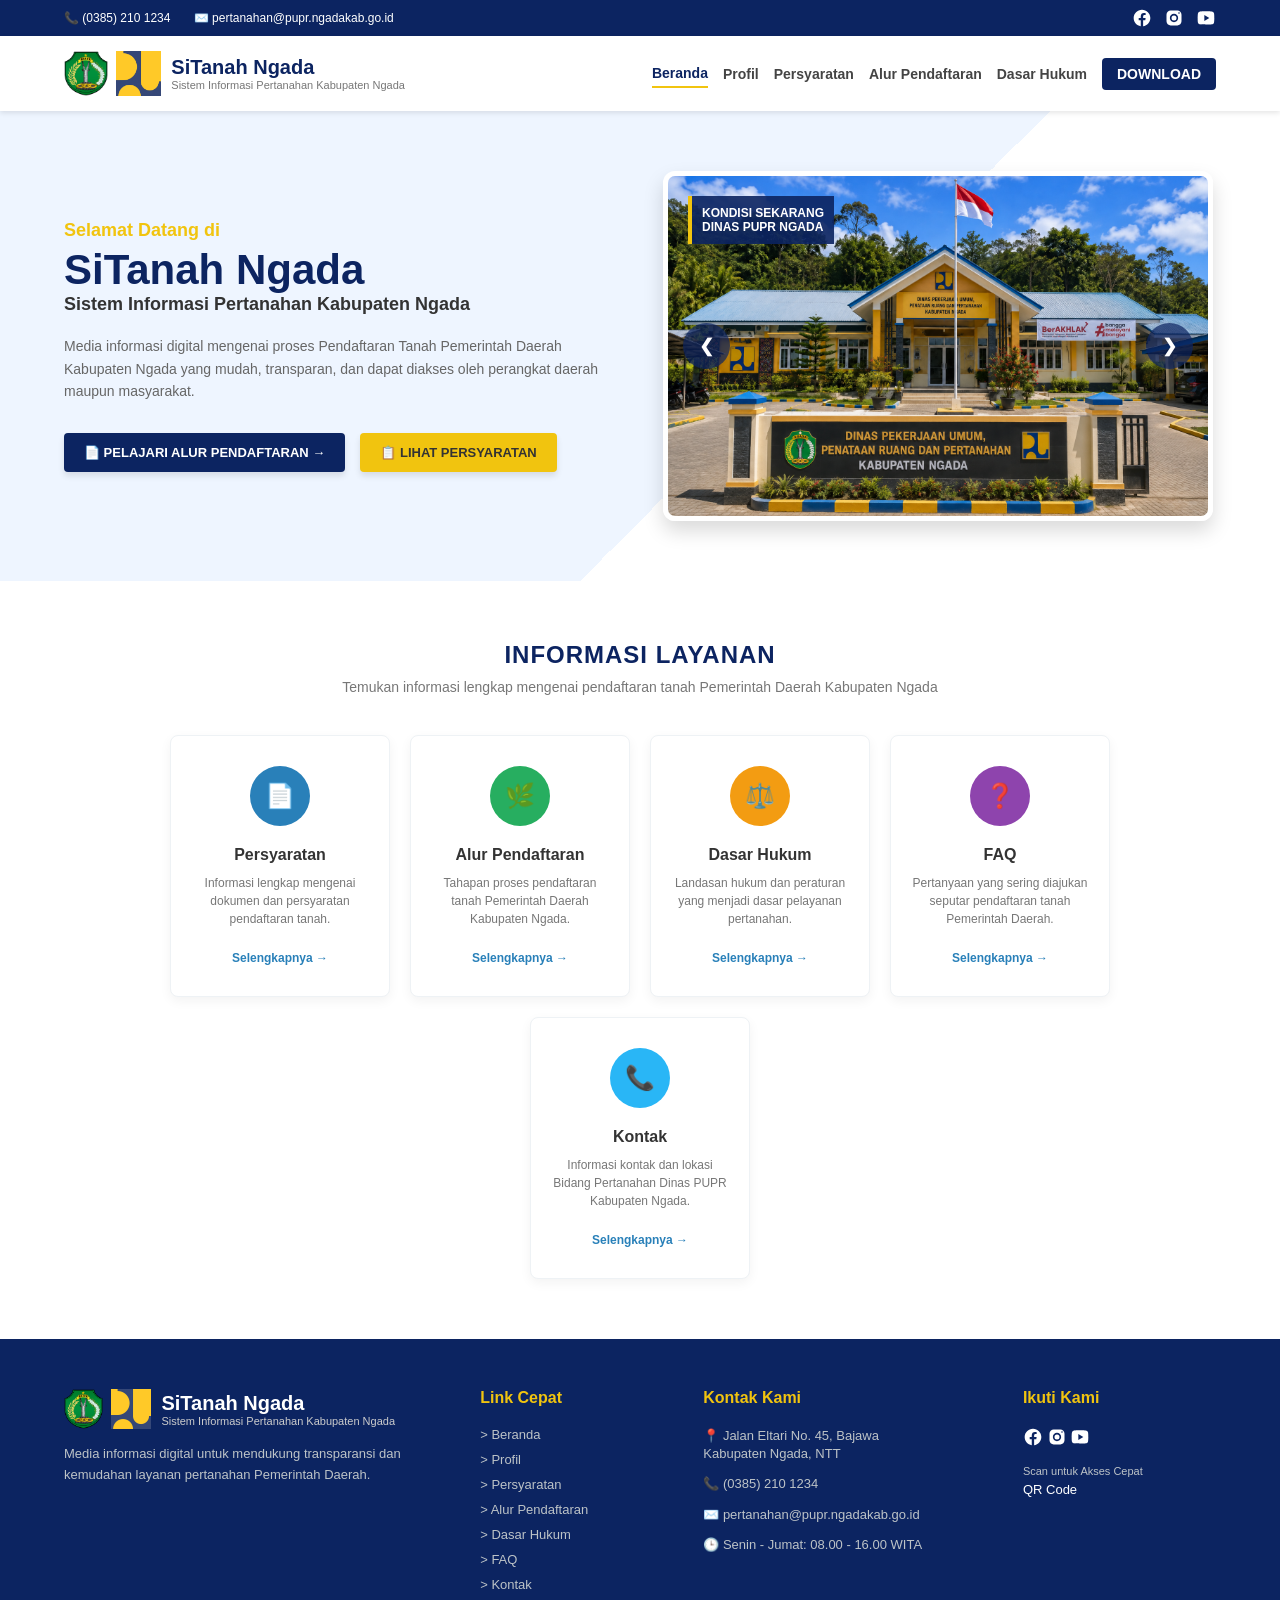
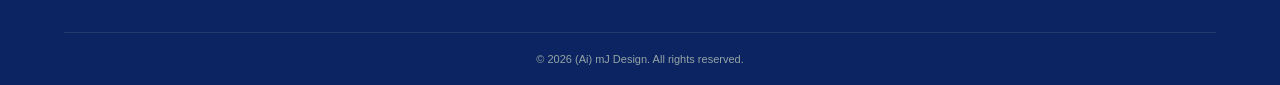
<file: index - CopyMaster.html>
<!DOCTYPE html>
<html lang="id">
<head>
    <meta charset="UTF-8">
    <meta name="viewport" content="width=device-width, initial-scale=1.0">
    <title>SiTanah Ngada - Sistem Informasi Pertanahan</title>
    <link rel="stylesheet" href="style.css">
</head>
<body>

    <!-- TOP BAR -->
    <div class="top-bar">
        <div class="container top-bar-content">
            <div class="top-info">
                <span>📞 (0385) 210 1234</span>
                <span>✉️ pertanahan@pupr.ngadakab.go.id</span>
            </div>
            <!--div class="top-social">
                <span>📘</span> <span>📸</span> <span>📺</span>
            </div-->
            <div class="top-social">
                <!-- Facebook Icon -->
                <a href="#" aria-label="Facebook">
                    <!--svg width="16" height="16" fill="currentColor" viewBox="0 0 16 16">
                        <path d="M16 8.049c0-4.446-3.582-8.05-8-8.05C3.58 0-.002 3.603-.002 8.05c0 4.017 2.926 7.347 6.75 7.951v-5.625h-2.03V8.05H6.75V6.275c0-2.017 1.195-3.131 3.022-3.131.876 0 1.791.157 1.791.157v1.98h-1.009c-.993 0-1.303.621-1.303 1.258v1.51h2.218l-.354 2.326H9.25V16c3.824-.604 6.75-3.934 6.75-7.951z"/>
                    </svg-->
                    <svg xmlns="http://www.w3.org/2000/svg" x="0px" y="0px" fill="currentColor" width="20" height="20" viewBox="0 0 24 24">
                        <path d="M12,2C6.477,2,2,6.477,2,12c0,5.013,3.693,9.153,8.505,9.876V14.65H8.031v-2.629h2.474v-1.749 c0-2.896,1.411-4.167,3.818-4.167c1.153,0,1.762,0.085,2.051,0.124v2.294h-1.642c-1.022,0-1.379,0.969-1.379,2.061v1.437h2.995 l-0.406,2.629h-2.588v7.247C18.235,21.236,22,17.062,22,12C22,6.477,17.523,2,12,2z"></path>
                    </svg>
                </a>
                <!-- Instagram Icon -->
                <a href="#" aria-label="Instagram">
                    <!--svg width="16" height="16" fill="currentColor" viewBox="0 0 16 16">
                        <path d="M8 0C5.829 0 5.556.01 4.703.048 3.85.088 3.269.222 2.76.42a3.917 3.917 0 0 0-1.417.923A3.893 3.893 0 0 0 .42 2.76C.222 3.268.087 3.85.048 4.7.01 5.555 0 5.827 0 8.001c0 2.172.01 2.444.048 3.297.04.852.174 1.433.372 1.942.205.526.478.972.923 1.417.444.445.89.719 1.416.923.51.198 1.09.333 1.942.372C5.555 15.99 5.827 16 8 16s2.444-.01 3.298-.048c.851-.04 1.434-.174 1.943-.372a3.916 3.916 0 0 0 1.416-.923c.445-.445.718-.891.923-1.417.197-.509.332-1.09.372-1.942C15.99 10.445 16 10.173 16 8s-.01-2.444-.048-3.298c-.04-.851-.175-1.433-.372-1.941a3.926 3.926 0 0 0-.923-1.417A3.911 3.911 0 0 0 13.24.42c-.51-.198-1.092-.333-1.943-.372C10.443.01 10.172 0 7.998 0h.003zm-.717 1.442h.718c2.136 0 2.389.007 3.232.046.78.035 1.204.166 1.486.275.373.145.64.319.92.599.28.28.453.546.598.92.11.281.24.705.275 1.485.039.843.047 1.096.047 3.231s-.008 2.389-.047 3.232c-.035.78-.166 1.203-.275 1.485a2.47 2.47 0 0 1-.599.919c-.28.28-.546.453-.92.598-.28.11-.704.24-1.485.276-.843.038-1.096.047-3.232.047s-2.39-.009-3.233-.047c-.78-.036-1.203-.166-1.485-.276a2.478 2.478 0 0 1-.92-.598 2.48 2.48 0 0 1-.6-.92c-.109-.281-.24-.705-.275-1.485-.038-.843-.046-1.096-.046-3.233 0-2.136.008-2.388.046-3.231.036-.78.166-1.204.276-1.486.145-.373.319-.64.599-.92.28-.28.546-.453.92-.598.282-.11.705-.24 1.485-.276.738-.034 1.024-.044 2.515-.045v.002zm4.988 1.328a.96.96 0 1 0 0 1.92.96.96 0 0 0 0-1.92zm-4.27 1.122a4.109 4.109 0 1 0 0 8.217 4.109 4.109 0 0 0 0-8.217zm0 1.441a2.667 2.667 0 1 1 0 5.334 2.667 2.667 0 0 1 0-5.334z"/>
                    </svg-->
                    <svg xmlns="http://www.w3.org/2000/svg" x="0px" y="0px" fill="currentColor" width="20" height="20" viewBox="0 0 24 24">
                        <path d="M 8 3 C 5.239 3 3 5.239 3 8 L 3 16 C 3 18.761 5.239 21 8 21 L 16 21 C 18.761 21 21 18.761 21 16 L 21 8 C 21 5.239 18.761 3 16 3 L 8 3 z M 18 5 C 18.552 5 19 5.448 19 6 C 19 6.552 18.552 7 18 7 C 17.448 7 17 6.552 17 6 C 17 5.448 17.448 5 18 5 z M 12 7 C 14.761 7 17 9.239 17 12 C 17 14.761 14.761 17 12 17 C 9.239 17 7 14.761 7 12 C 7 9.239 9.239 7 12 7 z M 12 9 A 3 3 0 0 0 9 12 A 3 3 0 0 0 12 15 A 3 3 0 0 0 15 12 A 3 3 0 0 0 12 9 z"></path>
                    </svg>
                </a>
                <!-- YouTube Icon -->
                <a href="#" aria-label="YouTube">
                    <!--svg width="16" height="16" fill="currentColor" viewBox="0 0 16 16">
                        <path d="M8.051 1.999h.089c.822.003 4.987.033 6.11.335a2.01 2.01 0 0 1 1.415 1.42c.101.38.172.883.22 1.402l.01.104.022.26.008.104c.065.914.073 1.77.074 1.957v.075c-.001.194-.01 1.108-.082 2.06l-.008.105-.009.104c-.05 1.55-.174 1.902-.223 2.084a2.01 2.01 0 0 1-1.415 1.42c-1.117.299-5.273.33-6.1l.034c-.815-.003-4.977-.033-6.1-.335a2.01 2.01 0 0 1-1.415-1.42c-.101-.38-.172-.882-.22-1.402l-.013-.104-.018-.233-.007-.104c-.065-.914-.073-1.77-.074-1.957v-.075c.001-.194.01-1.108.082-2.06l.004-.105.01-.104c.05-1.55.174-1.902.223-2.084a2.01 2.01 0 0 1 1.415-1.42c1.117-.299 5.273-.33 6.1-.33h.089zm-1.67 3.375v4.25l4.015-2.125-4.015-2.125z"/>
                    </svg-->
                    <svg xmlns="http://www.w3.org/2000/svg" x="0px" y="0px" fill="currentColor" width="20" height="20" viewBox="0 0 24 24">
                        <path d="M21.582,6.186c-0.23-0.86-0.908-1.538-1.768-1.768C18.254,4,12,4,12,4S5.746,4,4.186,4.418 c-0.86,0.23-1.538,0.908-1.768,1.768C2,7.746,2,12,2,12s0,4.254,0.418,5.814c0.23,0.86,0.908,1.538,1.768,1.768 C5.746,20,12,20,12,20s6.254,0,7.814-0.418c0.861-0.23,1.538-0.908,1.768-1.768C22,16.254,22,12,22,12S22,7.746,21.582,6.186z M10,15.464V8.536L16,12L10,15.464z"></path>
                    </svg>
                </a>
            </div>
        </div>
    </div>

    <!-- NAVBAR -->
    <header class="navbar">
        <div class="container nav-content">
            <!--div class="logo-area">
                <div class="logo-placeholder">🟢</div>
                <div>
                    <h1 class="logo-title">SiTanah Ngada</h1>
                    <p class="logo-subtitle">Sistem Informasi Pertanahan Kabupaten Ngada</p>
                </div>
            </div-->

            <div class="logo-area">
                <div class="logo-images">
                    <!-- Logo Kabupaten Ngada -->
                    <img src="logo/Ngada.png" alt="Logo Kabupaten Ngada" class="web-logo">
                    <!-- Logo PUPR -->
                    <img src="logo/LogoPU.jpg" alt="Logo PUPR" class="web-logo">
                </div>
                <div>
                    <h1 class="logo-title">SiTanah Ngada</h1>
                    <p class="logo-subtitle">Sistem Informasi Pertanahan Kabupaten Ngada</p>
                </div>
            </div>

            <nav class="nav-links">
                <a href="#" class="active">Beranda</a>
                <a href="profil.html">Profil</a>
                <a href="persyaratan.html">Persyaratan</a>
                <a href="alur.html">Alur Pendaftaran</a>
                <a href="dasar-hukum.html">Dasar Hukum</a>
                <!--a href="#">FAQ</a>
                <a href="#">Kontak</a-->
                <a href="#" class="btn-contact-nav">DOWNLOAD</a>
            </nav>
        </div>
    </header>

    <!-- HERO SECTION -->
    <section class="hero">
        <div class="container hero-content">
            <div class="hero-text">
                <p class="hero-welcome">Selamat Datang di</p>
                <h2 class="hero-title">SiTanah Ngada</h2>
                <h3 class="hero-subtitle">Sistem Informasi Pertanahan Kabupaten Ngada</h3>
                <p class="hero-desc">
                    Media informasi digital mengenai proses Pendaftaran Tanah Pemerintah Daerah Kabupaten Ngada yang mudah, transparan, dan dapat diakses oleh perangkat daerah maupun masyarakat.
                </p>
                <div class="hero-buttons">
                    <a href="#" class="btn btn-blue">📄 PELAJARI ALUR PENDAFTARAN →</a>
                    <a href="#" class="btn btn-yellow">📋 LIHAT PERSYARATAN</a>
                </div>
            </div>

            <div class="hero-image-container">
                <!-- Wrapper untuk slider -->
                <div class="slider-wrapper">
                    <div class="slider">
                        <!-- Slide 1 (Gedung Baru) -->
                        <div class="slide" id="slide-1">
                            <img src="pic/pu_depan.png" alt="Dinas PUPR Kabupaten Ngada Baru">
                            <div class="building-tag">KONDISI SEKARANG<br>DINAS PUPR NGADA</div>
                        </div>
                        <!-- Slide 2 (Gedung Lama) -->
                        <div class="slide" id="slide-2">
                            <img src="pic/pu_blakang.jpeg" alt="Dinas PUPR Kabupaten Ngada Lama">
                            <div class="building-tag">KONDISI SEBELUMNYA<br>DINAS PUPR NGADA</div>
                        </div>
                    </div>
                    
                    <!-- Tombol Navigasi Manual Kiri & Kanan -->
                    <a href="#slide-2" class="slider-nav nav-prev">&#10094;</a>
                    <a href="#slide-1" class="slider-nav nav-next">&#10095;</a>
                </div>
            </div>


            <!--div class="hero-image-container">
                <!-- Placeholder untuk gedung Dinas PUPR --
                <div class="building-placeholder">
                    <div class="building-tag">DINAS PUPR<br>KABUPATEN NGADA</div>
                </div>
            </div-->
        </div>
    </section>

    <!-- SERVICE INFO SECTION -->
    <section class="services">
        <div class="container">
            <div class="services-header">
                <h2>INFORMASI LAYANAN</h2>
                <p>Temukan informasi lengkap mengenai pendaftaran tanah Pemerintah Daerah Kabupaten Ngada</p>
            </div>
            
            <div class="services-grid">
                <!-- Card 1 -->
                <div class="card">
                    <div class="card-icon icon-blue">📄</div>
                    <h3>Persyaratan</h3>
                    <p>Informasi lengkap mengenai dokumen dan persyaratan pendaftaran tanah.</p>
                    <a href="persyaratan.html">Selengkapnya →</a>
                </div>
                <!-- Card 2 -->
                <div class="card">
                    <div class="card-icon icon-green">🌿</div>
                    <h3>Alur Pendaftaran</h3>
                    <p>Tahapan proses pendaftaran tanah Pemerintah Daerah Kabupaten Ngada.</p>
                    <a href="alur.html">Selengkapnya →</a>
                </div>
                <!-- Card 3 -->
                <div class="card">
                    <div class="card-icon icon-orange">⚖️</div>
                    <h3>Dasar Hukum</h3>
                    <p>Landasan hukum dan peraturan yang menjadi dasar pelayanan pertanahan.</p>
                    <a href="dasar-hukum.html">Selengkapnya →</a>
                </div>
                <!-- Card 4 -->
                <div class="card">
                    <div class="card-icon icon-purple">❓</div>
                    <h3>FAQ</h3>
                    <p>Pertanyaan yang sering diajukan seputar pendaftaran tanah Pemerintah Daerah.</p>
                    <a href="faq.html">Selengkapnya →</a>
                </div>
                <!-- Card 5 -->
                <div class="card">
                    <div class="card-icon icon-lightblue">📞</div>
                    <h3>Kontak</h3>
                    <p>Informasi kontak dan lokasi Bidang Pertanahan Dinas PUPR Kabupaten Ngada.</p>
                    <a href="#">Selengkapnya →</a>
                </div>
            </div>
        </div>
    </section>

    <!-- FOOTER -->
    <footer class="footer">
        <div class="container footer-grid">
            <div class="footer-brand">
                <div class="logo-area">
                    <!--div class="logo-placeholder">🟢</div-->
                    <div class="logo-images">
                        <!-- Logo Kabupaten Ngada -->
                        <img src="logo/Ngada.png" alt="Logo Kabupaten Ngada" class="web-logo">
                        <!-- Logo PUPR -->
                        <img src="logo/LogoPU.jpg" alt="Logo PUPR" class="web-logo">
                    </div>
                    <!--div>
                        <h1 class="logo-title">SiTanah Ngada</h1>
                        <p class="logo-subtitle">Sistem Informasi Pertanahan Kabupaten Ngada</p>
                    </div-->    
                    <div>
                        <h3 class="logo-title" style="color: white;">SiTanah Ngada</h3>
                        <p class="logo-subtitle" style="color: #ccc;">Sistem Informasi Pertanahan Kabupaten Ngada</p>
                    </div>
                </div>
                <p class="footer-desc">Media informasi digital untuk mendukung transparansi dan kemudahan layanan pertanahan Pemerintah Daerah.</p>
            </div>

            <div class="footer-links">
                <h4>Link Cepat</h4>
                <ul>
                    <li><a href="#">&gt; Beranda</a></li>
                    <li><a href="#">&gt; Profil</a></li>
                    <li><a href="#">&gt; Persyaratan</a></li>
                    <li><a href="#">&gt; Alur Pendaftaran</a></li>
                    <li><a href="#">&gt; Dasar Hukum</a></li>
                    <li><a href="#">&gt; FAQ</a></li>
                    <li><a href="#">&gt; Kontak</a></li>
                </ul>
            </div>

            <div class="footer-contact">
                <h4>Kontak Kami</h4>
                <p>📍 Jalan Eltari No. 45, Bajawa<br>Kabupaten Ngada, NTT</p>
                <p>📞 (0385) 210 1234</p>
                <p>✉️ pertanahan@pupr.ngadakab.go.id</p>
                <p>🕒 Senin - Jumat: 08.00 - 16.00 WITA</p>
            </div>

            <div class="footer-social">
                <h4>Ikuti Kami</h4>
                <div class="social-icons">
                    <!--span>📘</span> <span>📸</span> <span>📺</span-->
                    <!-- Facebook Icon -->
                    <a href="#" aria-label="Facebook">
                        <!--svg width="16" height="16" fill="currentColor" viewBox="0 0 16 16">
                            <path d="M16 8.049c0-4.446-3.582-8.05-8-8.05C3.58 0-.002 3.603-.002 8.05c0 4.017 2.926 7.347 6.75 7.951v-5.625h-2.03V8.05H6.75V6.275c0-2.017 1.195-3.131 3.022-3.131.876 0 1.791.157 1.791.157v1.98h-1.009c-.993 0-1.303.621-1.303 1.258v1.51h2.218l-.354 2.326H9.25V16c3.824-.604 6.75-3.934 6.75-7.951z"/>
                        </svg-->
                        <svg xmlns="http://www.w3.org/2000/svg" x="0px" y="0px" fill="currentColor" width="20" height="20" viewBox="0 0 24 24">
                            <path d="M12,2C6.477,2,2,6.477,2,12c0,5.013,3.693,9.153,8.505,9.876V14.65H8.031v-2.629h2.474v-1.749 c0-2.896,1.411-4.167,3.818-4.167c1.153,0,1.762,0.085,2.051,0.124v2.294h-1.642c-1.022,0-1.379,0.969-1.379,2.061v1.437h2.995 l-0.406,2.629h-2.588v7.247C18.235,21.236,22,17.062,22,12C22,6.477,17.523,2,12,2z"></path>
                        </svg>
                    </a>
                    <!-- Instagram Icon -->
                    <a href="#" aria-label="Instagram">
                        <!--svg width="16" height="16" fill="currentColor" viewBox="0 0 16 16">
                            <path d="M8 0C5.829 0 5.556.01 4.703.048 3.85.088 3.269.222 2.76.42a3.917 3.917 0 0 0-1.417.923A3.893 3.893 0 0 0 .42 2.76C.222 3.268.087 3.85.048 4.7.01 5.555 0 5.827 0 8.001c0 2.172.01 2.444.048 3.297.04.852.174 1.433.372 1.942.205.526.478.972.923 1.417.444.445.89.719 1.416.923.51.198 1.09.333 1.942.372C5.555 15.99 5.827 16 8 16s2.444-.01 3.298-.048c.851-.04 1.434-.174 1.943-.372a3.916 3.916 0 0 0 1.416-.923c.445-.445.718-.891.923-1.417.197-.509.332-1.09.372-1.942C15.99 10.445 16 10.173 16 8s-.01-2.444-.048-3.298c-.04-.851-.175-1.433-.372-1.941a3.926 3.926 0 0 0-.923-1.417A3.911 3.911 0 0 0 13.24.42c-.51-.198-1.092-.333-1.943-.372C10.443.01 10.172 0 7.998 0h.003zm-.717 1.442h.718c2.136 0 2.389.007 3.232.046.78.035 1.204.166 1.486.275.373.145.64.319.92.599.28.28.453.546.598.92.11.281.24.705.275 1.485.039.843.047 1.096.047 3.231s-.008 2.389-.047 3.232c-.035.78-.166 1.203-.275 1.485a2.47 2.47 0 0 1-.599.919c-.28.28-.546.453-.92.598-.28.11-.704.24-1.485.276-.843.038-1.096.047-3.232.047s-2.39-.009-3.233-.047c-.78-.036-1.203-.166-1.485-.276a2.478 2.478 0 0 1-.92-.598 2.48 2.48 0 0 1-.6-.92c-.109-.281-.24-.705-.275-1.485-.038-.843-.046-1.096-.046-3.233 0-2.136.008-2.388.046-3.231.036-.78.166-1.204.276-1.486.145-.373.319-.64.599-.92.28-.28.546-.453.92-.598.282-.11.705-.24 1.485-.276.738-.034 1.024-.044 2.515-.045v.002zm4.988 1.328a.96.96 0 1 0 0 1.92.96.96 0 0 0 0-1.92zm-4.27 1.122a4.109 4.109 0 1 0 0 8.217 4.109 4.109 0 0 0 0-8.217zm0 1.441a2.667 2.667 0 1 1 0 5.334 2.667 2.667 0 0 1 0-5.334z"/>
                        </svg-->
                        <svg xmlns="http://www.w3.org/2000/svg" x="0px" y="0px" fill="currentColor" width="20" height="20" viewBox="0 0 24 24">
                            <path d="M 8 3 C 5.239 3 3 5.239 3 8 L 3 16 C 3 18.761 5.239 21 8 21 L 16 21 C 18.761 21 21 18.761 21 16 L 21 8 C 21 5.239 18.761 3 16 3 L 8 3 z M 18 5 C 18.552 5 19 5.448 19 6 C 19 6.552 18.552 7 18 7 C 17.448 7 17 6.552 17 6 C 17 5.448 17.448 5 18 5 z M 12 7 C 14.761 7 17 9.239 17 12 C 17 14.761 14.761 17 12 17 C 9.239 17 7 14.761 7 12 C 7 9.239 9.239 7 12 7 z M 12 9 A 3 3 0 0 0 9 12 A 3 3 0 0 0 12 15 A 3 3 0 0 0 15 12 A 3 3 0 0 0 12 9 z"></path>
                        </svg>
                    </a>
                    <!-- YouTube Icon -->
                    <a href="#" aria-label="YouTube">
                        <!--svg width="16" height="16" fill="currentColor" viewBox="0 0 16 16">
                            <path d="M8.051 1.999h.089c.822.003 4.987.033 6.11.335a2.01 2.01 0 0 1 1.415 1.42c.101.38.172.883.22 1.402l.01.104.022.26.008.104c.065.914.073 1.77.074 1.957v.075c-.001.194-.01 1.108-.082 2.06l-.008.105-.009.104c-.05 1.55-.174 1.902-.223 2.084a2.01 2.01 0 0 1-1.415 1.42c-1.117.299-5.273.33-6.1l.034c-.815-.003-4.977-.033-6.1-.335a2.01 2.01 0 0 1-1.415-1.42c-.101-.38-.172-.882-.22-1.402l-.013-.104-.018-.233-.007-.104c-.065-.914-.073-1.77-.074-1.957v-.075c.001-.194.01-1.108.082-2.06l.004-.105.01-.104c.05-1.55.174-1.902.223-2.084a2.01 2.01 0 0 1 1.415-1.42c1.117-.299 5.273-.33 6.1-.33h.089zm-1.67 3.375v4.25l4.015-2.125-4.015-2.125z"/>
                        </svg-->
                        <svg xmlns="http://www.w3.org/2000/svg" x="0px" y="0px" fill="currentColor" width="20" height="20" viewBox="0 0 24 24">
                            <path d="M21.582,6.186c-0.23-0.86-0.908-1.538-1.768-1.768C18.254,4,12,4,12,4S5.746,4,4.186,4.418 c-0.86,0.23-1.538,0.908-1.768,1.768C2,7.746,2,12,2,12s0,4.254,0.418,5.814c0.23,0.86,0.908,1.538,1.768,1.768 C5.746,20,12,20,12,20s6.254,0,7.814-0.418c0.861-0.23,1.538-0.908,1.768-1.768C22,16.254,22,12,22,12S22,7.746,21.582,6.186z M10,15.464V8.536L16,12L10,15.464z"></path>
                        </svg>
                    </a>
                </div>
                <p>Scan untuk Akses Cepat</p>
                <div class="qr-placeholder">QR Code</div>
            </div>
        </div>
        <div class="footer-bottom">
            <p>&copy; 2026 (Ai) mJ Design. All rights reserved.</p>
        </div>
    </footer>

</body>
</html>
</file>
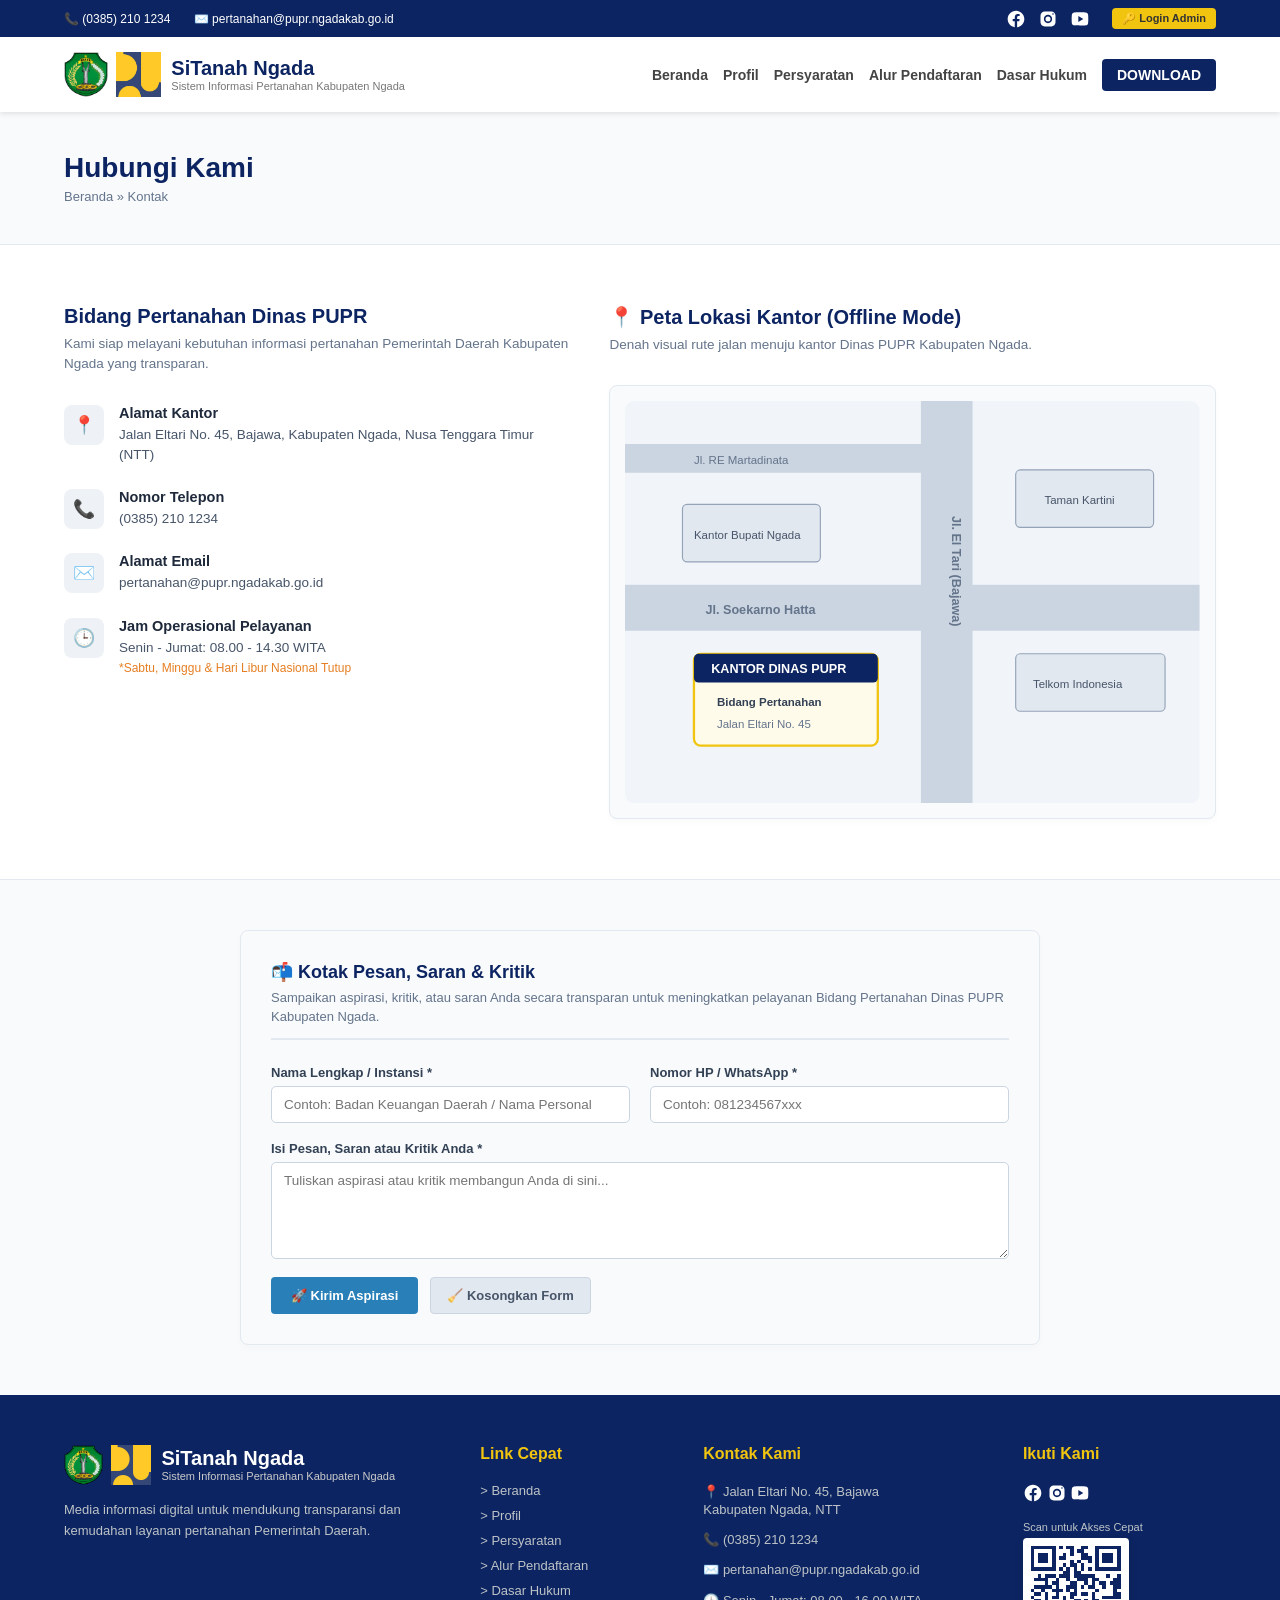
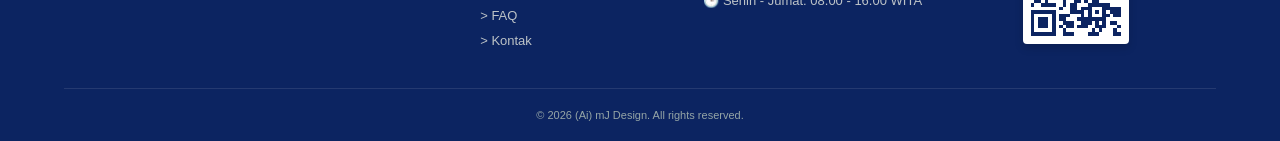
<file: kontak.html>
<!DOCTYPE html>
<html lang="id">
<head>
    <meta charset="UTF-8">
    <meta name="viewport" content="width=device-width, initial-scale=1.0">
    <title>SiTanah Ngada - Sistem Informasi Pertanahan</title>
    <link rel="stylesheet" href="style.css">
</head>
<body>

    <!-- TOP BAR -->
    <div class="top-bar">
        <div class="container top-bar-content">
            <div class="top-info">
                <span>📞 (0385) 210 1234</span>
                <span>✉️ pertanahan@pupr.ngadakab.go.id</span>
            </div>
            <!--div class="top-social">
                <span>📘</span> <span>📸</span> <span>📺</span>
            </div-->
            <div class="top-social">
                <!-- Facebook Icon -->
                <a href="#" aria-label="Facebook">
                    <!--svg width="16" height="16" fill="currentColor" viewBox="0 0 16 16">
                        <path d="M16 8.049c0-4.446-3.582-8.05-8-8.05C3.58 0-.002 3.603-.002 8.05c0 4.017 2.926 7.347 6.75 7.951v-5.625h-2.03V8.05H6.75V6.275c0-2.017 1.195-3.131 3.022-3.131.876 0 1.791.157 1.791.157v1.98h-1.009c-.993 0-1.303.621-1.303 1.258v1.51h2.218l-.354 2.326H9.25V16c3.824-.604 6.75-3.934 6.75-7.951z"/>
                    </svg-->
                    <svg xmlns="http://www.w3.org/2000/svg" x="0px" y="0px" fill="currentColor" width="20" height="20" viewBox="0 0 24 24">
                        <path d="M12,2C6.477,2,2,6.477,2,12c0,5.013,3.693,9.153,8.505,9.876V14.65H8.031v-2.629h2.474v-1.749 c0-2.896,1.411-4.167,3.818-4.167c1.153,0,1.762,0.085,2.051,0.124v2.294h-1.642c-1.022,0-1.379,0.969-1.379,2.061v1.437h2.995 l-0.406,2.629h-2.588v7.247C18.235,21.236,22,17.062,22,12C22,6.477,17.523,2,12,2z"></path>
                    </svg>
                </a>
                <!-- Instagram Icon -->
                <a href="#" aria-label="Instagram">
                    <!--svg width="16" height="16" fill="currentColor" viewBox="0 0 16 16">
                        <path d="M8 0C5.829 0 5.556.01 4.703.048 3.85.088 3.269.222 2.76.42a3.917 3.917 0 0 0-1.417.923A3.893 3.893 0 0 0 .42 2.76C.222 3.268.087 3.85.048 4.7.01 5.555 0 5.827 0 8.001c0 2.172.01 2.444.048 3.297.04.852.174 1.433.372 1.942.205.526.478.972.923 1.417.444.445.89.719 1.416.923.51.198 1.09.333 1.942.372C5.555 15.99 5.827 16 8 16s2.444-.01 3.298-.048c.851-.04 1.434-.174 1.943-.372a3.916 3.916 0 0 0 1.416-.923c.445-.445.718-.891.923-1.417.197-.509.332-1.09.372-1.942C15.99 10.445 16 10.173 16 8s-.01-2.444-.048-3.298c-.04-.851-.175-1.433-.372-1.941a3.926 3.926 0 0 0-.923-1.417A3.911 3.911 0 0 0 13.24.42c-.51-.198-1.092-.333-1.943-.372C10.443.01 10.172 0 7.998 0h.003zm-.717 1.442h.718c2.136 0 2.389.007 3.232.046.78.035 1.204.166 1.486.275.373.145.64.319.92.599.28.28.453.546.598.92.11.281.24.705.275 1.485.039.843.047 1.096.047 3.231s-.008 2.389-.047 3.232c-.035.78-.166 1.203-.275 1.485a2.47 2.47 0 0 1-.599.919c-.28.28-.546.453-.92.598-.28.11-.704.24-1.485.276-.843.038-1.096.047-3.232.047s-2.39-.009-3.233-.047c-.78-.036-1.203-.166-1.485-.276a2.478 2.478 0 0 1-.92-.598 2.48 2.48 0 0 1-.6-.92c-.109-.281-.24-.705-.275-1.485-.038-.843-.046-1.096-.046-3.233 0-2.136.008-2.388.046-3.231.036-.78.166-1.204.276-1.486.145-.373.319-.64.599-.92.28-.28.546-.453.92-.598.282-.11.705-.24 1.485-.276.738-.034 1.024-.044 2.515-.045v.002zm4.988 1.328a.96.96 0 1 0 0 1.92.96.96 0 0 0 0-1.92zm-4.27 1.122a4.109 4.109 0 1 0 0 8.217 4.109 4.109 0 0 0 0-8.217zm0 1.441a2.667 2.667 0 1 1 0 5.334 2.667 2.667 0 0 1 0-5.334z"/>
                    </svg-->
                    <svg xmlns="http://www.w3.org/2000/svg" x="0px" y="0px" fill="currentColor" width="20" height="20" viewBox="0 0 24 24">
                        <path d="M 8 3 C 5.239 3 3 5.239 3 8 L 3 16 C 3 18.761 5.239 21 8 21 L 16 21 C 18.761 21 21 18.761 21 16 L 21 8 C 21 5.239 18.761 3 16 3 L 8 3 z M 18 5 C 18.552 5 19 5.448 19 6 C 19 6.552 18.552 7 18 7 C 17.448 7 17 6.552 17 6 C 17 5.448 17.448 5 18 5 z M 12 7 C 14.761 7 17 9.239 17 12 C 17 14.761 14.761 17 12 17 C 9.239 17 7 14.761 7 12 C 7 9.239 9.239 7 12 7 z M 12 9 A 3 3 0 0 0 9 12 A 3 3 0 0 0 12 15 A 3 3 0 0 0 15 12 A 3 3 0 0 0 12 9 z"></path>
                    </svg>
                </a>
                <!-- YouTube Icon -->
                <a href="#" aria-label="YouTube">
                    <!--svg width="16" height="16" fill="currentColor" viewBox="0 0 16 16">
                        <path d="M8.051 1.999h.089c.822.003 4.987.033 6.11.335a2.01 2.01 0 0 1 1.415 1.42c.101.38.172.883.22 1.402l.01.104.022.26.008.104c.065.914.073 1.77.074 1.957v.075c-.001.194-.01 1.108-.082 2.06l-.008.105-.009.104c-.05 1.55-.174 1.902-.223 2.084a2.01 2.01 0 0 1-1.415 1.42c-1.117.299-5.273.33-6.1l.034c-.815-.003-4.977-.033-6.1-.335a2.01 2.01 0 0 1-1.415-1.42c-.101-.38-.172-.882-.22-1.402l-.013-.104-.018-.233-.007-.104c-.065-.914-.073-1.77-.074-1.957v-.075c.001-.194.01-1.108.082-2.06l.004-.105.01-.104c.05-1.55.174-1.902.223-2.084a2.01 2.01 0 0 1 1.415-1.42c1.117-.299 5.273-.33 6.1-.33h.089zm-1.67 3.375v4.25l4.015-2.125-4.015-2.125z"/>
                    </svg-->
                    <svg xmlns="http://www.w3.org/2000/svg" x="0px" y="0px" fill="currentColor" width="20" height="20" viewBox="0 0 24 24">
                        <path d="M21.582,6.186c-0.23-0.86-0.908-1.538-1.768-1.768C18.254,4,12,4,12,4S5.746,4,4.186,4.418 c-0.86,0.23-1.538,0.908-1.768,1.768C2,7.746,2,12,2,12s0,4.254,0.418,5.814c0.23,0.86,0.908,1.538,1.768,1.768 C5.746,20,12,20,12,20s6.254,0,7.814-0.418c0.861-0.23,1.538-0.908,1.768-1.768C22,16.254,22,12,22,12S22,7.746,21.582,6.186z M10,15.464V8.536L16,12L10,15.464z"></path>
                    </svg>
                </a>
                <!-- TOMBOL LOGIN BARU -->
                <button onclick="bukaModalLogin()" class="btn-top-login">🔑 Login Admin</button>
            </div>
        </div>
    </div>

    <!-- NAVBAR -->
    <header class="navbar">
        <div class="container nav-content">
            <!--div class="logo-area">
                <div class="logo-placeholder">🟢</div>
                <div>
                    <h1 class="logo-title">SiTanah Ngada</h1>
                    <p class="logo-subtitle">Sistem Informasi Pertanahan Kabupaten Ngada</p>
                </div>
            </div-->

            <div class="logo-area">
                <div class="logo-images">
                    <!-- Logo Kabupaten Ngada -->
                    <img src="logo/Ngada.png" alt="Logo Kabupaten Ngada" class="web-logo">
                    <!-- Logo PUPR -->
                    <img src="logo/LogoPU.jpg" alt="Logo PUPR" class="web-logo">
                </div>
                <div>
                    <h1 class="logo-title">SiTanah Ngada</h1>
                    <p class="logo-subtitle">Sistem Informasi Pertanahan Kabupaten Ngada</p>
                </div>
            </div>

            <nav class="nav-links">
                <a href="index.html">Beranda</a>
                <a href="profil.html">Profil</a>
                <a href="persyaratan.html">Persyaratan</a>
                <a href="alur.html">Alur Pendaftaran</a>
                <a href="dasar-hukum.html">Dasar Hukum</a>
                <!--a href="#">FAQ</a>
                <a href="#">Kontak</a-->
                <a href="#" class="btn-contact-nav">DOWNLOAD</a>
            </nav>
        </div>
    </header>

    <!-- BREADCRUMB BANNER -->
    <section class="page-banner">
        <div class="container">
            <h2>Hubungi Kami</h2>
            <p><a href="index.html">Beranda</a> &raquo; Kontak</p>
        </div>
    </section>

    <!-- CONTACT & MAP CONTENT -->
    <section class="contact-section">
        <div class="container">
            <div class="contact-grid">
                
                <!-- SISI KIRI: KOTAK INFORMASI -->
                <div class="contact-info-panel">
                    <h3>Bidang Pertanahan Dinas PUPR</h3>
                    <p class="panel-subtitle">Kami siap melayani kebutuhan informasi pertanahan Pemerintah Daerah Kabupaten Ngada yang transparan.</p>
                    
                    <ul class="contact-details-list">
                        <li>
                            <span class="contact-icon-box">📍</span>
                            <div>
                                <strong>Alamat Kantor</strong>
                                <p>Jalan Eltari No. 45, Bajawa, Kabupaten Ngada, Nusa Tenggara Timur (NTT)</p>
                            </div>
                        </li>
                        <li>
                            <span class="contact-icon-box">📞</span>
                            <div>
                                <strong>Nomor Telepon</strong>
                                <p>(0385) 210 1234</p>
                            </div>
                        </li>
                        <li>
                            <span class="contact-icon-box">✉️</span>
                            <div>
                                <strong>Alamat Email</strong>
                                <p>pertanahan@pupr.ngadakab.go.id</p>
                            </div>
                        </li>
                        <li>
                            <span class="contact-icon-box">🕒</span>
                            <div>
                                <strong>Jam Operasional Pelayanan</strong>
                                <p>Senin - Jumat: 08.00 - 14.30 WITA<br><span style="color:#e67e22; font-size:12px;">*Sabtu, Minggu & Hari Libur Nasional Tutup</span></p>
                            </div>
                        </li>
                    </ul>
                </div>

                <!-- SISI KANAN: PETA LOKASI OFFLINE -->
                <div class="contact-map-panel">
                    <h3>📍 Peta Lokasi Kantor (Offline Mode)</h3>
                    <p class="panel-subtitle">Denah visual rute jalan menuju kantor Dinas PUPR Kabupaten Ngada.</p>
                    
                    <!-- PETA GRAFIS VEKTOR (SVG) OFFLINE -->
                    <div class="offline-map-canvas">
                        <svg viewBox="0 0 500 350" class="map-svg">
                            <!-- Background area tanah -->
                            <rect width="500" height="350" fill="#f1f5f9" rx="8" />
                            
                            <!-- Garis Jalan Raya Utama -->
                            <path d="M 0 180 L 500 180" stroke="#cbd5e1" stroke-width="40" fill="none" /> <!-- Jl. Soekarno Hatta -->
                            <path d="M 280 0 L 280 350" stroke="#cbd5e1" stroke-width="45" fill="none" /> <!-- Jl. El Tari -->
                            <path d="M 0 50 L 280 50" stroke="#cbd5e1" stroke-width="25" fill="none" />  <!-- Jl. RE Martadinata -->

                            <!-- Label Nama Jalan -->
                            <text x="70" y="185" font-size="11" fill="#64748b" font-weight="bold">Jl. Soekarno Hatta</text>
                            <text x="285" y="100" font-size="11" fill="#64748b" font-weight="bold" transform="rotate(90, 285, 100)">Jl. El Tari (Bajawa)</text>
                            <text x="60" y="55" font-size="10" fill="#64748b">Jl. RE Martadinata</text>

                            <!-- Kompleks Gedung Sekitar -->
                            <rect x="50" y="90" width="120" height="50" fill="#e2e8f0" rx="4" stroke="#94a3b8" />
                            <text x="60" y="120" font-size="10" fill="#475569">Kantor Bupati Ngada</text>

                            <rect x="340" y="60" width="120" height="50" fill="#e2e8f0" rx="4" stroke="#94a3b8" />
                            <text x="365" y="90" font-size="10" fill="#475569">Taman Kartini</text>

                            <rect x="340" y="220" width="130" height="50" fill="#e2e8f0" rx="4" stroke="#94a3b8" />
                            <text x="355" y="250" font-size="10" fill="#475569">Telkom Indonesia</text>

                            <!-- TARGET UTAMA: Kantor Dinas PUPR Ngada -->
                            <rect x="60" y="220" width="160" height="80" fill="#fffbeb" rx="6" stroke="#f1c40f" stroke-width="2" />
                            <rect x="60" y="220" width="160" height="25" fill="#0c2461" rx="4" />
                            <text x="75" y="237" font-size="11" fill="#ffffff" font-weight="bold">KANTOR DINAS PUPR</text>
                            <text x="80" y="265" font-size="10" fill="#334155" font-weight="bold">Bidang Pertanahan</text>
                            <text x="80" y="285" font-size="10" fill="#64748b">Jalan Eltari No. 45</text>
                        </svg>
                    </div>
                </div>
            </div>
        </div>
    </section>
    
    <!-- SECTION FORMULIR SARAN & KRITIK OFFLINE -->
    <section class="saran-section" style="background-color: #f8fafc; padding: 50px 0; border-top: 1px solid #e2e8f0;">
        <div class="container">
            <div class="faq-form-container" style="margin-top: 0;">
                <div class="form-header">
                    <h4>📬 Kotak Pesan, Saran & Kritik</h4>
                    <p>Sampaikan aspirasi, kritik, atau saran Anda secara transparan untuk meningkatkan pelayanan Bidang Pertanahan Dinas PUPR Kabupaten Ngada.</p>
                </div>
                
                <form onsubmit="simpanSaranKritik(); return false;">
                    <div class="form-group-row">
                        <div class="form-group">
                            <label for="nama_saran">Nama Lengkap / Instansi *</label>
                            <input type="text" id="nama_saran" required placeholder="Contoh: Badan Keuangan Daerah / Nama Personal">
                        </div>
                        <div class="form-group">
                            <label for="kontak_saran">Nomor HP / WhatsApp *</label>
                            <input type="tel" id="kontak_saran" required placeholder="Contoh: 081234567xxx">
                        </div>
                    </div>

                    <div class="form-group">
                        <label for="isi_saran">Isi Pesan, Saran atau Kritik Anda *</label>
                        <textarea id="isi_saran" rows="5" required placeholder="Tuliskan aspirasi atau kritik membangun Anda di sini..."></textarea>
                    </div>

                    <div class="form-actions">
                        <button type="submit" class="btn-submit-faq" style="background-color: #2980b9;">🚀 Kirim Aspirasi</button>
                        <button type="reset" class="btn-reset-faq">🧹 Kosongkan Form</button>
                    </div>
                </form>
            </div>
        </div>
    </section>

    <!-- SCRIPT PENYIMPANAN SARAN OFFLINE -->
    <script>
        function simpanSaranKritik() {
            // 1. Ambil data input
            const nama = document.getElementById('nama_saran').value;
            const kontak = document.getElementById('kontak_saran').value;
            const isi = document.getElementById('isi_saran').value;
            const tanggal = new Date().toLocaleString('id-ID');

            // 2. Format objek data
            const dataSaranBaru = { nama, kontak, isi, tanggal };

            // 3. Ambil database lokal lama khusus saran
            let daftarSaran = JSON.parse(localStorage.getItem('data_sitanah_saran')) || [];

            // 4. Gabungkan data baru
            daftarSaran.push(dataSaranBaru);

            // 5. Simpan kembali secara permanen di komputer
            localStorage.setItem('data_sitanah_saran', JSON.stringify(daftarSaran));

            // 6. Notifikasi sukses dan reset form
            alert('Terima kasih! Pesan, saran, atau kritik Anda telah BERHASIL tersimpan di sistem offline komputer ini.');
            document.getElementById('nama_saran').value = '';
            document.getElementById('kontak_saran').value = '';
            document.getElementById('isi_saran').value = '';
        }
    </script>

    <!-- HERO SECTION --
    <section class="hero">
        <div class="container hero-content">
            <div class="hero-text">
                <p class="hero-welcome">Selamat Datang di</p>
                <h2 class="hero-title">SiTanah Ngada</h2>
                <h3 class="hero-subtitle">Sistem Informasi Pertanahan Kabupaten Ngada</h3>
                <p class="hero-desc">
                    Media informasi digital mengenai proses Pendaftaran Tanah Pemerintah Daerah Kabupaten Ngada yang mudah, transparan, dan dapat diakses oleh perangkat daerah maupun masyarakat.
                </p>
                <div class="hero-buttons">
                    <a href="alur.html" class="btn btn-blue">📄 PELAJARI ALUR PENDAFTARAN →</a>
                    <a href="persyaratan.html" class="btn btn-yellow">📋 LIHAT PERSYARATAN</a>
                </div>
            </div>

            <div class="hero-image-container">
                <!-- Wrapper untuk slider --
                <div class="slider-wrapper">
                    <div class="slider">
                        <!-- Slide 1 (Gedung Baru) --
                        <div class="slide" id="slide-1">
                            <img src="pic/pu_depan.png" alt="Dinas PUPR Kabupaten Ngada Baru">
                            <div class="building-tag">KONDISI SEKARANG<br>DINAS PUPR NGADA</div>
                        </div>
                        <!-- Slide 2 (Gedung Lama) --
                        <div class="slide" id="slide-2">
                            <img src="pic/pu_blakang.jpeg" alt="Dinas PUPR Kabupaten Ngada Lama">
                            <div class="building-tag">KONDISI SEBELUMNYA<br>DINAS PUPR NGADA</div>
                        </div>
                    </div>
                    
                    <!-- Tombol Navigasi Manual Kiri & Kanan --
                    <a href="#slide-2" class="slider-nav nav-prev">&#10094;</a>
                    <a href="#slide-1" class="slider-nav nav-next">&#10095;</a>
                </div>
            </div>


            <!--div class="hero-image-container">
                <!-- Placeholder untuk gedung Dinas PUPR --
                <div class="building-placeholder">
                    <div class="building-tag">DINAS PUPR<br>KABUPATEN NGADA</div>
                </div>
            </div--
        </div>
    </section>

    <!-- SERVICE INFO SECTION --
    <section class="services">
        <div class="container">
            <div class="services-header">
                <h2>INFORMASI LAYANAN</h2>
                <p>Temukan informasi lengkap mengenai pendaftaran tanah Pemerintah Daerah Kabupaten Ngada</p>
            </div>
            
            <div class="services-grid">
                <!-- Card 1 --
                <div class="card">
                    <div class="card-icon icon-blue">📄</div>
                    <h3>Persyaratan</h3>
                    <p>Informasi lengkap mengenai dokumen dan persyaratan pendaftaran tanah.</p>
                    <a href="persyaratan.html">Selengkapnya →</a>
                </div>
                <!-- Card 2 --
                <div class="card">
                    <div class="card-icon icon-green">🌿</div>
                    <h3>Alur Pendaftaran</h3>
                    <p>Tahapan proses pendaftaran tanah Pemerintah Daerah Kabupaten Ngada.</p>
                    <a href="alur.html">Selengkapnya →</a>
                </div>
                <!-- Card 3 --
                <div class="card">
                    <div class="card-icon icon-orange">⚖️</div>
                    <h3>Dasar Hukum</h3>
                    <p>Landasan hukum dan peraturan yang menjadi dasar pelayanan pertanahan.</p>
                    <a href="dasar-hukum.html">Selengkapnya →</a>
                </div>
                <!-- Card 4 --
                <div class="card">
                    <div class="card-icon icon-purple">❓</div>
                    <h3>FAQ</h3>
                    <p>Pertanyaan yang sering diajukan seputar pendaftaran tanah Pemerintah Daerah.</p>
                    <a href="faq.html">Selengkapnya →</a>
                </div>
                <!-- Card 5 --
                <div class="card">
                    <div class="card-icon icon-lightblue">📞</div>
                    <h3>Kontak</h3>
                    <p>Informasi kontak dan lokasi Bidang Pertanahan Dinas PUPR Kabupaten Ngada.</p>
                    <a href="#">Selengkapnya →</a>
                </div>
            </div>
        </div>
    </section-->

    <!-- FOOTER -->
    <footer class="footer">
        <div class="container footer-grid">
            <div class="footer-brand">
                <div class="logo-area">
                    <!--div class="logo-placeholder">🟢</div-->
                    <div class="logo-images">
                        <!-- Logo Kabupaten Ngada -->
                        <img src="logo/Ngada.png" alt="Logo Kabupaten Ngada" class="web-logo">
                        <!-- Logo PUPR -->
                        <img src="logo/LogoPU.jpg" alt="Logo PUPR" class="web-logo">
                    </div>
                    <!--div>
                        <h1 class="logo-title">SiTanah Ngada</h1>
                        <p class="logo-subtitle">Sistem Informasi Pertanahan Kabupaten Ngada</p>
                    </div-->    
                    <div>
                        <h3 class="logo-title" style="color: white;">SiTanah Ngada</h3>
                        <p class="logo-subtitle" style="color: #ccc;">Sistem Informasi Pertanahan Kabupaten Ngada</p>
                    </div>
                </div>
                <p class="footer-desc">Media informasi digital untuk mendukung transparansi dan kemudahan layanan pertanahan Pemerintah Daerah.</p>
            </div>

            <div class="footer-links">
                <h4>Link Cepat</h4>
                <ul>
                    <li><a href="#">&gt; Beranda</a></li>
                    <li><a href="#">&gt; Profil</a></li>
                    <li><a href="#">&gt; Persyaratan</a></li>
                    <li><a href="#">&gt; Alur Pendaftaran</a></li>
                    <li><a href="#">&gt; Dasar Hukum</a></li>
                    <li><a href="#">&gt; FAQ</a></li>
                    <li><a href="#">&gt; Kontak</a></li>
                </ul>
            </div>

            <div class="footer-contact">
                <h4>Kontak Kami</h4>
                <p>📍 Jalan Eltari No. 45, Bajawa<br>Kabupaten Ngada, NTT</p>
                <p>📞 (0385) 210 1234</p>
                <p>✉️ pertanahan@pupr.ngadakab.go.id</p>
                <p>🕒 Senin - Jumat: 08.00 - 16.00 WITA</p>
            </div>

            <div class="footer-social">
                <h4>Ikuti Kami</h4>
                <div class="social-icons">
                    <!--span>📘</span> <span>📸</span> <span>📺</span-->
                    <!-- Facebook Icon -->
                    <a href="#" aria-label="Facebook">
                        <!--svg width="16" height="16" fill="currentColor" viewBox="0 0 16 16">
                            <path d="M16 8.049c0-4.446-3.582-8.05-8-8.05C3.58 0-.002 3.603-.002 8.05c0 4.017 2.926 7.347 6.75 7.951v-5.625h-2.03V8.05H6.75V6.275c0-2.017 1.195-3.131 3.022-3.131.876 0 1.791.157 1.791.157v1.98h-1.009c-.993 0-1.303.621-1.303 1.258v1.51h2.218l-.354 2.326H9.25V16c3.824-.604 6.75-3.934 6.75-7.951z"/>
                        </svg-->
                        <svg xmlns="http://www.w3.org/2000/svg" x="0px" y="0px" fill="currentColor" width="20" height="20" viewBox="0 0 24 24">
                            <path d="M12,2C6.477,2,2,6.477,2,12c0,5.013,3.693,9.153,8.505,9.876V14.65H8.031v-2.629h2.474v-1.749 c0-2.896,1.411-4.167,3.818-4.167c1.153,0,1.762,0.085,2.051,0.124v2.294h-1.642c-1.022,0-1.379,0.969-1.379,2.061v1.437h2.995 l-0.406,2.629h-2.588v7.247C18.235,21.236,22,17.062,22,12C22,6.477,17.523,2,12,2z"></path>
                        </svg>
                    </a>
                    <!-- Instagram Icon -->
                    <a href="#" aria-label="Instagram">
                        <!--svg width="16" height="16" fill="currentColor" viewBox="0 0 16 16">
                            <path d="M8 0C5.829 0 5.556.01 4.703.048 3.85.088 3.269.222 2.76.42a3.917 3.917 0 0 0-1.417.923A3.893 3.893 0 0 0 .42 2.76C.222 3.268.087 3.85.048 4.7.01 5.555 0 5.827 0 8.001c0 2.172.01 2.444.048 3.297.04.852.174 1.433.372 1.942.205.526.478.972.923 1.417.444.445.89.719 1.416.923.51.198 1.09.333 1.942.372C5.555 15.99 5.827 16 8 16s2.444-.01 3.298-.048c.851-.04 1.434-.174 1.943-.372a3.916 3.916 0 0 0 1.416-.923c.445-.445.718-.891.923-1.417.197-.509.332-1.09.372-1.942C15.99 10.445 16 10.173 16 8s-.01-2.444-.048-3.298c-.04-.851-.175-1.433-.372-1.941a3.926 3.926 0 0 0-.923-1.417A3.911 3.911 0 0 0 13.24.42c-.51-.198-1.092-.333-1.943-.372C10.443.01 10.172 0 7.998 0h.003zm-.717 1.442h.718c2.136 0 2.389.007 3.232.046.78.035 1.204.166 1.486.275.373.145.64.319.92.599.28.28.453.546.598.92.11.281.24.705.275 1.485.039.843.047 1.096.047 3.231s-.008 2.389-.047 3.232c-.035.78-.166 1.203-.275 1.485a2.47 2.47 0 0 1-.599.919c-.28.28-.546.453-.92.598-.28.11-.704.24-1.485.276-.843.038-1.096.047-3.232.047s-2.39-.009-3.233-.047c-.78-.036-1.203-.166-1.485-.276a2.478 2.478 0 0 1-.92-.598 2.48 2.48 0 0 1-.6-.92c-.109-.281-.24-.705-.275-1.485-.038-.843-.046-1.096-.046-3.233 0-2.136.008-2.388.046-3.231.036-.78.166-1.204.276-1.486.145-.373.319-.64.599-.92.28-.28.546-.453.92-.598.282-.11.705-.24 1.485-.276.738-.034 1.024-.044 2.515-.045v.002zm4.988 1.328a.96.96 0 1 0 0 1.92.96.96 0 0 0 0-1.92zm-4.27 1.122a4.109 4.109 0 1 0 0 8.217 4.109 4.109 0 0 0 0-8.217zm0 1.441a2.667 2.667 0 1 1 0 5.334 2.667 2.667 0 0 1 0-5.334z"/>
                        </svg-->
                        <svg xmlns="http://www.w3.org/2000/svg" x="0px" y="0px" fill="currentColor" width="20" height="20" viewBox="0 0 24 24">
                            <path d="M 8 3 C 5.239 3 3 5.239 3 8 L 3 16 C 3 18.761 5.239 21 8 21 L 16 21 C 18.761 21 21 18.761 21 16 L 21 8 C 21 5.239 18.761 3 16 3 L 8 3 z M 18 5 C 18.552 5 19 5.448 19 6 C 19 6.552 18.552 7 18 7 C 17.448 7 17 6.552 17 6 C 17 5.448 17.448 5 18 5 z M 12 7 C 14.761 7 17 9.239 17 12 C 17 14.761 14.761 17 12 17 C 9.239 17 7 14.761 7 12 C 7 9.239 9.239 7 12 7 z M 12 9 A 3 3 0 0 0 9 12 A 3 3 0 0 0 12 15 A 3 3 0 0 0 15 12 A 3 3 0 0 0 12 9 z"></path>
                        </svg>
                    </a>
                    <!-- YouTube Icon -->
                    <a href="#" aria-label="YouTube">
                        <!--svg width="16" height="16" fill="currentColor" viewBox="0 0 16 16">
                            <path d="M8.051 1.999h.089c.822.003 4.987.033 6.11.335a2.01 2.01 0 0 1 1.415 1.42c.101.38.172.883.22 1.402l.01.104.022.26.008.104c.065.914.073 1.77.074 1.957v.075c-.001.194-.01 1.108-.082 2.06l-.008.105-.009.104c-.05 1.55-.174 1.902-.223 2.084a2.01 2.01 0 0 1-1.415 1.42c-1.117.299-5.273.33-6.1l.034c-.815-.003-4.977-.033-6.1-.335a2.01 2.01 0 0 1-1.415-1.42c-.101-.38-.172-.882-.22-1.402l-.013-.104-.018-.233-.007-.104c-.065-.914-.073-1.77-.074-1.957v-.075c.001-.194.01-1.108.082-2.06l.004-.105.01-.104c.05-1.55.174-1.902.223-2.084a2.01 2.01 0 0 1 1.415-1.42c1.117-.299 5.273-.33 6.1-.33h.089zm-1.67 3.375v4.25l4.015-2.125-4.015-2.125z"/>
                        </svg-->
                        <svg xmlns="http://www.w3.org/2000/svg" x="0px" y="0px" fill="currentColor" width="20" height="20" viewBox="0 0 24 24">
                            <path d="M21.582,6.186c-0.23-0.86-0.908-1.538-1.768-1.768C18.254,4,12,4,12,4S5.746,4,4.186,4.418 c-0.86,0.23-1.538,0.908-1.768,1.768C2,7.746,2,12,2,12s0,4.254,0.418,5.814c0.23,0.86,0.908,1.538,1.768,1.768 C5.746,20,12,20,12,20s6.254,0,7.814-0.418c0.861-0.23,1.538-0.908,1.768-1.768C22,16.254,22,12,22,12S22,7.746,21.582,6.186z M10,15.464V8.536L16,12L10,15.464z"></path>
                        </svg>
                    </a>
                </div>
                <p>Scan untuk Akses Cepat</p>
                <!--div class="qr-placeholder">QR Code</div-->
                <div id="qrcode" class="qr-real-box"></div>
            </div>
        </div>
        <div class="footer-bottom">
            <p>&copy; 2026 (Ai) mJ Design. All rights reserved.</p>
        </div>
    </footer>

    <!-- MODAL POPUP LOGIN ADMIN OFFLINE -->
    <div id="modalLoginAdmin" class="login-modal-overlay">
        <div class="login-modal-box">
            <span onclick="tutupModalLogin()" class="close-modal-btn">&times;</span>
            <div class="login-modal-header">
                <h3>Sistem Verifikasi Masuk</h3>
                <p>Silakan input Kredensial Admin SiTanah Ngada</p>
            </div>
            
            <form onsubmit="prosesLoginOffline(); return false;">
                <div class="login-field">
                    <label for="admin_id">ID Pengguna Admin</label>
                    <input type="text" id="admin_id" required placeholder="Masukkan ID Admin">
                </div>
                <div class="login-field">
                    <label for="admin_password">Kata Sandi (Password)</label>
                    <input type="password" id="admin_password" required placeholder="Masukkan Password">
                </div>
                <button type="submit" class="btn-login-submit">🔓 Verifikasi & Masuk</button>
            </form>
        </div>
    </div>

    <!-- LOGIKA JAVASCRIPT LOGIN OFFLINE -->
    <script>
        // Fungsi memunculkan pop-up login
        function bukaModalLogin() {
            document.getElementById('modalLoginAdmin').style.display = 'flex';
        }

        // Fungsi menyembunyikan pop-up login
        function tutupModalLogin() {
            document.getElementById('modalLoginAdmin').style.display = 'none';
        }

        // Fungsi memeriksa ID dan Password secara offline
        function prosesLoginOffline() {
            const idInput = document.getElementById('admin_id').value;
            const pwdInput = document.getElementById('admin_password').value;

            // Kredensial pencocokan offline
            const ID_VALID = "admin_sitanah";
            const PWD_VALID = "ngadabangkit2026";

            if (idInput === ID_VALID && pwdInput === PWD_VALID) {
                alert('Verifikasi Berhasil! Selamat datang di Panel Admin.');
                window.location.href = 'admin.html'; // Pindah ke halaman admin.html
            } else {
                alert('Gagal! ID Admin atau Password salah. Silakan periksa kembali.');
                document.getElementById('admin_password').value = ''; // Kosongkan password saja
            }
        }

        // Menutup modal otomatis jika user mengklik area background gelap di luar kotak form
        window.onclick = function(event) {
            const modal = document.getElementById('modalLoginAdmin');
            if (event.target == modal) {
                modal.display = 'none';
            }
        }
    </script>

    <!-- 2. PANGGIL FILE LIBRARY SCRIPT OFFLINE (Letakkan sebelum tag penutup body) -->
    <script src="qrcode.min.js"></script>
    <!-- 3. KODE INSTAN UNTUK MEMBUAT GAMBAR QR CODE -->
    <script>
        // Jalankan pembuatan QR code setelah halaman selesai dimuat browser
        window.addEventListener('DOMContentLoaded', (event) => {
            // Targetkan element dengan ID 'qrcode'
            new QRCode(document.getElementById("qrcode"), {
                text: "index.html", // Isikan link website atau nama file lokal utama Anda di sini
                width: 90,          // Lebar gambar QR Code (dalam pixel)
                height: 90,         // Tinggi gambar QR Code (dalam pixel)
                colorDark : "#0c2461", // Warna kotak QR (disesuaikan dengan warna biru khas Ngada)
                colorLight : "#ffffff", // Warna latar belakang QR
                correctLevel : QRCode.CorrectLevel.H // Tingkat akurasi scan tinggi
            });
        });
    </script>

</body>
</html>
</file>
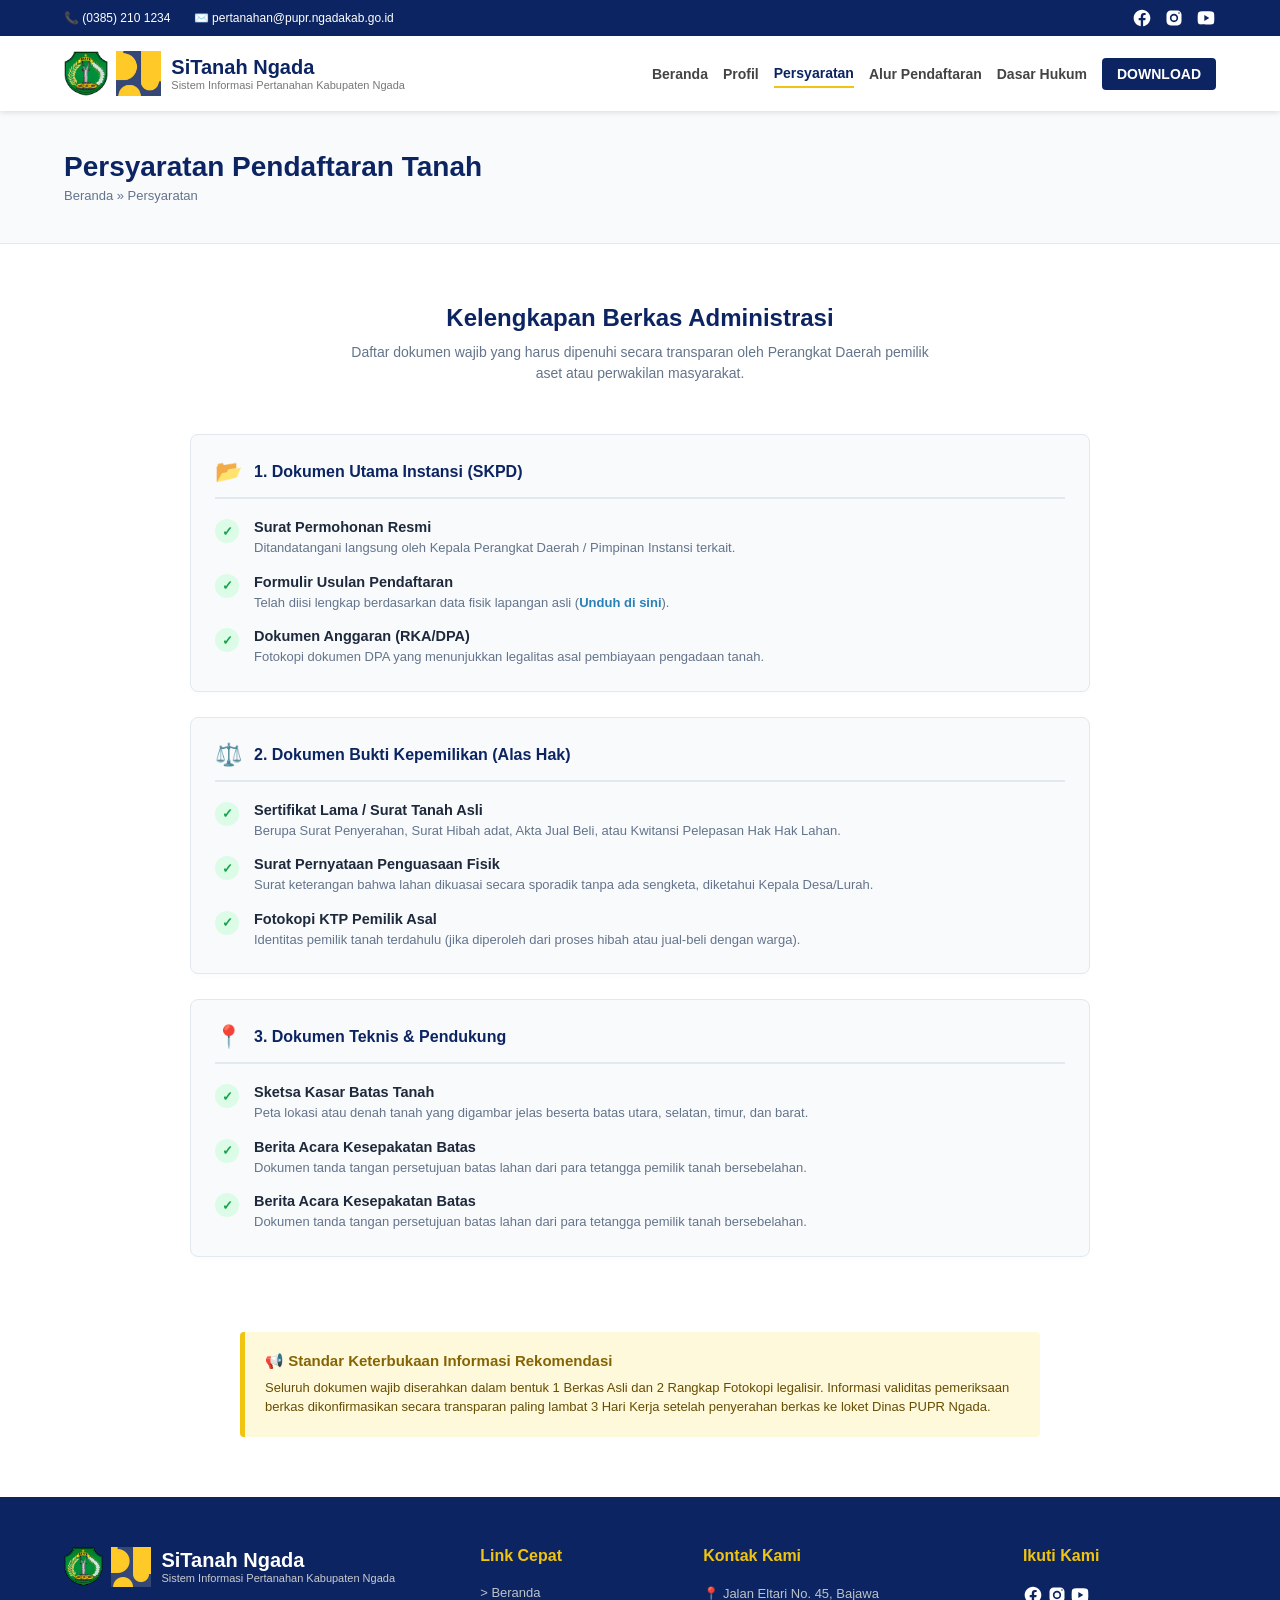
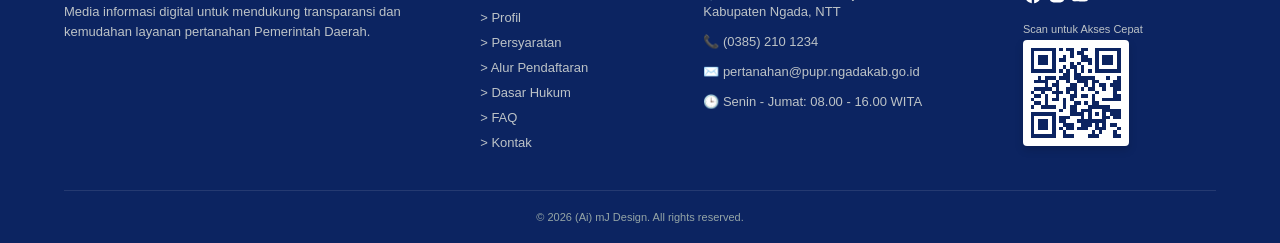
<file: persyaratan.html>
<!DOCTYPE html>
<html lang="id">
<head>
    <meta charset="UTF-8">
    <meta name="viewport" content="width=device-width, initial-scale=1.0">
    <title>SiTanah Ngada - Sistem Informasi Pertanahan</title>
    <link rel="stylesheet" href="style.css">
</head>
<body>

    <!-- TOP BAR -->
    <div class="top-bar">
        <div class="container top-bar-content">
            <div class="top-info">
                <span>📞 (0385) 210 1234</span>
                <span>✉️ pertanahan@pupr.ngadakab.go.id</span>
            </div>
            <!--div class="top-social">
                <span>📘</span> <span>📸</span> <span>📺</span>
            </div-->
            <div class="top-social">
                <!-- Facebook Icon -->
                <a href="#" aria-label="Facebook">
                    <!--svg width="16" height="16" fill="currentColor" viewBox="0 0 16 16">
                        <path d="M16 8.049c0-4.446-3.582-8.05-8-8.05C3.58 0-.002 3.603-.002 8.05c0 4.017 2.926 7.347 6.75 7.951v-5.625h-2.03V8.05H6.75V6.275c0-2.017 1.195-3.131 3.022-3.131.876 0 1.791.157 1.791.157v1.98h-1.009c-.993 0-1.303.621-1.303 1.258v1.51h2.218l-.354 2.326H9.25V16c3.824-.604 6.75-3.934 6.75-7.951z"/>
                    </svg-->
                    <svg xmlns="http://www.w3.org/2000/svg" x="0px" y="0px" fill="currentColor" width="20" height="20" viewBox="0 0 24 24">
                        <path d="M12,2C6.477,2,2,6.477,2,12c0,5.013,3.693,9.153,8.505,9.876V14.65H8.031v-2.629h2.474v-1.749 c0-2.896,1.411-4.167,3.818-4.167c1.153,0,1.762,0.085,2.051,0.124v2.294h-1.642c-1.022,0-1.379,0.969-1.379,2.061v1.437h2.995 l-0.406,2.629h-2.588v7.247C18.235,21.236,22,17.062,22,12C22,6.477,17.523,2,12,2z"></path>
                    </svg>
                </a>
                <!-- Instagram Icon -->
                <a href="#" aria-label="Instagram">
                    <!--svg width="16" height="16" fill="currentColor" viewBox="0 0 16 16">
                        <path d="M8 0C5.829 0 5.556.01 4.703.048 3.85.088 3.269.222 2.76.42a3.917 3.917 0 0 0-1.417.923A3.893 3.893 0 0 0 .42 2.76C.222 3.268.087 3.85.048 4.7.01 5.555 0 5.827 0 8.001c0 2.172.01 2.444.048 3.297.04.852.174 1.433.372 1.942.205.526.478.972.923 1.417.444.445.89.719 1.416.923.51.198 1.09.333 1.942.372C5.555 15.99 5.827 16 8 16s2.444-.01 3.298-.048c.851-.04 1.434-.174 1.943-.372a3.916 3.916 0 0 0 1.416-.923c.445-.445.718-.891.923-1.417.197-.509.332-1.09.372-1.942C15.99 10.445 16 10.173 16 8s-.01-2.444-.048-3.298c-.04-.851-.175-1.433-.372-1.941a3.926 3.926 0 0 0-.923-1.417A3.911 3.911 0 0 0 13.24.42c-.51-.198-1.092-.333-1.943-.372C10.443.01 10.172 0 7.998 0h.003zm-.717 1.442h.718c2.136 0 2.389.007 3.232.046.78.035 1.204.166 1.486.275.373.145.64.319.92.599.28.28.453.546.598.92.11.281.24.705.275 1.485.039.843.047 1.096.047 3.231s-.008 2.389-.047 3.232c-.035.78-.166 1.203-.275 1.485a2.47 2.47 0 0 1-.599.919c-.28.28-.546.453-.92.598-.28.11-.704.24-1.485.276-.843.038-1.096.047-3.232.047s-2.39-.009-3.233-.047c-.78-.036-1.203-.166-1.485-.276a2.478 2.478 0 0 1-.92-.598 2.48 2.48 0 0 1-.6-.92c-.109-.281-.24-.705-.275-1.485-.038-.843-.046-1.096-.046-3.233 0-2.136.008-2.388.046-3.231.036-.78.166-1.204.276-1.486.145-.373.319-.64.599-.92.28-.28.546-.453.92-.598.282-.11.705-.24 1.485-.276.738-.034 1.024-.044 2.515-.045v.002zm4.988 1.328a.96.96 0 1 0 0 1.92.96.96 0 0 0 0-1.92zm-4.27 1.122a4.109 4.109 0 1 0 0 8.217 4.109 4.109 0 0 0 0-8.217zm0 1.441a2.667 2.667 0 1 1 0 5.334 2.667 2.667 0 0 1 0-5.334z"/>
                    </svg-->
                    <svg xmlns="http://www.w3.org/2000/svg" x="0px" y="0px" fill="currentColor" width="20" height="20" viewBox="0 0 24 24">
                        <path d="M 8 3 C 5.239 3 3 5.239 3 8 L 3 16 C 3 18.761 5.239 21 8 21 L 16 21 C 18.761 21 21 18.761 21 16 L 21 8 C 21 5.239 18.761 3 16 3 L 8 3 z M 18 5 C 18.552 5 19 5.448 19 6 C 19 6.552 18.552 7 18 7 C 17.448 7 17 6.552 17 6 C 17 5.448 17.448 5 18 5 z M 12 7 C 14.761 7 17 9.239 17 12 C 17 14.761 14.761 17 12 17 C 9.239 17 7 14.761 7 12 C 7 9.239 9.239 7 12 7 z M 12 9 A 3 3 0 0 0 9 12 A 3 3 0 0 0 12 15 A 3 3 0 0 0 15 12 A 3 3 0 0 0 12 9 z"></path>
                    </svg>
                </a>
                <!-- YouTube Icon -->
                <a href="#" aria-label="YouTube">
                    <!--svg width="16" height="16" fill="currentColor" viewBox="0 0 16 16">
                        <path d="M8.051 1.999h.089c.822.003 4.987.033 6.11.335a2.01 2.01 0 0 1 1.415 1.42c.101.38.172.883.22 1.402l.01.104.022.26.008.104c.065.914.073 1.77.074 1.957v.075c-.001.194-.01 1.108-.082 2.06l-.008.105-.009.104c-.05 1.55-.174 1.902-.223 2.084a2.01 2.01 0 0 1-1.415 1.42c-1.117.299-5.273.33-6.1l.034c-.815-.003-4.977-.033-6.1-.335a2.01 2.01 0 0 1-1.415-1.42c-.101-.38-.172-.882-.22-1.402l-.013-.104-.018-.233-.007-.104c-.065-.914-.073-1.77-.074-1.957v-.075c.001-.194.01-1.108.082-2.06l.004-.105.01-.104c.05-1.55.174-1.902.223-2.084a2.01 2.01 0 0 1 1.415-1.42c1.117-.299 5.273-.33 6.1-.33h.089zm-1.67 3.375v4.25l4.015-2.125-4.015-2.125z"/>
                    </svg-->
                    <svg xmlns="http://www.w3.org/2000/svg" x="0px" y="0px" fill="currentColor" width="20" height="20" viewBox="0 0 24 24">
                        <path d="M21.582,6.186c-0.23-0.86-0.908-1.538-1.768-1.768C18.254,4,12,4,12,4S5.746,4,4.186,4.418 c-0.86,0.23-1.538,0.908-1.768,1.768C2,7.746,2,12,2,12s0,4.254,0.418,5.814c0.23,0.86,0.908,1.538,1.768,1.768 C5.746,20,12,20,12,20s6.254,0,7.814-0.418c0.861-0.23,1.538-0.908,1.768-1.768C22,16.254,22,12,22,12S22,7.746,21.582,6.186z M10,15.464V8.536L16,12L10,15.464z"></path>
                    </svg>
                </a>
            </div>
        </div>
    </div>

    <!-- NAVBAR -->
    <header class="navbar">
        <div class="container nav-content">
            <!--div class="logo-area">
                <div class="logo-placeholder">🟢</div>
                <div>
                    <h1 class="logo-title">SiTanah Ngada</h1>
                    <p class="logo-subtitle">Sistem Informasi Pertanahan Kabupaten Ngada</p>
                </div>
            </div-->

            <div class="logo-area">
                <div class="logo-images">
                    <!-- Logo Kabupaten Ngada -->
                    <img src="logo/Ngada.png" alt="Logo Kabupaten Ngada" class="web-logo">
                    <!-- Logo PUPR -->
                    <img src="logo/LogoPU.jpg" alt="Logo PUPR" class="web-logo">
                </div>
                <div>
                    <h1 class="logo-title">SiTanah Ngada</h1>
                    <p class="logo-subtitle">Sistem Informasi Pertanahan Kabupaten Ngada</p>
                </div>
            </div>

            <nav class="nav-links">
                <a href="index.html">Beranda</a>
                <a href="profil.html">Profil</a>
                <a href="persyaratan.html" class="active">Persyaratan</a>
                <a href="alur.html">Alur Pendaftaran</a>
                <a href="dasar-hukum.html">Dasar Hukum</a>
                <!--a href="#">FAQ</a>
                <a href="#">Kontak</a-->
                <a href="#" class="btn-contact-nav">DOWNLOAD</a>
            </nav>
        </div>
    </header>

    <!-- BREADCRUMB BANNER -->
    <section class="page-banner">
        <div class="container">
            <h2>Persyaratan Pendaftaran Tanah</h2>
            <p><a href="index.html">Beranda</a> &raquo; Persyaratan</p>
        </div>
    </section>

    <!-- MAIN REQS SECTION -->
    <section class="requirements-section">
        <div class="container">
            <div class="section-title-center">
                <h3>Kelengkapan Berkas Administrasi</h3>
                <p>Daftar dokumen wajib yang harus dipenuhi secara transparan oleh Perangkat Daerah pemilik aset atau perwakilan masyarakat.</p>
            </div>

            <div class="reqs-wrapper">
                <!-- Kategori 1: Dokumen Utama -->
                <div class="reqs-category-box">
                    <div class="category-header">
                        <span class="category-icon">📂</span>
                        <h4>1. Dokumen Utama Instansi (SKPD)</h4>
                    </div>
                    <ul class="reqs-list">
                        <li>
                            <span class="check-icon">✓</span>
                            <div class="reqs-text">
                                <strong>Surat Permohonan Resmi</strong>
                                <p>Ditandatangani langsung oleh Kepala Perangkat Daerah / Pimpinan Instansi terkait.</p>
                            </div>
                        </li>
                        <li>
                            <span class="check-icon">✓</span>
                            <div class="reqs-text">
                                <strong>Formulir Usulan Pendaftaran</strong>
                                <p>Telah diisi lengkap berdasarkan data fisik lapangan asli (<a href="alur.html" style="color: #2980b9; font-weight: bold;">Unduh di sini</a>).</p>
                            </div>
                        </li>
                        <li>
                            <span class="check-icon">✓</span>
                            <div class="reqs-text">
                                <strong>Dokumen Anggaran (RKA/DPA)</strong>
                                <p>Fotokopi dokumen DPA yang menunjukkan legalitas asal pembiayaan pengadaan tanah.</p>
                            </div>
                        </li>
                    </ul>
                </div>

                <!-- Kategori 2: Bukti Hak Lahan -->
                <div class="reqs-category-box">
                    <div class="category-header">
                        <span class="category-icon">⚖️</span>
                        <h4>2. Dokumen Bukti Kepemilikan (Alas Hak)</h4>
                    </div>
                    <ul class="reqs-list">
                        <li>
                            <span class="check-icon">✓</span>
                            <div class="reqs-text">
                                <strong>Sertifikat Lama / Surat Tanah Asli</strong>
                                <p>Berupa Surat Penyerahan, Surat Hibah adat, Akta Jual Beli, atau Kwitansi Pelepasan Hak Hak Lahan.</p>
                            </div>
                        </li>
                        <li>
                            <span class="check-icon">✓</span>
                            <div class="reqs-text">
                                <strong>Surat Pernyataan Penguasaan Fisik</strong>
                                <p>Surat keterangan bahwa lahan dikuasai secara sporadik tanpa ada sengketa, diketahui Kepala Desa/Lurah.</p>
                            </div>
                        </li>
                        <li>
                            <span class="check-icon">✓</span>
                            <div class="reqs-text">
                                <strong>Fotokopi KTP Pemilik Asal</strong>
                                <p>Identitas pemilik tanah terdahulu (jika diperoleh dari proses hibah atau jual-beli dengan warga).</p>
                            </div>
                        </li>
                    </ul>
                </div>

                <!-- Kategori 3: Data Teknis Pendukung -->
                <div class="reqs-category-box">
                    <div class="category-header">
                        <span class="category-icon">📍</span>
                        <h4>3. Dokumen Teknis & Pendukung</h4>
                    </div>
                    <ul class="reqs-list">
                        <li>
                            <span class="check-icon">✓</span>
                            <div class="reqs-text">
                                <strong>Sketsa Kasar Batas Tanah</strong>
                                <p>Peta lokasi atau denah tanah yang digambar jelas beserta batas utara, selatan, timur, dan barat.</p>
                            </div>
                        </li>
                        <li>
                            <span class="check-icon">✓</span>
                            <div class="reqs-text">
                                <strong>Berita Acara Kesepakatan Batas</strong>
                                <p>Dokumen tanda tangan persetujuan batas lahan dari para tetangga pemilik tanah bersebelahan.</p>
                            </div>
                        </li>
                        <li>
                            <span class="check-icon">✓</span>
                            <div class="reqs-text">
                                <strong>Berita Acara Kesepakatan Batas</strong>
                                <p>Dokumen tanda tangan persetujuan batas lahan dari para tetangga pemilik tanah bersebelahan.</p>
                            </div>
                        </li>
                    </ul>
                </div>
                <!-- KOTAK INFORMASI TAMBAHAN (TRANSPARANSI) -->
                <div class="info-transparansi">
                    <h4>📢 Standar Keterbukaan Informasi Rekomendasi</h4>
                    <p>Seluruh dokumen wajib diserahkan dalam bentuk 1 Berkas Asli dan 2 Rangkap Fotokopi legalisir. Informasi validitas pemeriksaan berkas dikonfirmasikan secara transparan paling lambat 3 Hari Kerja setelah penyerahan berkas ke loket Dinas PUPR Ngada.</p>
                </div>
            </div>
        </div>
    </section>            

    <!-- HERO SECTION --
    <section class="hero">
        <div class="container hero-content">
            <div class="hero-text">
                <p class="hero-welcome">Selamat Datang di</p>
                <h2 class="hero-title">SiTanah Ngada</h2>
                <h3 class="hero-subtitle">Sistem Informasi Pertanahan Kabupaten Ngada</h3>
                <p class="hero-desc">
                    Media informasi digital mengenai proses Pendaftaran Tanah Pemerintah Daerah Kabupaten Ngada yang mudah, transparan, dan dapat diakses oleh perangkat daerah maupun masyarakat.
                </p>
                <div class="hero-buttons">
                    <a href="#" class="btn btn-blue">📄 PELAJARI ALUR PENDAFTARAN →</a>
                    <a href="#" class="btn btn-yellow">📋 LIHAT PERSYARATAN</a>
                </div>
            </div>

            <div class="hero-image-container">
                <!-- Wrapper untuk slider --
                <div class="slider-wrapper">
                    <div class="slider">
                        <!-- Slide 1 (Gedung Baru) --
                        <div class="slide" id="slide-1">
                            <img src="pic/pu_depan.png" alt="Dinas PUPR Kabupaten Ngada Baru">
                            <div class="building-tag">KONDISI SEKARANG<br>DINAS PUPR NGADA</div>
                        </div>
                        <!-- Slide 2 (Gedung Lama) --
                        <div class="slide" id="slide-2">
                            <img src="pic/pu_blakang.jpeg" alt="Dinas PUPR Kabupaten Ngada Lama">
                            <div class="building-tag">KONDISI SEBELUMNYA<br>DINAS PUPR NGADA</div>
                        </div>
                    </div>
                    
                    <!-- Tombol Navigasi Manual Kiri & Kanan --
                    <a href="#slide-2" class="slider-nav nav-prev">&#10094;</a>
                    <a href="#slide-1" class="slider-nav nav-next">&#10095;</a>
                </div>
            </div>


            <!--div class="hero-image-container">
                <!-- Placeholder untuk gedung Dinas PUPR --
                <div class="building-placeholder">
                    <div class="building-tag">DINAS PUPR<br>KABUPATEN NGADA</div>
                </div>
            </div--
        </div>
    </section>

    <!-- SERVICE INFO SECTION --
    <section class="services">
        <div class="container">
            <div class="services-header">
                <h2>INFORMASI LAYANAN</h2>
                <p>Temukan informasi lengkap mengenai pendaftaran tanah Pemerintah Daerah Kabupaten Ngada</p>
            </div>
            
            <div class="services-grid">
                <!-- Card 1 --
                <div class="card">
                    <div class="card-icon icon-blue">📄</div>
                    <h3>Persyaratan</h3>
                    <p>Informasi lengkap mengenai dokumen dan persyaratan pendaftaran tanah.</p>
                    <a href="#">Selengkapnya →</a>
                </div>
                <!-- Card 2 --
                <div class="card">
                    <div class="card-icon icon-green">🌿</div>
                    <h3>Alur Pendaftaran</h3>
                    <p>Tahapan proses pendaftaran tanah Pemerintah Daerah Kabupaten Ngada.</p>
                    <a href="#">Selengkapnya →</a>
                </div>
                <!-- Card 3 --
                <div class="card">
                    <div class="card-icon icon-orange">⚖️</div>
                    <h3>Dasar Hukum</h3>
                    <p>Landasan hukum dan peraturan yang menjadi dasar pelayanan pertanahan.</p>
                    <a href="#">Selengkapnya →</a>
                </div>
                <!-- Card 4 --
                <div class="card">
                    <div class="card-icon icon-purple">❓</div>
                    <h3>FAQ</h3>
                    <p>Pertanyaan yang sering diajukan seputar pendaftaran tanah Pemerintah Daerah.</p>
                    <a href="#">Selengkapnya →</a>
                </div>
                <!-- Card 5 --
                <div class="card">
                    <div class="card-icon icon-lightblue">📞</div>
                    <h3>Kontak</h3>
                    <p>Informasi kontak dan lokasi Bidang Pertanahan Dinas PUPR Kabupaten Ngada.</p>
                    <a href="#">Selengkapnya →</a>
                </div>
            </div>
        </div>
    </section-->

    <!-- FOOTER -->
    <footer class="footer">
        <div class="container footer-grid">
            <div class="footer-brand">
                <div class="logo-area">
                    <!--div class="logo-placeholder">🟢</div-->
                    <div class="logo-images">
                        <!-- Logo Kabupaten Ngada -->
                        <img src="logo/Ngada.png" alt="Logo Kabupaten Ngada" class="web-logo">
                        <!-- Logo PUPR -->
                        <img src="logo/LogoPU.jpg" alt="Logo PUPR" class="web-logo">
                    </div>
                    <!--div>
                        <h1 class="logo-title">SiTanah Ngada</h1>
                        <p class="logo-subtitle">Sistem Informasi Pertanahan Kabupaten Ngada</p>
                    </div-->    
                    <div>
                        <h3 class="logo-title" style="color: white;">SiTanah Ngada</h3>
                        <p class="logo-subtitle" style="color: #ccc;">Sistem Informasi Pertanahan Kabupaten Ngada</p>
                    </div>
                </div>
                <p class="footer-desc">Media informasi digital untuk mendukung transparansi dan kemudahan layanan pertanahan Pemerintah Daerah.</p>
            </div>

            <div class="footer-links">
                <h4>Link Cepat</h4>
                <ul>
                    <li><a href="#">&gt; Beranda</a></li>
                    <li><a href="#">&gt; Profil</a></li>
                    <li><a href="#">&gt; Persyaratan</a></li>
                    <li><a href="#">&gt; Alur Pendaftaran</a></li>
                    <li><a href="#">&gt; Dasar Hukum</a></li>
                    <li><a href="#">&gt; FAQ</a></li>
                    <li><a href="#">&gt; Kontak</a></li>
                </ul>
            </div>

            <div class="footer-contact">
                <h4>Kontak Kami</h4>
                <p>📍 Jalan Eltari No. 45, Bajawa<br>Kabupaten Ngada, NTT</p>
                <p>📞 (0385) 210 1234</p>
                <p>✉️ pertanahan@pupr.ngadakab.go.id</p>
                <p>🕒 Senin - Jumat: 08.00 - 16.00 WITA</p>
            </div>

            <div class="footer-social">
                <h4>Ikuti Kami</h4>
                <div class="social-icons">
                    <!--span>📘</span> <span>📸</span> <span>📺</span-->
                    <!-- Facebook Icon -->
                    <a href="#" aria-label="Facebook">
                        <!--svg width="16" height="16" fill="currentColor" viewBox="0 0 16 16">
                            <path d="M16 8.049c0-4.446-3.582-8.05-8-8.05C3.58 0-.002 3.603-.002 8.05c0 4.017 2.926 7.347 6.75 7.951v-5.625h-2.03V8.05H6.75V6.275c0-2.017 1.195-3.131 3.022-3.131.876 0 1.791.157 1.791.157v1.98h-1.009c-.993 0-1.303.621-1.303 1.258v1.51h2.218l-.354 2.326H9.25V16c3.824-.604 6.75-3.934 6.75-7.951z"/>
                        </svg-->
                        <svg xmlns="http://www.w3.org/2000/svg" x="0px" y="0px" fill="currentColor" width="20" height="20" viewBox="0 0 24 24">
                            <path d="M12,2C6.477,2,2,6.477,2,12c0,5.013,3.693,9.153,8.505,9.876V14.65H8.031v-2.629h2.474v-1.749 c0-2.896,1.411-4.167,3.818-4.167c1.153,0,1.762,0.085,2.051,0.124v2.294h-1.642c-1.022,0-1.379,0.969-1.379,2.061v1.437h2.995 l-0.406,2.629h-2.588v7.247C18.235,21.236,22,17.062,22,12C22,6.477,17.523,2,12,2z"></path>
                        </svg>
                    </a>
                    <!-- Instagram Icon -->
                    <a href="#" aria-label="Instagram">
                        <!--svg width="16" height="16" fill="currentColor" viewBox="0 0 16 16">
                            <path d="M8 0C5.829 0 5.556.01 4.703.048 3.85.088 3.269.222 2.76.42a3.917 3.917 0 0 0-1.417.923A3.893 3.893 0 0 0 .42 2.76C.222 3.268.087 3.85.048 4.7.01 5.555 0 5.827 0 8.001c0 2.172.01 2.444.048 3.297.04.852.174 1.433.372 1.942.205.526.478.972.923 1.417.444.445.89.719 1.416.923.51.198 1.09.333 1.942.372C5.555 15.99 5.827 16 8 16s2.444-.01 3.298-.048c.851-.04 1.434-.174 1.943-.372a3.916 3.916 0 0 0 1.416-.923c.445-.445.718-.891.923-1.417.197-.509.332-1.09.372-1.942C15.99 10.445 16 10.173 16 8s-.01-2.444-.048-3.298c-.04-.851-.175-1.433-.372-1.941a3.926 3.926 0 0 0-.923-1.417A3.911 3.911 0 0 0 13.24.42c-.51-.198-1.092-.333-1.943-.372C10.443.01 10.172 0 7.998 0h.003zm-.717 1.442h.718c2.136 0 2.389.007 3.232.046.78.035 1.204.166 1.486.275.373.145.64.319.92.599.28.28.453.546.598.92.11.281.24.705.275 1.485.039.843.047 1.096.047 3.231s-.008 2.389-.047 3.232c-.035.78-.166 1.203-.275 1.485a2.47 2.47 0 0 1-.599.919c-.28.28-.546.453-.92.598-.28.11-.704.24-1.485.276-.843.038-1.096.047-3.232.047s-2.39-.009-3.233-.047c-.78-.036-1.203-.166-1.485-.276a2.478 2.478 0 0 1-.92-.598 2.48 2.48 0 0 1-.6-.92c-.109-.281-.24-.705-.275-1.485-.038-.843-.046-1.096-.046-3.233 0-2.136.008-2.388.046-3.231.036-.78.166-1.204.276-1.486.145-.373.319-.64.599-.92.28-.28.546-.453.92-.598.282-.11.705-.24 1.485-.276.738-.034 1.024-.044 2.515-.045v.002zm4.988 1.328a.96.96 0 1 0 0 1.92.96.96 0 0 0 0-1.92zm-4.27 1.122a4.109 4.109 0 1 0 0 8.217 4.109 4.109 0 0 0 0-8.217zm0 1.441a2.667 2.667 0 1 1 0 5.334 2.667 2.667 0 0 1 0-5.334z"/>
                        </svg-->
                        <svg xmlns="http://www.w3.org/2000/svg" x="0px" y="0px" fill="currentColor" width="20" height="20" viewBox="0 0 24 24">
                            <path d="M 8 3 C 5.239 3 3 5.239 3 8 L 3 16 C 3 18.761 5.239 21 8 21 L 16 21 C 18.761 21 21 18.761 21 16 L 21 8 C 21 5.239 18.761 3 16 3 L 8 3 z M 18 5 C 18.552 5 19 5.448 19 6 C 19 6.552 18.552 7 18 7 C 17.448 7 17 6.552 17 6 C 17 5.448 17.448 5 18 5 z M 12 7 C 14.761 7 17 9.239 17 12 C 17 14.761 14.761 17 12 17 C 9.239 17 7 14.761 7 12 C 7 9.239 9.239 7 12 7 z M 12 9 A 3 3 0 0 0 9 12 A 3 3 0 0 0 12 15 A 3 3 0 0 0 15 12 A 3 3 0 0 0 12 9 z"></path>
                        </svg>
                    </a>
                    <!-- YouTube Icon -->
                    <a href="#" aria-label="YouTube">
                        <!--svg width="16" height="16" fill="currentColor" viewBox="0 0 16 16">
                            <path d="M8.051 1.999h.089c.822.003 4.987.033 6.11.335a2.01 2.01 0 0 1 1.415 1.42c.101.38.172.883.22 1.402l.01.104.022.26.008.104c.065.914.073 1.77.074 1.957v.075c-.001.194-.01 1.108-.082 2.06l-.008.105-.009.104c-.05 1.55-.174 1.902-.223 2.084a2.01 2.01 0 0 1-1.415 1.42c-1.117.299-5.273.33-6.1l.034c-.815-.003-4.977-.033-6.1-.335a2.01 2.01 0 0 1-1.415-1.42c-.101-.38-.172-.882-.22-1.402l-.013-.104-.018-.233-.007-.104c-.065-.914-.073-1.77-.074-1.957v-.075c.001-.194.01-1.108.082-2.06l.004-.105.01-.104c.05-1.55.174-1.902.223-2.084a2.01 2.01 0 0 1 1.415-1.42c1.117-.299 5.273-.33 6.1-.33h.089zm-1.67 3.375v4.25l4.015-2.125-4.015-2.125z"/>
                        </svg-->
                        <svg xmlns="http://www.w3.org/2000/svg" x="0px" y="0px" fill="currentColor" width="20" height="20" viewBox="0 0 24 24">
                            <path d="M21.582,6.186c-0.23-0.86-0.908-1.538-1.768-1.768C18.254,4,12,4,12,4S5.746,4,4.186,4.418 c-0.86,0.23-1.538,0.908-1.768,1.768C2,7.746,2,12,2,12s0,4.254,0.418,5.814c0.23,0.86,0.908,1.538,1.768,1.768 C5.746,20,12,20,12,20s6.254,0,7.814-0.418c0.861-0.23,1.538-0.908,1.768-1.768C22,16.254,22,12,22,12S22,7.746,21.582,6.186z M10,15.464V8.536L16,12L10,15.464z"></path>
                        </svg>
                    </a>
                </div>
                <p>Scan untuk Akses Cepat</p>
                <!--div class="qr-placeholder">QR Code</div-->
                <div id="qrcode" class="qr-real-box"></div>
            </div>
        </div>
        <div class="footer-bottom">
            <p>&copy; 2026 (Ai) mJ Design. All rights reserved.</p>
        </div>
    </footer>

    <!-- 2. PANGGIL FILE LIBRARY SCRIPT OFFLINE (Letakkan sebelum tag penutup body) -->
    <script src="qrcode.min.js"></script>
    <!-- 3. KODE INSTAN UNTUK MEMBUAT GAMBAR QR CODE -->
    <script>
        // Jalankan pembuatan QR code setelah halaman selesai dimuat browser
        window.addEventListener('DOMContentLoaded', (event) => {
            // Targetkan element dengan ID 'qrcode'
            new QRCode(document.getElementById("qrcode"), {
                text: "index.html", // Isikan link website atau nama file lokal utama Anda di sini
                width: 90,          // Lebar gambar QR Code (dalam pixel)
                height: 90,         // Tinggi gambar QR Code (dalam pixel)
                colorDark : "#0c2461", // Warna kotak QR (disesuaikan dengan warna biru khas Ngada)
                colorLight : "#ffffff", // Warna latar belakang QR
                correctLevel : QRCode.CorrectLevel.H // Tingkat akurasi scan tinggi
            });
        });
    </script>

</body>
</html>
</file>
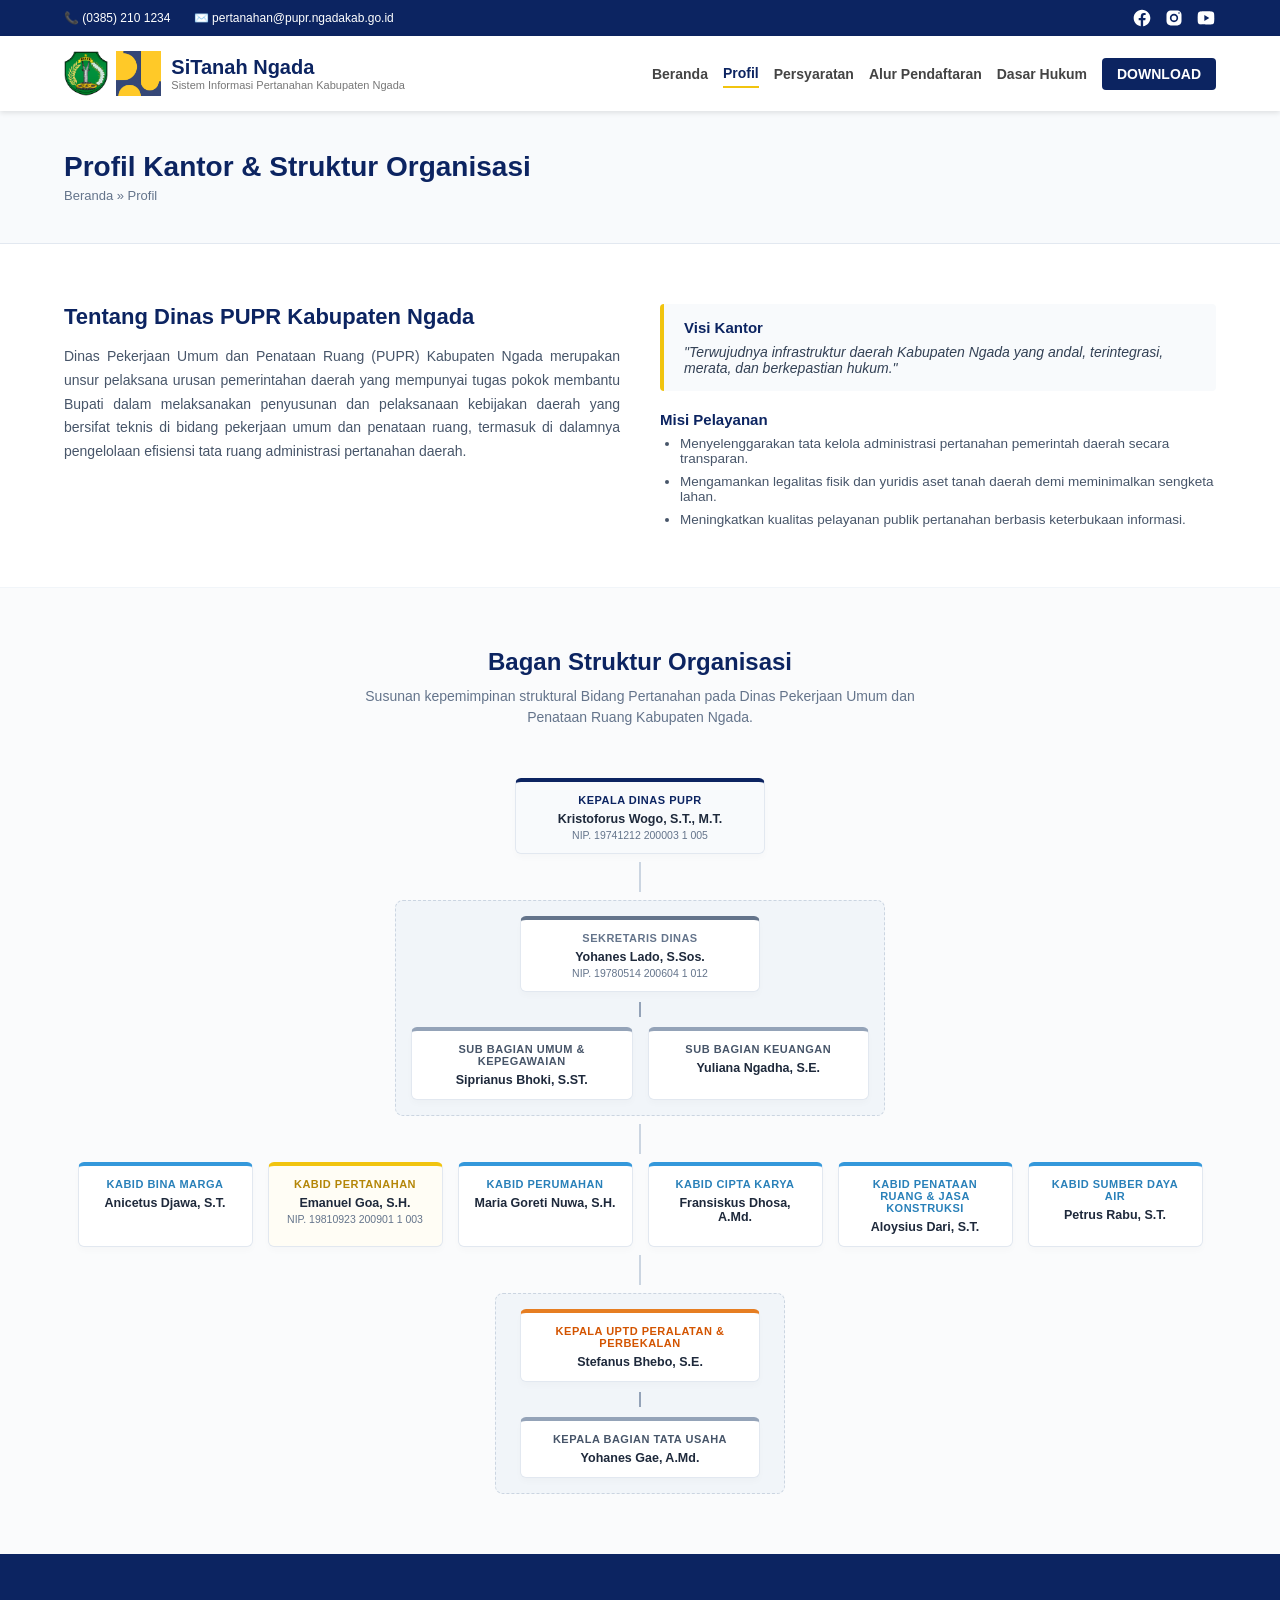
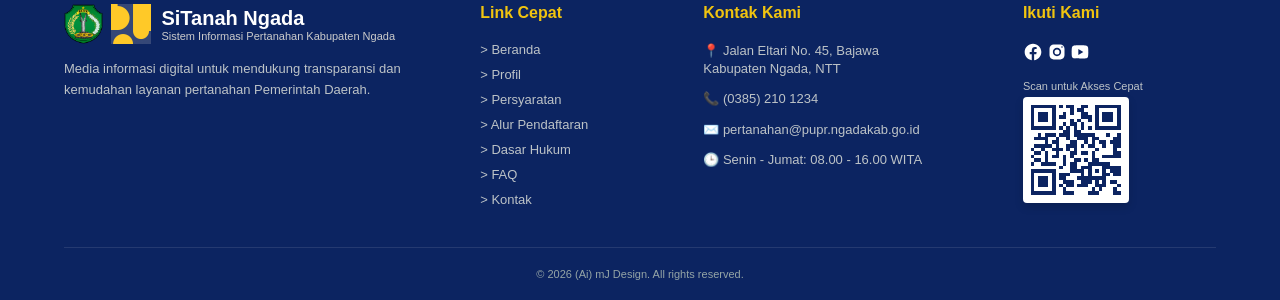
<file: profil.html>
<!DOCTYPE html>
<html lang="id">
<head>
    <meta charset="UTF-8">
    <meta name="viewport" content="width=device-width, initial-scale=1.0">
    <title>SiTanah Ngada - Sistem Informasi Pertanahan</title>
    <link rel="stylesheet" href="style.css">
</head>
<body>

    <!-- TOP BAR -->
    <div class="top-bar">
        <div class="container top-bar-content">
            <div class="top-info">
                <span>📞 (0385) 210 1234</span>
                <span>✉️ pertanahan@pupr.ngadakab.go.id</span>
            </div>
            <!--div class="top-social">
                <span>📘</span> <span>📸</span> <span>📺</span>
            </div-->
            <div class="top-social">
                <!-- Facebook Icon -->
                <a href="#" aria-label="Facebook">
                    <!--svg width="16" height="16" fill="currentColor" viewBox="0 0 16 16">
                        <path d="M16 8.049c0-4.446-3.582-8.05-8-8.05C3.58 0-.002 3.603-.002 8.05c0 4.017 2.926 7.347 6.75 7.951v-5.625h-2.03V8.05H6.75V6.275c0-2.017 1.195-3.131 3.022-3.131.876 0 1.791.157 1.791.157v1.98h-1.009c-.993 0-1.303.621-1.303 1.258v1.51h2.218l-.354 2.326H9.25V16c3.824-.604 6.75-3.934 6.75-7.951z"/>
                    </svg-->
                    <svg xmlns="http://www.w3.org/2000/svg" x="0px" y="0px" fill="currentColor" width="20" height="20" viewBox="0 0 24 24">
                        <path d="M12,2C6.477,2,2,6.477,2,12c0,5.013,3.693,9.153,8.505,9.876V14.65H8.031v-2.629h2.474v-1.749 c0-2.896,1.411-4.167,3.818-4.167c1.153,0,1.762,0.085,2.051,0.124v2.294h-1.642c-1.022,0-1.379,0.969-1.379,2.061v1.437h2.995 l-0.406,2.629h-2.588v7.247C18.235,21.236,22,17.062,22,12C22,6.477,17.523,2,12,2z"></path>
                    </svg>
                </a>
                <!-- Instagram Icon -->
                <a href="#" aria-label="Instagram">
                    <!--svg width="16" height="16" fill="currentColor" viewBox="0 0 16 16">
                        <path d="M8 0C5.829 0 5.556.01 4.703.048 3.85.088 3.269.222 2.76.42a3.917 3.917 0 0 0-1.417.923A3.893 3.893 0 0 0 .42 2.76C.222 3.268.087 3.85.048 4.7.01 5.555 0 5.827 0 8.001c0 2.172.01 2.444.048 3.297.04.852.174 1.433.372 1.942.205.526.478.972.923 1.417.444.445.89.719 1.416.923.51.198 1.09.333 1.942.372C5.555 15.99 5.827 16 8 16s2.444-.01 3.298-.048c.851-.04 1.434-.174 1.943-.372a3.916 3.916 0 0 0 1.416-.923c.445-.445.718-.891.923-1.417.197-.509.332-1.09.372-1.942C15.99 10.445 16 10.173 16 8s-.01-2.444-.048-3.298c-.04-.851-.175-1.433-.372-1.941a3.926 3.926 0 0 0-.923-1.417A3.911 3.911 0 0 0 13.24.42c-.51-.198-1.092-.333-1.943-.372C10.443.01 10.172 0 7.998 0h.003zm-.717 1.442h.718c2.136 0 2.389.007 3.232.046.78.035 1.204.166 1.486.275.373.145.64.319.92.599.28.28.453.546.598.92.11.281.24.705.275 1.485.039.843.047 1.096.047 3.231s-.008 2.389-.047 3.232c-.035.78-.166 1.203-.275 1.485a2.47 2.47 0 0 1-.599.919c-.28.28-.546.453-.92.598-.28.11-.704.24-1.485.276-.843.038-1.096.047-3.232.047s-2.39-.009-3.233-.047c-.78-.036-1.203-.166-1.485-.276a2.478 2.478 0 0 1-.92-.598 2.48 2.48 0 0 1-.6-.92c-.109-.281-.24-.705-.275-1.485-.038-.843-.046-1.096-.046-3.233 0-2.136.008-2.388.046-3.231.036-.78.166-1.204.276-1.486.145-.373.319-.64.599-.92.28-.28.546-.453.92-.598.282-.11.705-.24 1.485-.276.738-.034 1.024-.044 2.515-.045v.002zm4.988 1.328a.96.96 0 1 0 0 1.92.96.96 0 0 0 0-1.92zm-4.27 1.122a4.109 4.109 0 1 0 0 8.217 4.109 4.109 0 0 0 0-8.217zm0 1.441a2.667 2.667 0 1 1 0 5.334 2.667 2.667 0 0 1 0-5.334z"/>
                    </svg-->
                    <svg xmlns="http://www.w3.org/2000/svg" x="0px" y="0px" fill="currentColor" width="20" height="20" viewBox="0 0 24 24">
                        <path d="M 8 3 C 5.239 3 3 5.239 3 8 L 3 16 C 3 18.761 5.239 21 8 21 L 16 21 C 18.761 21 21 18.761 21 16 L 21 8 C 21 5.239 18.761 3 16 3 L 8 3 z M 18 5 C 18.552 5 19 5.448 19 6 C 19 6.552 18.552 7 18 7 C 17.448 7 17 6.552 17 6 C 17 5.448 17.448 5 18 5 z M 12 7 C 14.761 7 17 9.239 17 12 C 17 14.761 14.761 17 12 17 C 9.239 17 7 14.761 7 12 C 7 9.239 9.239 7 12 7 z M 12 9 A 3 3 0 0 0 9 12 A 3 3 0 0 0 12 15 A 3 3 0 0 0 15 12 A 3 3 0 0 0 12 9 z"></path>
                    </svg>
                </a>
                <!-- YouTube Icon -->
                <a href="#" aria-label="YouTube">
                    <!--svg width="16" height="16" fill="currentColor" viewBox="0 0 16 16">
                        <path d="M8.051 1.999h.089c.822.003 4.987.033 6.11.335a2.01 2.01 0 0 1 1.415 1.42c.101.38.172.883.22 1.402l.01.104.022.26.008.104c.065.914.073 1.77.074 1.957v.075c-.001.194-.01 1.108-.082 2.06l-.008.105-.009.104c-.05 1.55-.174 1.902-.223 2.084a2.01 2.01 0 0 1-1.415 1.42c-1.117.299-5.273.33-6.1l.034c-.815-.003-4.977-.033-6.1-.335a2.01 2.01 0 0 1-1.415-1.42c-.101-.38-.172-.882-.22-1.402l-.013-.104-.018-.233-.007-.104c-.065-.914-.073-1.77-.074-1.957v-.075c.001-.194.01-1.108.082-2.06l.004-.105.01-.104c.05-1.55.174-1.902.223-2.084a2.01 2.01 0 0 1 1.415-1.42c1.117-.299 5.273-.33 6.1-.33h.089zm-1.67 3.375v4.25l4.015-2.125-4.015-2.125z"/>
                    </svg-->
                    <svg xmlns="http://www.w3.org/2000/svg" x="0px" y="0px" fill="currentColor" width="20" height="20" viewBox="0 0 24 24">
                        <path d="M21.582,6.186c-0.23-0.86-0.908-1.538-1.768-1.768C18.254,4,12,4,12,4S5.746,4,4.186,4.418 c-0.86,0.23-1.538,0.908-1.768,1.768C2,7.746,2,12,2,12s0,4.254,0.418,5.814c0.23,0.86,0.908,1.538,1.768,1.768 C5.746,20,12,20,12,20s6.254,0,7.814-0.418c0.861-0.23,1.538-0.908,1.768-1.768C22,16.254,22,12,22,12S22,7.746,21.582,6.186z M10,15.464V8.536L16,12L10,15.464z"></path>
                    </svg>
                </a>
            </div>
        </div>
    </div>

    <!-- NAVBAR -->
    <header class="navbar">
        <div class="container nav-content">
            <!--div class="logo-area">
                <div class="logo-placeholder">🟢</div>
                <div>
                    <h1 class="logo-title">SiTanah Ngada</h1>
                    <p class="logo-subtitle">Sistem Informasi Pertanahan Kabupaten Ngada</p>
                </div>
            </div-->

            <div class="logo-area">
                <div class="logo-images">
                    <!-- Logo Kabupaten Ngada -->
                    <img src="logo/Ngada.png" alt="Logo Kabupaten Ngada" class="web-logo">
                    <!-- Logo PUPR -->
                    <img src="logo/LogoPU.jpg" alt="Logo PUPR" class="web-logo">
                </div>
                <div>
                    <h1 class="logo-title">SiTanah Ngada</h1>
                    <p class="logo-subtitle">Sistem Informasi Pertanahan Kabupaten Ngada</p>
                </div>
            </div>

            <nav class="nav-links">
                <a href="index.html">Beranda</a>
                <a href="profil.html" class="active">Profil</a>
                <a href="persyaratan.html">Persyaratan</a>
                <a href="alur.html">Alur Pendaftaran</a>
                <a href="dasar-hukum.html">Dasar Hukum</a>
                <!--a href="#">FAQ</a>
                <a href="#">Kontak</a-->
                <a href="#" class="btn-contact-nav">DOWNLOAD</a>
            </nav>
        </div>
    </header>

    <!-- BREADCRUMB BANNER -->
    <section class="page-banner">
        <div class="container">
            <h2>Profil Kantor & Struktur Organisasi</h2>
            <p><a href="index.html">Beranda</a> &raquo; Profil</p>
        </div>
    </section>

    <!-- PROFIL TEXT SECTION -->
    <section class="profil-section">
        <div class="container">
            <div class="profil-grid-text">
                <div class="profil-tentang">
                    <h3>Tentang Dinas PUPR Kabupaten Ngada</h3>
                    <p>Dinas Pekerjaan Umum dan Penataan Ruang (PUPR) Kabupaten Ngada merupakan unsur pelaksana urusan pemerintahan daerah yang mempunyai tugas pokok membantu Bupati dalam melaksanakan penyusunan dan pelaksanaan kebijakan daerah yang bersifat teknis di bidang pekerjaan umum dan penataan ruang, termasuk di dalamnya pengelolaan efisiensi tata ruang administrasi pertanahan daerah.</p>
                </div>
                <div class="profil-visi-misi">
                    <div class="box-visi">
                        <h4>Visi Kantor</h4>
                        <p>"Terwujudnya infrastruktur daerah Kabupaten Ngada yang andal, terintegrasi, merata, dan berkepastian hukum."</p>
                    </div>
                    <div class="box-misi">
                        <h4>Misi Pelayanan</h4>
                        <ul>
                            <li>Menyelenggarakan tata kelola administrasi pertanahan pemerintah daerah secara transparan.</li>
                            <li>Mengamankan legalitas fisik dan yuridis aset tanah daerah demi meminimalkan sengketa lahan.</li>
                            <li>Meningkatkan kualitas pelayanan publik pertanahan berbasis keterbukaan informasi.</li>
                        </ul>
                    </div>
                </div>
            </div>
        </div>
    </section>

    <!-- ORGANIZATION CHART SECTION -->
    <section class="chart-section">
        <div class="container">
            <div class="section-title-center">
                <h3>Bagan Struktur Organisasi</h3>
                <p>Susunan kepemimpinan struktural Bidang Pertanahan pada Dinas Pekerjaan Umum dan Penataan Ruang Kabupaten Ngada.</p>
            </div>

            <!-- BAGAN STRUKTUR ORGANISASI UPDATE HIERARKI SUB-BAWAHAN -->
            <div class="org-chart-wrapper">
                
                <!-- BARIS PERTAMA: Kepala Dinas -->
                <div class="org-row row-level-1">
                    <div class="org-card leader-card">
                        <h5>Kepala Dinas PUPR</h5>
                        <p class="org-name">Kristoforus Wogo, S.T., M.T.</p>
                        <p class="org-nip">NIP. 19741212 200003 1 005</p>
                    </div>
                </div>

                <div class="org-line-vertical"></div>

                <!-- BARIS KEDUA: Sekretaris Dinas & Sub Bagian di Bawahnya -->
                <div class="org-row row-level-2">
                    <div class="org-group-box group-secretariat">
                        <!-- Atasan Langsung -->
                        <div class="org-card sub-leader-card">
                            <h5>Sekretaris Dinas</h5>
                            <p class="org-name">Yohanes Lado, S.Sos.</p>
                            <p class="org-nip">NIP. 19780514 200604 1 012</p>
                        </div>
                        <!-- Garis Hubung Internal -->
                        <div class="org-line-internal"></div>
                        <!-- Sub Bagian yang Dibawahi -->
                        <div class="org-sub-items">
                            <div class="org-card sub-staff-card">
                                <h5>Sub Bagian Umum & Kepegawaian</h5>
                                <p class="org-name">Siprianus Bhoki, S.ST.</p>
                            </div>
                            <div class="org-card sub-staff-card">
                                <h5>Sub Bagian Keuangan</h5>
                                <p class="org-name">Yuliana Ngadha, S.E.</p>
                            </div>
                        </div>
                    </div>
                </div>

                <div class="org-line-vertical"></div>

                <!-- BARIS KETIGA: Para Kepala Bidang -->
                <div class="org-row row-level-3">
                    <div class="org-card field-card">
                        <h5>Kabid Bina Marga</h5>
                        <p class="org-name">Anicetus Djawa, S.T.</p>
                    </div>
                    
                    <div class="org-card field-card highlight-card">
                        <h5>Kabid Pertanahan</h5>
                        <p class="org-name">Emanuel Goa, S.H.</p>
                        <p class="org-nip">NIP. 19810923 200901 1 003</p>
                    </div>

                    <div class="org-card field-card">
                        <h5>Kabid Perumahan</h5>
                        <p class="org-name">Maria Goreti Nuwa, S.H.</p>
                    </div>

                    <div class="org-card field-card">
                        <h5>Kabid Cipta Karya</h5>
                        <p class="org-name">Fransiskus Dhosa, A.Md.</p>
                    </div>

                    <div class="org-card field-card">
                        <h5>Kabid Penataan Ruang & Jasa Konstruksi</h5>
                        <p class="org-name">Aloysius Dari, S.T.</p>
                    </div>

                    <div class="org-card field-card">
                        <h5>Kabid Sumber Daya Air</h5>
                        <p class="org-name">Petrus Rabu, S.T.</p>
                    </div>
                </div>

                <div class="org-line-vertical"></div>

                <!-- BARIS KEEMPAT: Kepala UPTD & Sub-Bawahan -->
                <div class="org-row row-level-4">
                    <div class="org-group-box group-uptd">
                        <!-- Atasan Langsung -->
                        <div class="org-card uptd-card">
                            <h5>Kepala UPTD Peralatan & Perbekalan</h5>
                            <p class="org-name">Stefanus Bhebo, S.E.</p>
                        </div>
                        <!-- Garis Hubung Internal -->
                        <div class="org-line-internal"></div>
                        <!-- Sub Bagian yang Dibawahi -->
                        <div class="org-sub-items">
                            <div class="org-card sub-staff-card">
                                <h5>Kepala Bagian Tata Usaha</h5>
                                <p class="org-name">Yohanes Gae, A.Md.</p>
                            </div>
                        </div>
                    </div>
                </div>

            </div>

            <!-- BAGAN STRUKTUR ORGANISASI UPDATE 4 BARIS --
            <div class="org-chart-wrapper">
                
                <!-- BARIS PERTAMA: Kepala Dinas --
                <div class="org-row row-level-1">
                    <div class="org-card leader-card">
                        <h5>Kepala Dinas PUPR</h5>
                        <p class="org-name">Kristoforus Wogo, S.T., M.T.</p>
                        <p class="org-nip">NIP. 19741212 200003 1 005</p>
                    </div>
                </div>

                <div class="org-line-vertical"></div>

                <!-- BARIS KEDUA: Sekretaris Dinas & Sub Bagian --
                <div class="org-row row-level-2">
                    <div class="org-card sub-leader-card">
                        <h5>Sekretaris Dinas</h5>
                        <p class="org-name">Yohanes Lado, S.Sos.</p>
                        <p class="org-nip">NIP. 19780514 200604 1 012</p>
                    </div>
                    <div class="org-card sub-staff-card">
                        <h5>Sub Bagian Umum & Kepegawaian</h5>
                        <p class="org-name">Siprianus Bhoki, S.ST.</p>
                    </div>
                    <div class="org-card sub-staff-card">
                        <h5>Sub Bagian Keuangan</h5>
                        <p class="org-name">Yuliana Ngadha, S.E.</p>
                    </div>
                </div>

                <div class="org-line-vertical"></div>

                <!-- BARIS KETIGA: Para Kepala Bidang (Highlight pada Pertanahan) --
                <div class="org-row row-level-3">
                    <div class="org-card field-card">
                        <h5>Kabid Bina Marga</h5>
                        <p class="org-name">Anicetus Djawa, S.T.</p>
                    </div>
                    
                    <div class="org-card field-card highlight-card">
                        <h5>Kabid Pertanahan</h5>
                        <p class="org-name">Emanuel Goa, S.H.</p>
                        <p class="org-nip">NIP. 19810923 200901 1 003</p>
                    </div>

                    <div class="org-card field-card">
                        <h5>Kabid Perumahan</h5>
                        <p class="org-name">Maria Goreti Nuwa, S.H.</p>
                    </div>

                    <div class="org-card field-card">
                        <h5>Kabid Cipta Karya</h5>
                        <p class="org-name">Fransiskus Dhosa, A.Md.</p>
                    </div>

                    <div class="org-card field-card">
                        <h5>Kabid Penataan Ruang & Jasa Konstruksi</h5>
                        <p class="org-name">Aloysius Dari, S.T.</p>
                    </div>

                    <div class="org-card field-card">
                        <h5>Kabid Sumber Daya Air</h5>
                        <p class="org-name">Petrus Rabu, S.T.</p>
                    </div>
                </div>

                <div class="org-line-vertical"></div>

                <!-- BARIS KEEMPAT: Kepala UPTD --
                <div class="org-row row-level-4">
                    <div class="org-card uptd-card">
                        <h5>Kepala UPTD Peralatan & Perbekalan</h5>
                        <p class="org-name">Stefanus Bhebo, S.E.</p>
                    </div>
                </div>

            </div-->

            <!-- BAGAN BERBASIS CSS GRID/FLEX --
            <div class="org-chart-wrapper">
                
                <!-- Level 1: Kepala Dinas --
                <div class="org-row row-top">
                    <div class="org-card leader-card">
                        <h5>Kepala Dinas PUPR</h5>
                        <p class="org-name">Kristoforus Wogo, S.T., M.T.</p>
                        <p class="org-nip">NIP. 19741212 200003 1 005</p>
                    </div>
                </div>

                <div class="org-line-vertical"></div>

                <!-- Level 2: Sekretaris & Bidang Utama --
                <div class="org-row row-mid">
                    <div class="org-card sub-leader-card">
                        <h5>Sekretaris Dinas</h5>
                        <p class="org-name">Yohanes Lado, S.Sos.</p>
                        <p class="org-nip">NIP. 19780514 200604 1 012</p>
                    </div>

                    <div class="org-card highlight-card">
                        <h5>Kepala Bidang Pertanahan</h5>
                        <p class="org-name">Emanuel Goa, S.H.</p>
                        <p class="org-nip">NIP. 19810923 200901 1 003</p>
                    </div>
                </div>

                <div class="org-line-vertical"></div>

                <!-- Level 3: Seksi / Sub-Kelompok Sub-koordinator --
                <div class="org-row row-bottom">
                    <div class="org-card staff-card">
                        <h5>Seksi Sengketa & Konflik Pertanahan</h5>
                        <p class="org-name">Siprianus Bhoki, S.ST.</p>
                    </div>
                    
                    <div class="org-card staff-card">
                        <h5>Seksi Pengadaan & Pendaftaran Tanah</h5>
                        <p class="org-name">Maria Goreti Nuwa, S.H.</p>
                    </div>

                    <div class="org-card staff-card">
                        <h5>Seksi Penatagunaan & Pemanfaatan Tanah</h5>
                        <p class="org-name">Fransiskus Dhosa, A.Md.</p>
                    </div>
                </div>

            </div-->
        </div>
    </section>

    <!-- HERO SECTION --
    <section class="hero">
        <div class="container hero-content">
            <div class="hero-text">
                <p class="hero-welcome">Selamat Datang di</p>
                <h2 class="hero-title">SiTanah Ngada</h2>
                <h3 class="hero-subtitle">Sistem Informasi Pertanahan Kabupaten Ngada</h3>
                <p class="hero-desc">
                    Media informasi digital mengenai proses Pendaftaran Tanah Pemerintah Daerah Kabupaten Ngada yang mudah, transparan, dan dapat diakses oleh perangkat daerah maupun masyarakat.
                </p>
                <div class="hero-buttons">
                    <a href="#" class="btn btn-blue">📄 PELAJARI ALUR PENDAFTARAN →</a>
                    <a href="#" class="btn btn-yellow">📋 LIHAT PERSYARATAN</a>
                </div>
            </div>

            <div class="hero-image-container">
                <!-- Wrapper untuk slider --
                <div class="slider-wrapper">
                    <div class="slider">
                        <!-- Slide 1 (Gedung Baru) --
                        <div class="slide" id="slide-1">
                            <img src="pic/pu_depan.png" alt="Dinas PUPR Kabupaten Ngada Baru">
                            <div class="building-tag">KONDISI SEKARANG<br>DINAS PUPR NGADA</div>
                        </div>
                        <!-- Slide 2 (Gedung Lama) --
                        <div class="slide" id="slide-2">
                            <img src="pic/pu_blakang.jpeg" alt="Dinas PUPR Kabupaten Ngada Lama">
                            <div class="building-tag">KONDISI SEBELUMNYA<br>DINAS PUPR NGADA</div>
                        </div>
                    </div>
                    
                    <!-- Tombol Navigasi Manual Kiri & Kanan --
                    <a href="#slide-2" class="slider-nav nav-prev">&#10094;</a>
                    <a href="#slide-1" class="slider-nav nav-next">&#10095;</a>
                </div>
            </div>


            <!--div class="hero-image-container">
                <!-- Placeholder untuk gedung Dinas PUPR --
                <div class="building-placeholder">
                    <div class="building-tag">DINAS PUPR<br>KABUPATEN NGADA</div>
                </div>
            </div--
        </div>
    </section>

    <!-- SERVICE INFO SECTION --
    <section class="services">
        <div class="container">
            <div class="services-header">
                <h2>INFORMASI LAYANAN</h2>
                <p>Temukan informasi lengkap mengenai pendaftaran tanah Pemerintah Daerah Kabupaten Ngada</p>
            </div>
            
            <div class="services-grid">
                <!-- Card 1 --
                <div class="card">
                    <div class="card-icon icon-blue">📄</div>
                    <h3>Persyaratan</h3>
                    <p>Informasi lengkap mengenai dokumen dan persyaratan pendaftaran tanah.</p>
                    <a href="#">Selengkapnya →</a>
                </div>
                <!-- Card 2 --
                <div class="card">
                    <div class="card-icon icon-green">🌿</div>
                    <h3>Alur Pendaftaran</h3>
                    <p>Tahapan proses pendaftaran tanah Pemerintah Daerah Kabupaten Ngada.</p>
                    <a href="#">Selengkapnya →</a>
                </div>
                <!-- Card 3 --
                <div class="card">
                    <div class="card-icon icon-orange">⚖️</div>
                    <h3>Dasar Hukum</h3>
                    <p>Landasan hukum dan peraturan yang menjadi dasar pelayanan pertanahan.</p>
                    <a href="#">Selengkapnya →</a>
                </div>
                <!-- Card 4 --
                <div class="card">
                    <div class="card-icon icon-purple">❓</div>
                    <h3>FAQ</h3>
                    <p>Pertanyaan yang sering diajukan seputar pendaftaran tanah Pemerintah Daerah.</p>
                    <a href="#">Selengkapnya →</a>
                </div>
                <!-- Card 5 --
                <div class="card">
                    <div class="card-icon icon-lightblue">📞</div>
                    <h3>Kontak</h3>
                    <p>Informasi kontak dan lokasi Bidang Pertanahan Dinas PUPR Kabupaten Ngada.</p>
                    <a href="#">Selengkapnya →</a>
                </div>
            </div>
        </div>
    </section-->

    <!-- FOOTER -->
    <footer class="footer">
        <div class="container footer-grid">
            <div class="footer-brand">
                <div class="logo-area">
                    <!--div class="logo-placeholder">🟢</div-->
                    <div class="logo-images">
                        <!-- Logo Kabupaten Ngada -->
                        <img src="logo/Ngada.png" alt="Logo Kabupaten Ngada" class="web-logo">
                        <!-- Logo PUPR -->
                        <img src="logo/LogoPU.jpg" alt="Logo PUPR" class="web-logo">
                    </div>
                    <!--div>
                        <h1 class="logo-title">SiTanah Ngada</h1>
                        <p class="logo-subtitle">Sistem Informasi Pertanahan Kabupaten Ngada</p>
                    </div-->    
                    <div>
                        <h3 class="logo-title" style="color: white;">SiTanah Ngada</h3>
                        <p class="logo-subtitle" style="color: #ccc;">Sistem Informasi Pertanahan Kabupaten Ngada</p>
                    </div>
                </div>
                <p class="footer-desc">Media informasi digital untuk mendukung transparansi dan kemudahan layanan pertanahan Pemerintah Daerah.</p>
            </div>

            <div class="footer-links">
                <h4>Link Cepat</h4>
                <ul>
                    <li><a href="#">&gt; Beranda</a></li>
                    <li><a href="#">&gt; Profil</a></li>
                    <li><a href="#">&gt; Persyaratan</a></li>
                    <li><a href="#">&gt; Alur Pendaftaran</a></li>
                    <li><a href="#">&gt; Dasar Hukum</a></li>
                    <li><a href="#">&gt; FAQ</a></li>
                    <li><a href="#">&gt; Kontak</a></li>
                </ul>
            </div>

            <div class="footer-contact">
                <h4>Kontak Kami</h4>
                <p>📍 Jalan Eltari No. 45, Bajawa<br>Kabupaten Ngada, NTT</p>
                <p>📞 (0385) 210 1234</p>
                <p>✉️ pertanahan@pupr.ngadakab.go.id</p>
                <p>🕒 Senin - Jumat: 08.00 - 16.00 WITA</p>
            </div>

            <div class="footer-social">
                <h4>Ikuti Kami</h4>
                <div class="social-icons">
                    <!--span>📘</span> <span>📸</span> <span>📺</span-->
                    <!-- Facebook Icon -->
                    <a href="#" aria-label="Facebook">
                        <!--svg width="16" height="16" fill="currentColor" viewBox="0 0 16 16">
                            <path d="M16 8.049c0-4.446-3.582-8.05-8-8.05C3.58 0-.002 3.603-.002 8.05c0 4.017 2.926 7.347 6.75 7.951v-5.625h-2.03V8.05H6.75V6.275c0-2.017 1.195-3.131 3.022-3.131.876 0 1.791.157 1.791.157v1.98h-1.009c-.993 0-1.303.621-1.303 1.258v1.51h2.218l-.354 2.326H9.25V16c3.824-.604 6.75-3.934 6.75-7.951z"/>
                        </svg-->
                        <svg xmlns="http://www.w3.org/2000/svg" x="0px" y="0px" fill="currentColor" width="20" height="20" viewBox="0 0 24 24">
                            <path d="M12,2C6.477,2,2,6.477,2,12c0,5.013,3.693,9.153,8.505,9.876V14.65H8.031v-2.629h2.474v-1.749 c0-2.896,1.411-4.167,3.818-4.167c1.153,0,1.762,0.085,2.051,0.124v2.294h-1.642c-1.022,0-1.379,0.969-1.379,2.061v1.437h2.995 l-0.406,2.629h-2.588v7.247C18.235,21.236,22,17.062,22,12C22,6.477,17.523,2,12,2z"></path>
                        </svg>
                    </a>
                    <!-- Instagram Icon -->
                    <a href="#" aria-label="Instagram">
                        <!--svg width="16" height="16" fill="currentColor" viewBox="0 0 16 16">
                            <path d="M8 0C5.829 0 5.556.01 4.703.048 3.85.088 3.269.222 2.76.42a3.917 3.917 0 0 0-1.417.923A3.893 3.893 0 0 0 .42 2.76C.222 3.268.087 3.85.048 4.7.01 5.555 0 5.827 0 8.001c0 2.172.01 2.444.048 3.297.04.852.174 1.433.372 1.942.205.526.478.972.923 1.417.444.445.89.719 1.416.923.51.198 1.09.333 1.942.372C5.555 15.99 5.827 16 8 16s2.444-.01 3.298-.048c.851-.04 1.434-.174 1.943-.372a3.916 3.916 0 0 0 1.416-.923c.445-.445.718-.891.923-1.417.197-.509.332-1.09.372-1.942C15.99 10.445 16 10.173 16 8s-.01-2.444-.048-3.298c-.04-.851-.175-1.433-.372-1.941a3.926 3.926 0 0 0-.923-1.417A3.911 3.911 0 0 0 13.24.42c-.51-.198-1.092-.333-1.943-.372C10.443.01 10.172 0 7.998 0h.003zm-.717 1.442h.718c2.136 0 2.389.007 3.232.046.78.035 1.204.166 1.486.275.373.145.64.319.92.599.28.28.453.546.598.92.11.281.24.705.275 1.485.039.843.047 1.096.047 3.231s-.008 2.389-.047 3.232c-.035.78-.166 1.203-.275 1.485a2.47 2.47 0 0 1-.599.919c-.28.28-.546.453-.92.598-.28.11-.704.24-1.485.276-.843.038-1.096.047-3.232.047s-2.39-.009-3.233-.047c-.78-.036-1.203-.166-1.485-.276a2.478 2.478 0 0 1-.92-.598 2.48 2.48 0 0 1-.6-.92c-.109-.281-.24-.705-.275-1.485-.038-.843-.046-1.096-.046-3.233 0-2.136.008-2.388.046-3.231.036-.78.166-1.204.276-1.486.145-.373.319-.64.599-.92.28-.28.546-.453.92-.598.282-.11.705-.24 1.485-.276.738-.034 1.024-.044 2.515-.045v.002zm4.988 1.328a.96.96 0 1 0 0 1.92.96.96 0 0 0 0-1.92zm-4.27 1.122a4.109 4.109 0 1 0 0 8.217 4.109 4.109 0 0 0 0-8.217zm0 1.441a2.667 2.667 0 1 1 0 5.334 2.667 2.667 0 0 1 0-5.334z"/>
                        </svg-->
                        <svg xmlns="http://www.w3.org/2000/svg" x="0px" y="0px" fill="currentColor" width="20" height="20" viewBox="0 0 24 24">
                            <path d="M 8 3 C 5.239 3 3 5.239 3 8 L 3 16 C 3 18.761 5.239 21 8 21 L 16 21 C 18.761 21 21 18.761 21 16 L 21 8 C 21 5.239 18.761 3 16 3 L 8 3 z M 18 5 C 18.552 5 19 5.448 19 6 C 19 6.552 18.552 7 18 7 C 17.448 7 17 6.552 17 6 C 17 5.448 17.448 5 18 5 z M 12 7 C 14.761 7 17 9.239 17 12 C 17 14.761 14.761 17 12 17 C 9.239 17 7 14.761 7 12 C 7 9.239 9.239 7 12 7 z M 12 9 A 3 3 0 0 0 9 12 A 3 3 0 0 0 12 15 A 3 3 0 0 0 15 12 A 3 3 0 0 0 12 9 z"></path>
                        </svg>
                    </a>
                    <!-- YouTube Icon -->
                    <a href="#" aria-label="YouTube">
                        <!--svg width="16" height="16" fill="currentColor" viewBox="0 0 16 16">
                            <path d="M8.051 1.999h.089c.822.003 4.987.033 6.11.335a2.01 2.01 0 0 1 1.415 1.42c.101.38.172.883.22 1.402l.01.104.022.26.008.104c.065.914.073 1.77.074 1.957v.075c-.001.194-.01 1.108-.082 2.06l-.008.105-.009.104c-.05 1.55-.174 1.902-.223 2.084a2.01 2.01 0 0 1-1.415 1.42c-1.117.299-5.273.33-6.1l.034c-.815-.003-4.977-.033-6.1-.335a2.01 2.01 0 0 1-1.415-1.42c-.101-.38-.172-.882-.22-1.402l-.013-.104-.018-.233-.007-.104c-.065-.914-.073-1.77-.074-1.957v-.075c.001-.194.01-1.108.082-2.06l.004-.105.01-.104c.05-1.55.174-1.902.223-2.084a2.01 2.01 0 0 1 1.415-1.42c1.117-.299 5.273-.33 6.1-.33h.089zm-1.67 3.375v4.25l4.015-2.125-4.015-2.125z"/>
                        </svg-->
                        <svg xmlns="http://www.w3.org/2000/svg" x="0px" y="0px" fill="currentColor" width="20" height="20" viewBox="0 0 24 24">
                            <path d="M21.582,6.186c-0.23-0.86-0.908-1.538-1.768-1.768C18.254,4,12,4,12,4S5.746,4,4.186,4.418 c-0.86,0.23-1.538,0.908-1.768,1.768C2,7.746,2,12,2,12s0,4.254,0.418,5.814c0.23,0.86,0.908,1.538,1.768,1.768 C5.746,20,12,20,12,20s6.254,0,7.814-0.418c0.861-0.23,1.538-0.908,1.768-1.768C22,16.254,22,12,22,12S22,7.746,21.582,6.186z M10,15.464V8.536L16,12L10,15.464z"></path>
                        </svg>
                    </a>
                </div>
                <p>Scan untuk Akses Cepat</p>
                <!--div class="qr-placeholder">QR Code</div-->
                <div id="qrcode" class="qr-real-box"></div>
            </div>
        </div>
        <div class="footer-bottom">
            <p>&copy; 2026 (Ai) mJ Design. All rights reserved.</p>
        </div>
    </footer>

    <!-- 2. PANGGIL FILE LIBRARY SCRIPT OFFLINE (Letakkan sebelum tag penutup body) -->
    <script src="qrcode.min.js"></script>
    <!-- 3. KODE INSTAN UNTUK MEMBUAT GAMBAR QR CODE -->
    <script>
        // Jalankan pembuatan QR code setelah halaman selesai dimuat browser
        window.addEventListener('DOMContentLoaded', (event) => {
            // Targetkan element dengan ID 'qrcode'
            new QRCode(document.getElementById("qrcode"), {
                text: "index.html", // Isikan link website atau nama file lokal utama Anda di sini
                width: 90,          // Lebar gambar QR Code (dalam pixel)
                height: 90,         // Tinggi gambar QR Code (dalam pixel)
                colorDark : "#0c2461", // Warna kotak QR (disesuaikan dengan warna biru khas Ngada)
                colorLight : "#ffffff", // Warna latar belakang QR
                correctLevel : QRCode.CorrectLevel.H // Tingkat akurasi scan tinggi
            });
        });
    </script>

</body>
</html>
</file>
<file: style.css>
/* RESET & GENERAL STYLES */
* {
    margin: 0;
    padding: 0;
    box-sizing: border-box;
    font-family: 'Segoe UI', Tahoma, Geneva, Verdana, sans-serif;
}

body {
    background-color: #ffffff;
    color: #333;
}

.container {
    width: 90%;
    max-width: 1200px;
    margin: 0 auto;
}

a {
    text-decoration: none;
    color: inherit;
}

/* TOP BAR */
.top-bar {
    background-color: #0c2461;
    color: #ffffff;
    font-size: 12px;
    padding: 8px 0;
}

.top-bar-content {
    display: flex;
    justify-content: space-between;
    align-items: center;
}

.top-info span {
    margin-right: 20px;
}

.top-social span {
    margin-left: 10px;
    cursor: pointer;
}

.top-social {
    display: flex;
    gap: 12px;
    align-items: center;
}

.top-social a {
    color: #ffffff;
    display: flex;
    align-items: center;
    transition: color 0.2s ease;
}

.top-social a:hover {
    color: #f1c40f; /* Berubah menjadi kuning saat di-hover */
}


/* NAVBAR */
.navbar {
    background-color: #ffffff;
    padding: 15px 0;
    box-shadow: 0 2px 5px rgba(0,0,0,0.1);
    position: sticky;
    top: 0;
    z-index: 1000;
}

.nav-content {
    display: flex;
    justify-content: space-between;
    align-items: center;
}

.logo-area {
    display: flex;
    align-items: center;
    gap: 10px;
}

.logo-placeholder {
    font-size: 32px;
}

.logo-title {
    font-size: 20px;
    color: #0c2461;
    font-weight: bold;
}

.logo-subtitle {
    font-size: 11px;
    color: #777;
}

/* GAYA UNTUK DUA LOGO BARU */
.logo-images {
    display: flex;
    align-items: center;
    gap: 8px; /* Jarak antara logo Ngada dan logo PUPR */
}

.web-logo {
    height: 45px; /* Mengatur tinggi logo agar serasi dengan teks */
    width: auto;  /* Lebar otomatis mengikuti proporsi gambar */
    object-fit: contain;
    display: block;
}

/* Penyesuaian khusus untuk area footer agar logo tetap terlihat proporsional */
.footer-brand .web-logo {
    height: 40px;
}


.nav-links {
    display: flex;
    align-items: center;
    gap: 15px;
    font-size: 14px;
    font-weight: 600;
}

.nav-links a {
    color: #444;
    padding: 5px 0;
}

.nav-links a.active, .nav-links a:hover {
    color: #0c2461;
    border-bottom: 2px solid #f1c40f;
}

.btn-contact-nav {
    background-color: #0c2461;
    color: #fff !important;
    padding: 8px 15px !important;
    border-radius: 4px;
    border-bottom: none !important;
}

/* HERO SECTION */
.hero {
    background: linear-gradient(135deg, #eef5ff 60%, #fff 60%);
    padding: 60px 0;
    overflow: hidden;
}

.hero-content {
    display: flex;
    align-items: center;
    justify-content: space-between;
    gap: 40px;
}

.hero-text {
    flex: 1;
}

.hero-welcome {
    color: #f1c40f;
    font-weight: bold;
    font-size: 18px;
    margin-bottom: 5px;
}

.hero-title {
    font-size: 42px;
    color: #0c2461;
    font-weight: 800;
}

.hero-subtitle {
    font-size: 18px;
    color: #333;
    margin-bottom: 20px;
}

.hero-desc {
    font-size: 14px;
    color: #666;
    line-height: 1.6;
    margin-bottom: 30px;
}

.hero-buttons {
    display: flex;
    gap: 15px;
}

.btn {
    padding: 12px 20px;
    font-size: 13px;
    font-weight: bold;
    border-radius: 4px;
    box-shadow: 0 4px 6px rgba(0,0,0,0.1);
}

.btn-blue {
    background-color: #0c2461;
    color: #fff;
}

.btn-yellow {
    background-color: #f1c40f;
    color: #333;
}

.hero-image-container {
    flex: 1;
    display: flex;
    justify-content: center;
}

/* STRUKTUR SLIDER HERO SECTION */
.hero-image-container {
    flex: 1;
    display: flex;
    justify-content: center;
    position: relative;
}

.slider-wrapper {
    position: relative;
    width: 100%;
    max-width: 550px; /* Menyesuaikan ukuran ideal frame gambar */
    height: 350px;
    border-radius: 12px;
    border: 5px solid #fff;
    box-shadow: 0 10px 20px rgba(0,0,0,0.15);
    overflow: hidden; /* Menyembunyikan gambar yang berada di luar frame */
}

.slider {
    display: flex;
    width: 200%; /* Mengakomodasi 2 gambar bersisian */
    height: 100%;
    animation: slideAnimation 12s infinite ease-in-out; /* Animasi geser otomatis */
    scroll-behavior: smooth;
}

.slide {
    width: 50%; /* Masing-masing slide mengambil setengah dari total lebar slider */
    height: 100%;
    position: relative;
}

.slide img {
    width: 100%;
    height: 100%;
    object-fit: cover; /* Memastikan foto terpotong rapi tanpa merusak proporsi */
    display: block;
}

.building-tag {
    position: absolute;
    top: 20px;
    left: 20px;
    background-color: rgba(12, 36, 97, 0.9);
    color: #fff;
    padding: 10px;
    font-size: 11px;
    font-weight: bold;
    border-left: 4px solid #f1c40f;
    z-index: 10;
}

/* TOMBOL NAVIGASI MANUAL */
.slider-nav {
    position: absolute;
    top: 50%;
    transform: translateY(-50%);
    background-color: rgba(12, 36, 97, 0.7);
    color: white;
    padding: 12px 16px;
    font-size: 18px;
    font-weight: bold;
    border-radius: 50%;
    cursor: pointer;
    z-index: 20;
    transition: background-color 0.2s;
    user-select: none;
}

.slider-nav:hover {
    background-color: rgba(241, 196, 15, 0.9);
    color: #333;
}

.nav-prev { left: 15px; }
.nav-next { right: 15px; }

/* ANIMASI GESER OTOMATIS (CSS KEYFRAMES) */
@keyframes slideAnimation {
    0%, 45% { transform: translateX(0); }       /* Menampilkan gambar pertama (Gedung Baru) */
    50%, 95% { transform: translateX(-50%); }   /* Bergeser ke kiri dan menampilkan gambar kedua (Gedung Lama) */
    100% { transform: translateX(0); }          /* Bergeser kembali ke gambar pertama */
}

/* Menghentikan slide otomatis saat kursor mouse diarahkan ke gambar */
.slider-wrapper:hover .slider {
    animation-play-state: paused;
}

.building-tag {
    position: absolute;
    top: 20px;
    left: 20px;
    background-color: rgba(12, 36, 97, 0.9);
    color: #fff;
    padding: 10px;
    font-size: 12px;
    font-weight: bold;
    border-left: 4px solid #f1c40f;
}

/* SERVICES SECTION */
.services {
    padding: 60px 0;
    background-color: #fff;
}

.services-header {
    text-align: center;
    margin-bottom: 40px;
}

.services-header h2 {
    color: #0c2461;
    font-size: 24px;
    letter-spacing: 1px;
    margin-bottom: 10px;
}

.services-header p {
    color: #777;
    font-size: 14px;
}

.services-grid {
    display: flex;
    justify-content: center;
    flex-wrap: wrap;
    gap: 20px;
}

.card {
    background: #fff;
    border: 1px solid #eef2f5;
    border-radius: 8px;
    padding: 30px 20px;
    width: 220px;
    text-align: center;
    box-shadow: 0 4px 12px rgba(0,0,0,0.05);
    transition: transform 0.3s;
}

.card:hover {
    transform: translateY(-5px);
}

.card-icon {
    width: 60px;
    height: 60px;
    border-radius: 50%;
    display: flex;
    align-items: center;
    justify-content: center;
    margin: 0 auto 20px;
    font-size: 24px;
    color: white;
}

/* Warna Icon Sesuai Gambar */
.icon-blue { background-color: #2980b9; }
.icon-green { background-color: #27ae60; }
.icon-orange { background-color: #f39c12; }
.icon-purple { background-color: #8e44ad; }
.icon-lightblue { background-color: #29b6f6; }

.card h3 {
    font-size: 16px;
    color: #333;
    margin-bottom: 10px;
}

.card p {
    font-size: 12px;
    color: #777;
    line-height: 1.5;
    margin-bottom: 20px;
    height: 54px; /* Batasi tinggi teks */
    overflow: hidden;
}

.card a {
    font-size: 12px;
    color: #2980b9;
    font-weight: bold;
}

/* FOOTER */
.footer {
    background-color: #0c2461;
    color: #fff;
    padding: 50px 0 20px;
    font-size: 13px;
}

.footer-grid {
    display: grid;
    grid-template-columns: 2fr 1fr 1.5fr 1fr;
    gap: 30px;
    border-bottom: 1px solid rgba(255,255,255,0.1);
    padding-bottom: 30px;
}

.footer-brand .footer-desc {
    margin-top: 15px;
    color: #bdc3c7;
    line-height: 1.6;
}

.footer h4 {
    font-size: 16px;
    color: #f1c40f;
    margin-bottom: 20px;
    position: relative;
}

.footer-links ul {
    list-style: none;
}

.footer-links  li {
    margin-bottom: 10px;
}

.footer-links a {
    color: #bdc3c7;
}

.footer-links a:hover {
    color: #fff;
}

.footer-contact p {
    margin-bottom: 12px;
    color: #bdc3c7;
    line-height: 1.4;
}

.social-icons span {
    font-size: 20px;
    margin-right: 10px;
    cursor: pointer;
}

.footer-social p {
    margin: 15px 0 5px;
    font-size: 11px;
    color: #bdc3c7;
}

/*.qr-placeholder {
    width: 80px;
    height: 80px;
    background-color: #fff;
    color: #000;
    display: flex;
    align-items: center;
    justify-content: center;
    font-size: 10px;
    font-weight: bold;
}*/

/* GAYA WADAH QR CODE DENGAN EFEK ANIMASI ZOOM INTERAKTIF */
.qr-real-box {
    width: 90px;
    height: 90px;
    background-color: #ffffff;
    padding: 8px; /* Bingkai putih bersih di sekeliling QR Code */
    border-radius: 4px;
    display: inline-flex;
    align-items: center;
    justify-content: center;
    box-shadow: 0 4px 8px rgba(0, 0, 0, 0.15);
    box-sizing: content-box;
    
    /* LOGIKA TRANSISI: Menentukan durasi dan kelembutan gerakan animasi */
    transition: transform 0.3s cubic-bezier(0.25, 1, 0.5, 1), box-shadow 0.3s ease;
    cursor: pointer;
}

/* EFEK HOVER: Ketika kursor mouse mendekati kotak QR Code */
.qr-real-box:hover {
    transform: scale(1.15); /* Memperbesar ukuran kotak QR sebanyak 15% dari aslinya */
    box-shadow: 0 10px 25px rgba(0, 0, 0, 0.3); /* Membuat bayangan di bawah kotak menjadi lebih lebar dan tegas */
}

/* Memastikan elemen gambar canvas di dalamnya ikut membesar dengan tajam */
.qr-real-box img, .qr-real-box canvas {
    display: block;
    width: 100%;
    height: 100%;
}

/* Memastikan elemen gambar canvas didalamnya melebar sempurna 
.qr-real-box img {
    display: block;
    width: 100%;
    height: 100%;
}*/

.footer-bottom {
    text-align: center;
    padding-top: 20px;
    font-size: 11px;
    color: #95a5a6;
}

/* RESPONSIVE DESIGN (Optional Basic) */
@media (max-width: 768px) {
    .hero-content, .footer-grid {
        flex-direction: column;
        grid-template-columns: 1fr;
    }
    .nav-links {
        display: none; /* Menyembunyikan menu pada layar kecil */
    }
}

/* --- STYLE HALAMAN ALUR PENDAFTARAN --- */

/* Page Banner */
.page-banner {
    background-color: #f8fafc;
    padding: 40px 0;
    border-bottom: 1px solid #e2e8f0;
}

.page-banner h2 {
    color: #0c2461;
    font-size: 28px;
    margin-bottom: 5px;
}

.page-banner p {
    font-size: 13px;
    color: #64748b;
}

.page-banner a:hover {
    color: #0c2461;
    text-decoration: underline;
}

/* Header Text Tengah */
.section-title-center {
    text-align: center;
    margin-bottom: 50px;
}

.section-title-center h3 {
    color: #0c2461;
    font-size: 24px;
    margin-bottom: 10px;
}

.section-title-center p {
    color: #64748b;
    max-width: 600px;
    margin: 0 auto;
    font-size: 14px;
    line-height: 1.5;
}

/* Timeline Layout */
.timeline-section {
    padding: 60px 0;
    background-color: #ffffff;
}

.timeline {
    position: relative;
    max-width: 800px;
    margin: 0 auto;
    padding-left: 30px;
    border-left: 3px solid #e2e8f0; /* Garis vertikal penghubung alur */
}

.timeline-item {
    position: relative;
    margin-bottom: 40px;
}

.timeline-item:last-child {
    margin-bottom: 0;
}

/* Angka Bulat Indikator */
.timeline-icon {
    position: absolute;
    left: -51px; /* Mengarahkan tepat di tengah garis vertikal */
    top: 0;
    width: 38px;
    height: 38px;
    background-color: #0c2461;
    color: #ffffff;
    border-radius: 50%;
    display: flex;
    align-items: center;
    justify-content: center;
    font-weight: bold;
    font-size: 16px;
    border: 4px solid #ffffff;
    box-shadow: 0 2px 5px rgba(0,0,0,0.1);
}

/* Kotak Konten Isi Alur */
.timeline-content {
    background-color: #f8fafc;
    border: 1px solid #e2e8f0;
    padding: 20px;
    border-radius: 8px;
    box-shadow: 0 4px 6px rgba(0,0,0,0.02);
}

.timeline-content h4 {
    color: #1e293b;
    font-size: 16px;
    margin-bottom: 10px;
}

.timeline-content p {
    font-size: 13.5px;
    color: #475569;
    line-height: 1.6;
    margin-bottom: 15px;
}

/* Badge Penanggung Jawab Prosedur */
.badge {
    display: inline-block;
    padding: 4px 10px;
    font-size: 11px;
    font-weight: bold;
    border-radius: 4px;
    text-transform: uppercase;
}

.badge-skpd { background-color: #e0f2fe; color: #0369a1; }
.badge-pupr { background-color: #fef9c3; color: #a16207; }
.badge-bersama { background-color: #ffedd5; color: #c2410c; }
.badge-bpn { background-color: #f3e8ff; color: #6b21a8; }
.badge-sukses { background-color: #dcfce7; color: #15803d; }

/* Kotak Transparansi */
.info-transparansi {
    max-width: 800px;
    margin: 50px auto 0;
    background-color: #fff9db;
    border-left: 5px solid #f1c40f;
    padding: 20px;
    border-radius: 4px;
}

.info-transparansi h4 {
    color: #856404;
    margin-bottom: 8px;
    font-size: 15px;
}

.info-transparansi p {
    color: #664d03;
    font-size: 13px;
    line-height: 1.5;
}

/* TOMBOL UNDUH FORMULIR OFFLINE */
.download-container {
    margin: 15px 0;
}

.btn-download {
    display: inline-flex;
    align-items: center;
    background-color: #27ae60; /* Warna hijau indikator unduhan aman */
    color: #ffffff !important;
    font-size: 12px;
    font-weight: bold;
    padding: 8px 14px;
    border-radius: 4px;
    box-shadow: 0 2px 4px rgba(0,0,0,0.1);
    transition: background-color 0.2s ease, transform 0.1s ease;
}

.btn-download:hover {
    background-color: #219653; /* Warna hijau lebih gelap saat di-hover */
    transform: translateY(-1px);
}

.btn-download:active {
    transform: translateY(0);
}

/* --- STYLE HALAMAN PERSYARATAN --- */

.requirements-section {
    padding: 60px 0;
    background-color: #ffffff;
}

.reqs-wrapper {
    display: flex;
    flex-direction: column;
    gap: 25px;
    max-width: 900px;
    margin: 0 auto;
}

.reqs-category-box {
    background-color: #f8fafc;
    border: 1px solid #e2e8f0;
    border-radius: 8px;
    padding: 24px;
    box-shadow: 0 4px 6px rgba(0,0,0,0.01);
}

.category-header {
    display: flex;
    align-items: center;
    gap: 12px;
    border-bottom: 2px solid #e2e8f0;
    padding-bottom: 12px;
    margin-bottom: 20px;
}

.category-icon {
    font-size: 22px;
}

.category-header h4 {
    font-size: 16px;
    color: #0c2461;
    font-weight: bold;
}

.reqs-list {
    list-style: none;
    display: flex;
    flex-direction: column;
    gap: 16px;
}

.reqs-list li {
    display: flex;
    align-items: flex-start;
    gap: 15px;
}

.check-icon {
    background-color: #dcfce7;
    color: #16a34a;
    width: 24px;
    height: 24px;
    border-radius: 50%;
    display: flex;
    align-items: center;
    justify-content: center;
    font-weight: bold;
    font-size: 13px;
    flex-shrink: 0;
}

.reqs-text strong {
    display: block;
    font-size: 14.5px;
    color: #1e293b;
    margin-bottom: 3px;
}

.reqs-text p {
    font-size: 13px;
    color: #64748b;
    line-height: 1.5;
}

/* --- STYLE HALAMAN DASAR HUKUM --- */

.law-section {
    padding: 60px 0;
    background-color: #ffffff;
}

.law-container {
    display: flex;
    flex-direction: column;
    gap: 20px;
    max-width: 900px;
    margin: 0 auto;
}

.law-item {
    display: flex;
    align-items: center;
    background-color: #f8fafc;
    border: 1px solid #e2e8f0;
    border-radius: 8px;
    padding: 20px;
    gap: 20px;
    box-shadow: 0 4px 6px rgba(0,0,0,0.01);
    transition: transform 0.2s ease;
}

.law-item:hover {
    transform: translateX(4px);
    border-left: 4px solid #0c2461;
}

/* Kotak Singkatan Jenis Hukum (Badge) */
.law-badge {
    width: 70px;
    height: 70px;
    background-color: #0c2461;
    color: #ffffff;
    font-weight: 800;
    font-size: 14px;
    border-radius: 6px;
    display: flex;
    align-items: center;
    justify-content: center;
    flex-shrink: 0;
    letter-spacing: 0.5px;
}

.law-details {
    flex: 1;
}

.law-details h4 {
    color: #1e293b;
    font-size: 16px;
    margin-bottom: 4px;
}

.law-title-desc {
    font-size: 13.5px;
    color: #475569;
    line-height: 1.5;
    margin-bottom: 8px;
}

.law-scope {
    display: inline-block;
    background-color: #f1f5f9;
    color: #64748b;
    font-size: 11px;
    font-weight: 600;
    padding: 3px 8px;
    border-radius: 4px;
    text-transform: uppercase;
}

/* Responsif untuk Layar Handphone Kecil */
@media (max-width: 576px) {
    .law-item {
        flex-direction: column;
        align-items: flex-start;
        gap: 15px;
    }
    .law-badge {
        width: 55px;
        height: 55px;
        font-size: 12px;
    }
}

/* --- STYLE HALAMAN PROFIL & STRUKTUR --- */

.profil-section {
    padding: 60px 0;
    background-color: #ffffff;
    border-bottom: 1px solid #f1f5f9;
}

.profil-grid-text {
    display: grid;
    grid-template-columns: 1fr 1fr;
    gap: 40px;
}

.profil-tentang h3 {
    color: #0c2461;
    font-size: 22px;
    margin-bottom: 15px;
}

.profil-tentang p {
    color: #475569;
    font-size: 14px;
    line-height: 1.7;
    text-align: justify;
}

.box-visi {
    background-color: #f8fafc;
    border-left: 4px solid #f1c40f;
    padding: 15px 20px;
    border-radius: 4px;
    margin-bottom: 20px;
}

.box-visi h4, .box-misi h4 {
    color: #0c2461;
    font-size: 15px;
    margin-bottom: 8px;
}

.box-visi p {
    font-style: italic;
    color: #334155;
    font-size: 14px;
}

.box-misi ul {
    padding-left: 20px;
    color: #475569;
    font-size: 13.5px;
    display: flex;
    flex-direction: column;
    gap: 8px;
}

/* --- BAGIAN BAGAN ORGANISASI UPDATE HUBUNGAN STRUKTURAL (OFFLINE CSS) --- */
.chart-section {
    padding: 60px 0;
    background-color: #fafbfc;
}

.org-chart-wrapper {
    display: flex;
    flex-direction: column;
    align-items: center;
    width: 100%;
    margin: 40px auto 0;
}

.org-row {
    display: flex;
    justify-content: center;
    flex-wrap: wrap;
    gap: 15px;
    width: 100%;
}

.org-line-vertical {
    width: 2px;
    height: 30px;
    background-color: #cbd5e1;
    margin: 8px 0;
}

/* KOTAK KONTAINER HUBUNGAN BAWAHAN (Group Box) */
.org-group-box {
    background-color: #f1f5f9;
    border: 1px dashed #cbd5e1;
    border-radius: 8px;
    padding: 15px;
    display: flex;
    flex-direction: column;
    align-items: center;
    gap: 10px;
}

.group-secretariat { width: 490px; }
.group-uptd { width: 290px; }

.org-line-internal {
    width: 2px;
    height: 15px;
    background-color: #94a3b8;
}

.org-sub-items {
    display: flex;
    gap: 15px;
    justify-content: center;
    width: 100%;
}

/* Desain Dasar Kartu Jabatan */
.org-card {
    background-color: #ffffff;
    border: 1px solid #e2e8f0;
    border-radius: 6px;
    padding: 12px 15px;
    text-align: center;
    box-shadow: 0 4px 6px rgba(0,0,0,0.02);
    box-sizing: border-box;
}

.org-card h5 {
    font-size: 11px;
    margin-bottom: 6px;
    text-transform: uppercase;
    letter-spacing: 0.5px;
}

.org-name {
    font-size: 12.5px;
    font-weight: bold;
    color: #1e293b;
}

.org-nip {
    font-size: 10.5px;
    color: #64748b;
    margin-top: 3px;
}

/* Pengaturan Dimensi Lebar Khusus Tiap Tingkatan */
.row-level-1 .org-card { width: 250px; }
.org-group-box .org-card { width: 100%; max-width: 240px; }
.row-level-3 .org-card { width: 175px; }

/* WARNA IDENTITAS STRUKTUR */
.leader-card {
    border-top: 4px solid #0c2461;
    background-color: #f8fafc;
}
.leader-card h5 { color: #0c2461; }

.sub-leader-card {
    border-top: 4px solid #64748b;
}
.sub-leader-card h5 { color: #64748b; }

.sub-staff-card {
    border-top: 4px solid #94a3b8;
}
.sub-staff-card h5 { color: #475569; }

.field-card {
    border-top: 4px solid #3498db;
}
.field-card h5 { color: #2980b9; }

.highlight-card {
    border-top: 4px solid #f1c40f !important;
    background-color: #fffdf5;
}
.highlight-card h5 { color: #b48608 !important; }

.uptd-card {
    border-top: 4px solid #e67e22;
}
.uptd-card h5 { color: #d35400; }

/* Responsif Otomatis untuk Handphone & Tablet Kecil */
@media (max-width: 1100px) {
    .org-row {
        justify-content: center;
        gap: 12px;
    }
    .row-level-3 .org-card {
        width: 45%;
    }
}

@media (max-width: 650px) {
    .org-group-box {
        width: 90% !important;
    }
    .org-sub-items {
        flex-direction: column;
        align-items: center;
    }
    .org-row {
        flex-direction: column;
        align-items: center;
        gap: 12px;
    }
    .row-level-3 .org-card {
        width: 90%;
    }
    .org-line-vertical {
        height: 15px;
    }
}

/* --- STYLE HALAMAN FAQ ACCORDION --- */

.faq-section {
    padding: 60px 0;
    background-color: #ffffff;
}

.faq-container {
    max-width: 800px;
    margin: 0 auto;
    display: flex;
    flex-direction: column;
    gap: 15px;
}

.faq-item {
    border: 1px solid #e2e8f0;
    border-radius: 6px;
    overflow: hidden;
    background-color: #ffffff;
    box-shadow: 0 4px 6px rgba(0,0,0,0.01);
}

/* Sembunyikan checkbox asli input */
.faq-toggle {
    display: none;
}

/* Judul Pertanyaan (Label Klik) */
.faq-label {
    display: flex;
    justify-content: space-between;
    align-items: center;
    padding: 18px 20px;
    background-color: #f8fafc;
    color: #1e293b;
    font-weight: 600;
    font-size: 14px;
    cursor: pointer;
    user-select: none;
    transition: background-color 0.2s ease;
}

.faq-label:hover {
    background-color: #f1f5f9;
}

.arrow-icon {
    font-size: 10px;
    color: #64748b;
    transition: transform 0.3s ease;
}

/* Kotak Isi Jawaban (Tertutup Default) */
.faq-content {
    max-height: 0;
    overflow: hidden;
    transition: max-height 0.3s ease-out;
    background-color: #ffffff;
}

.faq-content p {
    padding: 20px;
    font-size: 13.5px;
    color: #475569;
    line-height: 1.6;
    border-top: 1px solid #e2e8f0;
}

/* LOGIK TRICK CSS OFFLINE: Jika input di-check, buka konten & putar panah */
.faq-toggle:checked ~ .faq-content {
    max-height: 200px; /* Batas tinggi maksimal saat terbuka */
    transition: max-height 0.3s ease-in;
}

.faq-toggle:checked ~ .faq-label .arrow-icon {
    transform: rotate(180deg);
    color: #0c2461;
}

.faq-toggle:checked ~ .faq-label {
    color: #0c2461;
    background-color: #f1f5f9;
}

/* --- STYLE FORMULIR KOTAK PERTANYAAN FAQ (OFFLINE) --- */

.faq-form-container {
    max-width: 800px;
    margin: 50px auto 0;
    background-color: #f8fafc;
    border: 1px solid #e2e8f0;
    border-radius: 8px;
    padding: 30px;
    box-shadow: 0 4px 10px rgba(0,0,0,0.02);
}

.form-header {
    margin-bottom: 25px;
    border-bottom: 2px solid #e2e8f0;
    padding-bottom: 12px;
}

.form-header h4 {
    color: #0c2461;
    font-size: 18px;
    margin-bottom: 6px;
}

.form-header p {
    color: #64748b;
    font-size: 13px;
    line-height: 1.4;
}

/* Pengaturan Layout Baris Form */
.form-group-row {
    display: flex;
    gap: 20px;
}

.form-group {
    flex: 1;
    display: flex;
    flex-direction: column;
    gap: 6px;
    margin-bottom: 18px;
}

.form-group label {
    font-size: 13px;
    font-weight: 600;
    color: #334155;
}

/* Desain Kotak Input & Textarea */
.form-group input, .form-group textarea {
    width: 100%;
    padding: 10px 12px;
    font-size: 13.5px;
    border: 1px solid #cbd5e1;
    border-radius: 5px;
    background-color: #ffffff;
    color: #1e293b;
    box-sizing: border-box;
    transition: border-color 0.2s;
}

.form-group input:focus, .form-group textarea:focus {
    outline: none;
    border-color: #0c2461;
    box-shadow: 0 0 0 3px rgba(12, 36, 97, 0.1);
}

/* Desain Tombol Aksi Form */
.form-actions {
    display: flex;
    gap: 12px;
    margin-top: 10px;
}

.btn-submit-faq {
    background-color: #0c2461;
    color: #ffffff;
    border: none;
    font-size: 13px;
    font-weight: bold;
    padding: 10px 20px;
    border-radius: 4px;
    cursor: pointer;
    transition: background-color 0.2s;
}

.btn-submit-faq:hover {
    background-color: #091d4f;
}

.btn-reset-faq {
    background-color: #e2e8f0;
    color: #475569;
    border: 1px solid #cbd5e1;
    font-size: 13px;
    font-weight: 600;
    padding: 10px 16px;
    border-radius: 4px;
    cursor: pointer;
    transition: background-color 0.2s;
}

.btn-reset-faq:hover {
    background-color: #cbd5e1;
}

/* Responsif untuk Layar HP */
@media (max-width: 600px) {
    .form-group-row {
        flex-direction: column;
        gap: 0;
    }
    .faq-form-container {
        padding: 20px;
        margin: 40px 10px 0;
    }
    .form-actions {
        flex-direction: column;
    }
    .btn-submit-faq, .btn-reset-faq {
        width: 100%;
        text-align: center;
    }
}

/* --- STYLE KHUSUS HALAMAN DASAR ADMIN (OFFLINE) --- */

.admin-dashboard-header {
    display: flex;
    justify-content: space-between;
    align-items: center;
    margin-bottom: 25px;
    background-color: #ffffff;
    padding: 20px;
    border-radius: 8px;
    box-shadow: 0 4px 6px rgba(0,0,0,0.02);
    border-left: 5px solid #0c2461;
}

.admin-dashboard-header h2 {
    color: #0c2461;
    font-size: 22px;
    margin-bottom: 4px;
}

.admin-dashboard-header p {
    color: #64748b;
    font-size: 13px;
}

.admin-actions {
    display: flex;
    gap: 10px;
}

.btn-admin {
    padding: 10px 16px;
    font-size: 12.5px;
    font-weight: bold;
    border: none;
    border-radius: 4px;
    cursor: pointer;
    box-shadow: 0 2px 4px rgba(0,0,0,0.05);
}

.btn-export { background-color: #219653; color: white; }
.btn-export:hover { background-color: #1b7e43; }

.btn-danger-all { background-color: #eb5757; color: white; }
.btn-danger-all:hover { background-color: #d13d3d; }

/* Desain Tabel Rekap Data */
.table-responsive {
    width: 100%;
    overflow-x: auto;
    background-color: #ffffff;
    border-radius: 8px;
    box-shadow: 0 4px 10px rgba(0,0,0,0.02);
    border: 1px solid #e2e8f0;
}

.admin-table {
    width: 100%;
    border-collapse: collapse;
    font-size: 13px;
    color: #334155;
    text-align: center;
}

.admin-table th {
    background-color: #0c2461;
    color: #ffffff;
    padding: 14px;
    font-weight: 600;
    text-transform: uppercase;
    font-size: 11.5px;
    letter-spacing: 0.5px;
}

.admin-table td {
    padding: 12px;
    border-bottom: 1px solid #e2e8f0;
    vertical-align: middle;
    background-color: #ffffff;
}

.admin-table tr:hover td {
    background-color: #f8fafc; /* Efek highlight baris saat kursor melintas */
}

/* Modifikator Konten Sel Tabel */
.txt-sm { font-size: 11.5px; color: #64748b; }
.txt-bold { font-weight: 600; color: #1e293b; }
.txt-italic { font-style: italic; color: #475569; }
.txt-left { text-align: left !important; line-height: 1.5; padding-left: 15px !important; }

.link-wa {
    color: #1e293b;
    font-weight: 500;
}
.link-wa:hover {
    color: #219653;
    text-decoration: underline;
}

.btn-delete-row {
    background: none;
    border: none;
    cursor: pointer;
    font-size: 14px;
    padding: 4px;
    border-radius: 4px;
    transition: background-color 0.2s;
}

.btn-delete-row:hover {
    background-color: #fee2e2;
}

/* Tampilan Status Kosong */
.empty-state {
    text-align: center;
    padding: 50px;
    background-color: #ffffff;
    border: 2px dashed #cbd5e1;
    border-radius: 8px;
    color: #64748b;
    font-size: 14px;
    font-weight: 500;
}

/* --- STYLE POPUP MODAL LOGIN ADMIN (OFFLINE) --- */

.btn-top-login {
    background-color: #f1c40f;
    color: #333333;
    border: none;
    font-size: 11px;
    font-weight: bold;
    padding: 4px 10px;
    border-radius: 4px;
    cursor: pointer;
    margin-left: 10px;
    transition: background-color 0.2s;
}

.btn-top-login:hover {
    background-color: #e0b307;
}

/* Background buram hitam di belakang modal */
.login-modal-overlay {
    display: none; /* Tersembunyi secara default */
    position: fixed;
    top: 0;
    left: 0;
    width: 100%;
    height: 100%;
    background-color: rgba(0, 0, 0, 0.6);
    z-index: 2000; /* Berada di atas susunan navbar */
    justify-content: center;
    align-items: center;
}

/* Kotak Form Utama */
.login-modal-box {
    background-color: #ffffff;
    width: 90%;
    max-width: 380px;
    padding: 30px;
    border-radius: 8px;
    box-shadow: 0 10px 25px rgba(0,0,0,0.3);
    position: relative;
    border-top: 5px solid #0c2461;
    animation: modalMuncul 0.3s ease-out;
}

@keyframes modalMuncul {
    from { transform: translateY(-30px); opacity: 0; }
    to { transform: translateY(0); opacity: 1; }
}

/* Tombol silang close di sudut */
.close-modal-btn {
    position: absolute;
    top: 12px;
    right: 18px;
    font-size: 24px;
    font-weight: bold;
    color: #94a3b8;
    cursor: pointer;
}

.close-modal-btn:hover {
    color: #334155;
}

.login-modal-header {
    text-align: center;
    margin-bottom: 25px;
}

.login-modal-header h3 {
    color: #0c2461;
    font-size: 18px;
    margin-bottom: 6px;
}

.login-modal-header p {
    color: #64748b;
    font-size: 12px;
}

.login-field {
    display: flex;
    flex-direction: column;
    gap: 6px;
    margin-bottom: 18px;
}

.login-field label {
    font-size: 12.5px;
    font-weight: 600;
    color: #334155;
}

.login-field input {
    width: 100%;
    padding: 10px;
    font-size: 13.5px;
    border: 1px solid #cbd5e1;
    border-radius: 5px;
    box-sizing: border-box;
}

.login-field input:focus {
    outline: none;
    border-color: #0c2461;
    box-shadow: 0 0 0 3px rgba(12, 36, 97, 0.1);
}

.btn-login-submit {
    width: 100%;
    background-color: #0c2461;
    color: #ffffff;
    border: none;
    font-size: 13.5px;
    font-weight: bold;
    padding: 12px;
    border-radius: 5px;
    cursor: pointer;
    box-shadow: 0 4px 6px rgba(12, 36, 97, 0.1);
    transition: background-color 0.2s;
}

.btn-login-submit:hover {
    background-color: #091d4f;
}

/* --- STYLE HALAMAN KONTAK & PETA VEKTOR OFFLINE --- */

.contact-section {
    padding: 60px 0;
    background-color: #ffffff;
}

.contact-grid {
    display: grid;
    grid-template-columns: 1fr 1.2fr;
    gap: 40px;
}

.contact-info-panel h3, .contact-map-panel h3 {
    color: #0c2461;
    font-size: 20px;
    margin-bottom: 6px;
}

.panel-subtitle {
    color: #64748b;
    font-size: 13.5px;
    line-height: 1.5;
    margin-bottom: 30px;
}

/* Daftar Rincian Kontak */
.contact-details-list {
    list-style: none;
    display: flex;
    flex-direction: column;
    gap: 24px;
}

.contact-details-list li {
    display: flex;
    align-items: flex-start;
    gap: 15px;
}

.contact-icon-box {
    width: 40px;
    height: 40px;
    background-color: #eef2f6;
    border-radius: 8px;
    display: flex;
    align-items: center;
    justify-content: center;
    font-size: 18px;
    flex-shrink: 0;
}

.contact-details-list strong {
    display: block;
    font-size: 14.5px;
    color: #1e293b;
    margin-bottom: 4px;
}

.contact-details-list p {
    font-size: 13.5px;
    color: #475569;
    line-height: 1.5;
}

/* Kanvas Tempat Peta SVG Offline */
.offline-map-canvas {
    width: 100%;
    background-color: #f8fafc;
    border: 1px solid #e2e8f0;
    border-radius: 8px;
    padding: 15px;
    box-shadow: 0 4px 6px rgba(0,0,0,0.02);
    box-sizing: border-box;
}

.map-svg {
    width: 100%;
    height: auto;
    display: block;
}

.map-helper-text {
    margin-top: 10px;
    font-size: 11.5px;
    color: #94a3b8;
    text-align: center;
    font-style: italic;
}

/* Responsif untuk layar tablet dan Handphone */
@media (max-width: 900px) {
    .contact-grid {
        grid-template-columns: 1fr;
        gap: 40px;
    }
    .contact-info-panel {
        order: 1; /* Kontak info berada di atas */
    }
    .contact-map-panel {
        order: 2; /* Peta bergeser ke bawah */
    }
}

/* --- STYLE KHUSUS MAP ONLINE INTERAKTIF --- */

.online-map-container {
    width: 100%;
    background-color: #ffffff;
    border: 1px solid #e2e8f0;
    border-radius: 8px;
    padding: 10px;
    box-shadow: 0 4px 6px rgba(0,0,0,0.02);
    box-sizing: border-box;
}

/* Mengatur tinggi elemen peta interaktif */
#map {
    width: 100%;
    height: 380px; /* Ukuran tinggi kotak peta online */
    border-radius: 6px;
    z-index: 1; /* Pastikan tidak menutupi dropdown menu */
}

/* Memperbaiki komponen Leaflet agar sinkron dengan font bawaan web */
.leaflet-popup-content-fill {
    font-family: 'Segoe UI', Tahoma, Geneva, Verdana, sans-serif !important;
}

.leaflet-popup-content {
    font-size: 12.5px;
    line-height: 1.5;
    color: #334155;
}
</file>
